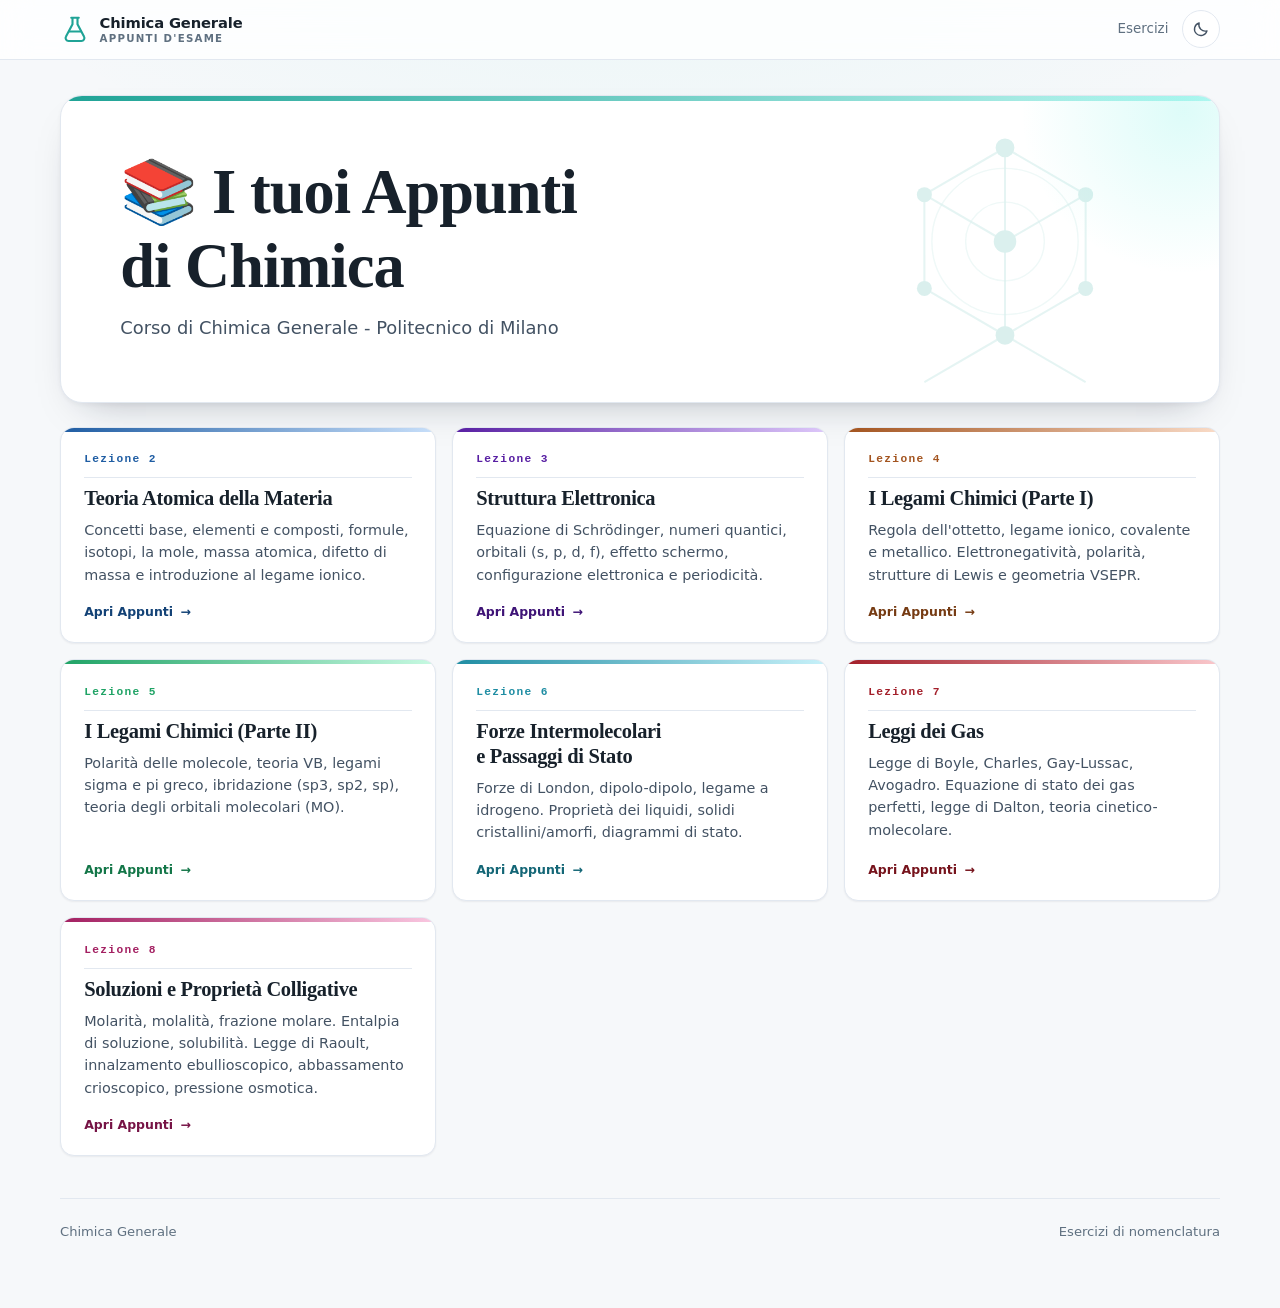
<file: index.html>
<!DOCTYPE html>
<html lang="it" data-hue="teal">
<head>
  <meta charset="UTF-8">
  <meta name="viewport" content="width=device-width, initial-scale=1.0">
  <title>Chimica Generale - Indice degli Appunti</title>
  <meta name="theme-color" content="#f6f8fa">
  <link rel="icon" href="assets/favicon.svg" type="image/svg+xml">
  <script>
    (function () {
      var savedTheme = null;
      try {
        savedTheme = localStorage.getItem("chimica-tema");
      } catch (error) {
        savedTheme = null;
      }
      var theme = savedTheme || (window.matchMedia("(prefers-color-scheme: dark)").matches ? "dark" : "light");
      document.documentElement.setAttribute("data-theme", theme);
    })();
  </script>
  <link rel="stylesheet" href="assets/css/style.css">
</head>
<body class="home">
  <a class="skip-link" href="#contenuto">Salta al contenuto</a>

  <div class="progress" aria-hidden="true">
    <span class="progress__bar" data-progress></span>
  </div>

  <header class="topbar">
    <div class="topbar__inner">
      <a class="brand" href="index.html">
        <svg class="brand__mark" viewBox="0 0 24 24" fill="none" stroke="currentColor" stroke-width="1.7" stroke-linecap="round" stroke-linejoin="round" aria-hidden="true">
          <path d="M9 3h6M10 3v5.2L4.8 18a2.4 2.4 0 0 0 2.1 3.6h10.2a2.4 2.4 0 0 0 2.1-3.6L14 8.2V3"/>
          <path d="M7.2 14h9.6"/>
        </svg>
        <span class="brand__text">
          <strong>Chimica Generale</strong>
          <span>Appunti d'esame</span>
        </span>
      </a>

      <nav class="breadcrumb" aria-label="Scorciatoie">
        <a href="nomenclatura.html">Esercizi</a>
      </nav>

      <button class="theme-toggle" type="button" data-theme-toggle aria-label="Passa al tema scuro" hidden>
        <svg class="icon icon--moon" viewBox="0 0 24 24" fill="none" stroke="currentColor" stroke-width="1.8" stroke-linecap="round" stroke-linejoin="round" aria-hidden="true">
          <path d="M20 14.5A8.5 8.5 0 0 1 9.5 4a8.5 8.5 0 1 0 10.5 10.5Z"/>
        </svg>
        <svg class="icon icon--sun" viewBox="0 0 24 24" fill="none" stroke="currentColor" stroke-width="1.8" stroke-linecap="round" stroke-linejoin="round" aria-hidden="true">
          <circle cx="12" cy="12" r="4"/>
          <path d="M12 2v2M12 20v2M4.9 4.9l1.4 1.4M17.7 17.7l1.4 1.4M2 12h2M20 12h2M4.9 19.1l1.4-1.4M17.7 6.3l1.4-1.4"/>
        </svg>
      </button>
    </div>
  </header>

  <main id="contenuto" class="page page--home">
    <header class="hero home-hero">
      <svg class="hero__art" viewBox="0 0 320 320" fill="none" aria-hidden="true" focusable="false">
        <g stroke="currentColor" stroke-width="2.2" opacity=".7">
          <path d="M160 52 246 102v100l-86 50-86-50V102z"/>
          <path d="M160 52v100m0 0-86-50m86 50 86-50m-86 50v100m0 0-86 50m86-50 86 50"/>
        </g>
        <g fill="currentColor">
          <circle cx="160" cy="52" r="10"/>
          <circle cx="246" cy="102" r="8"/>
          <circle cx="246" cy="202" r="8"/>
          <circle cx="160" cy="252" r="10"/>
          <circle cx="74" cy="202" r="8"/>
          <circle cx="74" cy="102" r="8"/>
          <circle cx="160" cy="152" r="12"/>
        </g>
        <g stroke="currentColor" stroke-width="1.5" opacity=".45">
          <circle cx="160" cy="152" r="42"/>
          <circle cx="160" cy="152" r="78"/>
        </g>
      </svg>

      <h1>📚 I tuoi Appunti di Chimica</h1>
      <p class="hero__lede">Corso di Chimica Generale - Politecnico di Milano</p>
    </header>

    <div class="lesson-grid">
      <a class="lesson-card" href="folder/ppt2.html" data-hue="blue">
        <span class="lesson-card__num">Lezione 2</span>
        <h2 class="lesson-card__title">Teoria Atomica della Materia</h2>
        <p class="lesson-card__desc">Concetti base, elementi e composti, formule, isotopi, la mole, massa atomica, difetto di massa e introduzione al legame ionico.</p>
        <div class="lesson-card__foot">
          <span class="lesson-card__cta">Apri Appunti <span class="lesson-card__arrow" aria-hidden="true">→</span></span>
        </div>
      </a>

      <a class="lesson-card" href="folder/ppt3.html" data-hue="violet">
        <span class="lesson-card__num">Lezione 3</span>
        <h2 class="lesson-card__title">Struttura Elettronica</h2>
        <p class="lesson-card__desc">Equazione di Schrödinger, numeri quantici, orbitali (s, p, d, f), effetto schermo, configurazione elettronica e periodicità.</p>
        <div class="lesson-card__foot">
          <span class="lesson-card__cta">Apri Appunti <span class="lesson-card__arrow" aria-hidden="true">→</span></span>
        </div>
      </a>

      <a class="lesson-card" href="folder/ppt4.html" data-hue="orange">
        <span class="lesson-card__num">Lezione 4</span>
        <h2 class="lesson-card__title">I Legami Chimici (Parte I)</h2>
        <p class="lesson-card__desc">Regola dell'ottetto, legame ionico, covalente e metallico. Elettronegatività, polarità, strutture di Lewis e geometria VSEPR.</p>
        <div class="lesson-card__foot">
          <span class="lesson-card__cta">Apri Appunti <span class="lesson-card__arrow" aria-hidden="true">→</span></span>
        </div>
      </a>

      <a class="lesson-card" href="folder/ppt5.html" data-hue="green">
        <span class="lesson-card__num">Lezione 5</span>
        <h2 class="lesson-card__title">I Legami Chimici (Parte II)</h2>
        <p class="lesson-card__desc">Polarità delle molecole, teoria VB, legami sigma e pi greco, ibridazione (sp3, sp2, sp), teoria degli orbitali molecolari (MO).</p>
        <div class="lesson-card__foot">
          <span class="lesson-card__cta">Apri Appunti <span class="lesson-card__arrow" aria-hidden="true">→</span></span>
        </div>
      </a>

      <a class="lesson-card" href="folder/ppt6.html" data-hue="cyan">
        <span class="lesson-card__num">Lezione 6</span>
        <h2 class="lesson-card__title">Forze Intermolecolari e Passaggi di Stato</h2>
        <p class="lesson-card__desc">Forze di London, dipolo-dipolo, legame a idrogeno. Proprietà dei liquidi, solidi cristallini/amorfi, diagrammi di stato.</p>
        <div class="lesson-card__foot">
          <span class="lesson-card__cta">Apri Appunti <span class="lesson-card__arrow" aria-hidden="true">→</span></span>
        </div>
      </a>

      <a class="lesson-card" href="folder/ppt7.html" data-hue="red">
        <span class="lesson-card__num">Lezione 7</span>
        <h2 class="lesson-card__title">Leggi dei Gas</h2>
        <p class="lesson-card__desc">Legge di Boyle, Charles, Gay-Lussac, Avogadro. Equazione di stato dei gas perfetti, legge di Dalton, teoria cinetico-molecolare.</p>
        <div class="lesson-card__foot">
          <span class="lesson-card__cta">Apri Appunti <span class="lesson-card__arrow" aria-hidden="true">→</span></span>
        </div>
      </a>

      <a class="lesson-card" href="folder/ppt8.html" data-hue="pink">
        <span class="lesson-card__num">Lezione 8</span>
        <h2 class="lesson-card__title">Soluzioni e Proprietà Colligative</h2>
        <p class="lesson-card__desc">Molarità, molalità, frazione molare. Entalpia di soluzione, solubilità. Legge di Raoult, innalzamento ebullioscopico, abbassamento crioscopico, pressione osmotica.</p>
        <div class="lesson-card__foot">
          <span class="lesson-card__cta">Apri Appunti <span class="lesson-card__arrow" aria-hidden="true">→</span></span>
        </div>
      </a>
    </div>

    <footer class="site-footer">
      <p>Chimica Generale</p>
      <p><a href="nomenclatura.html">Esercizi di nomenclatura</a></p>
    </footer>
  </main>

  <button class="to-top" type="button" data-to-top aria-label="Torna all'inizio della pagina">
    <svg viewBox="0 0 24 24" fill="none" stroke="currentColor" stroke-width="2" stroke-linecap="round" stroke-linejoin="round" aria-hidden="true">
      <path d="M12 19V5M5 12l7-7 7 7"/>
    </svg>
  </button>

  <script src="assets/js/ui.js"></script>
</body>
</html>
</file>
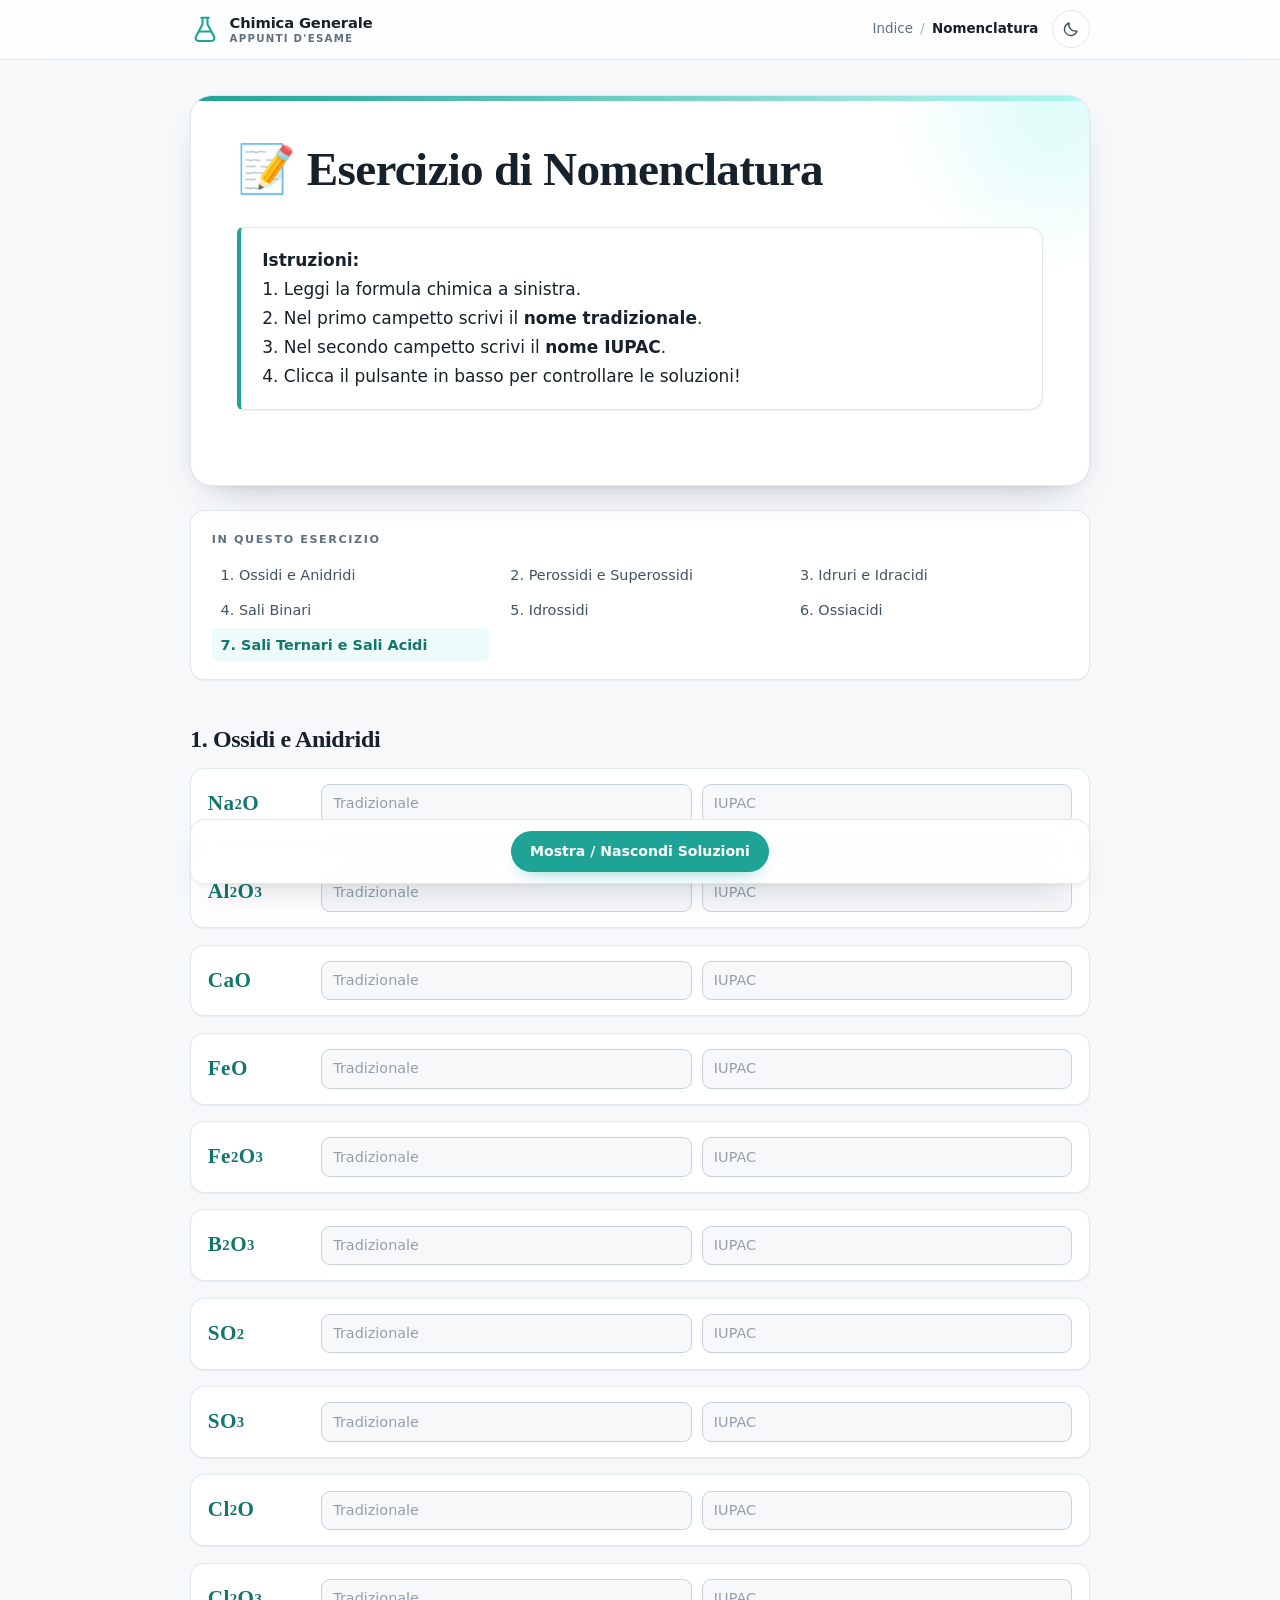
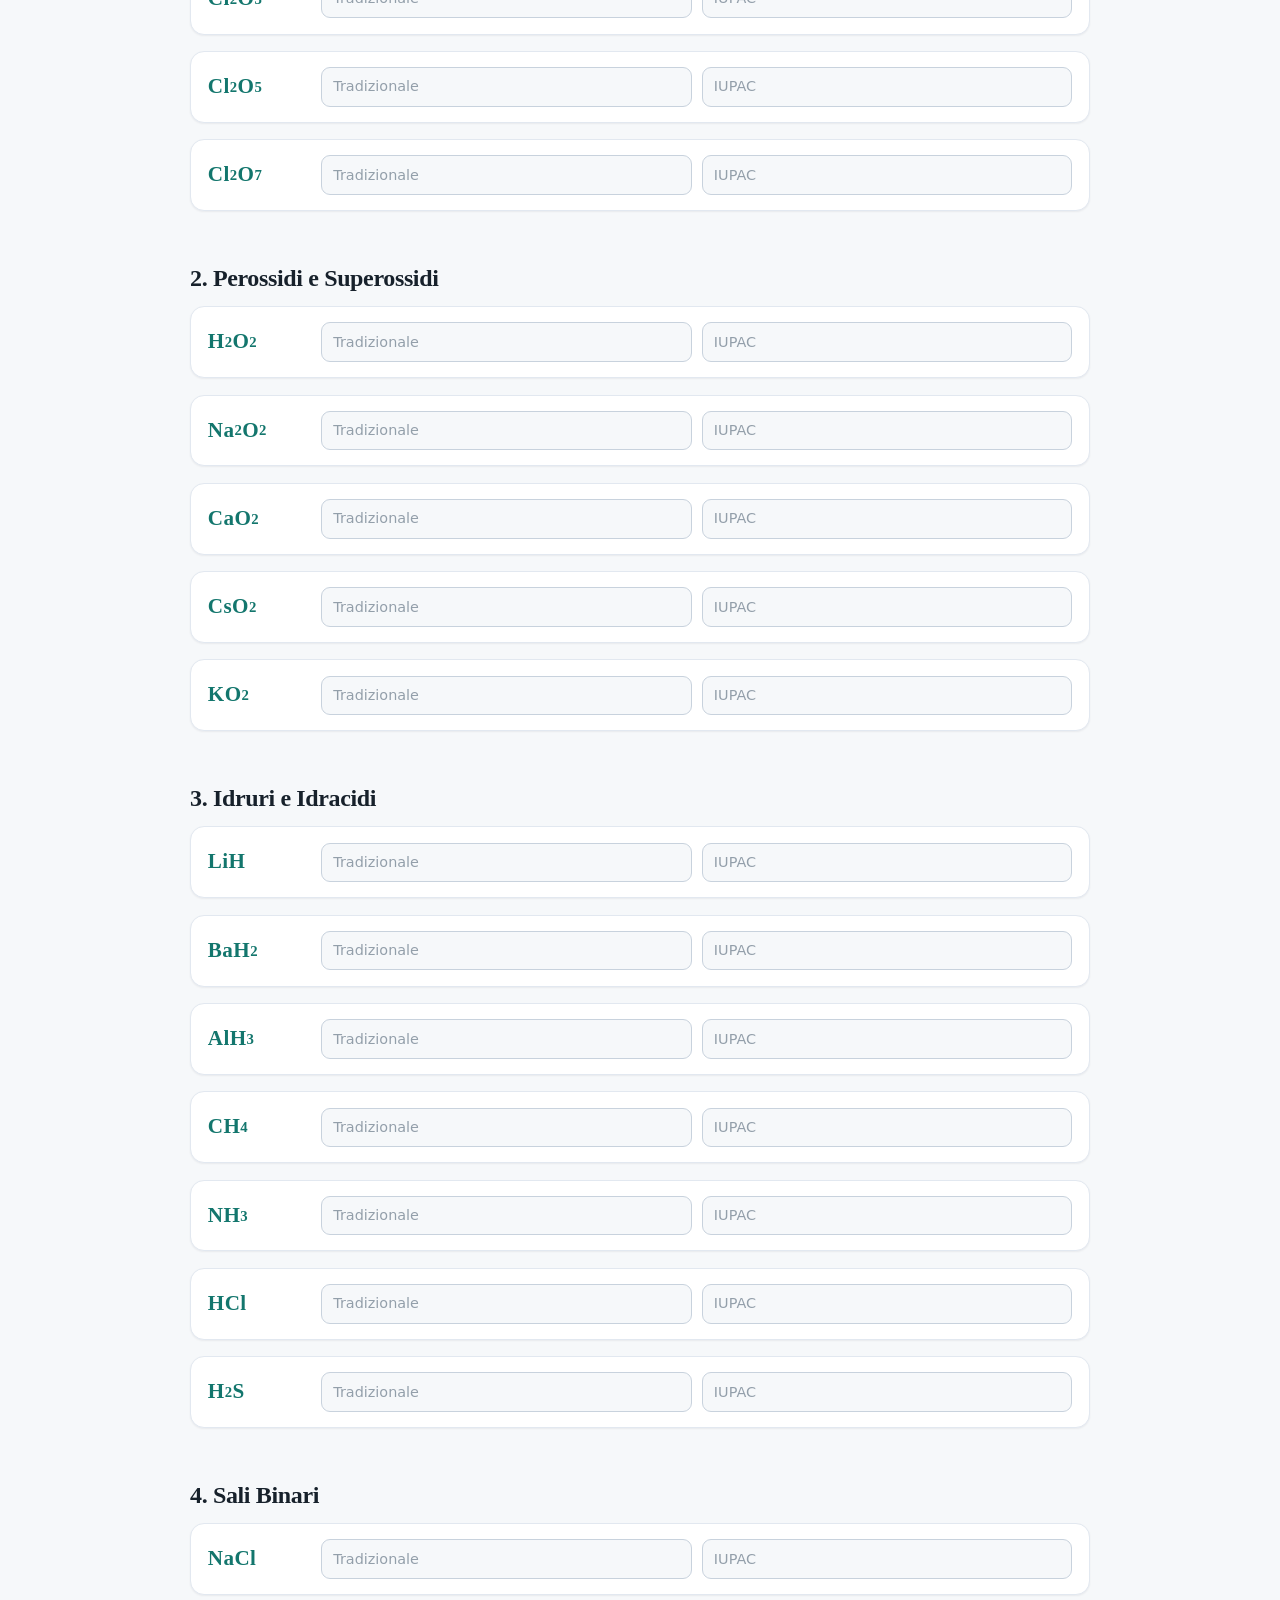
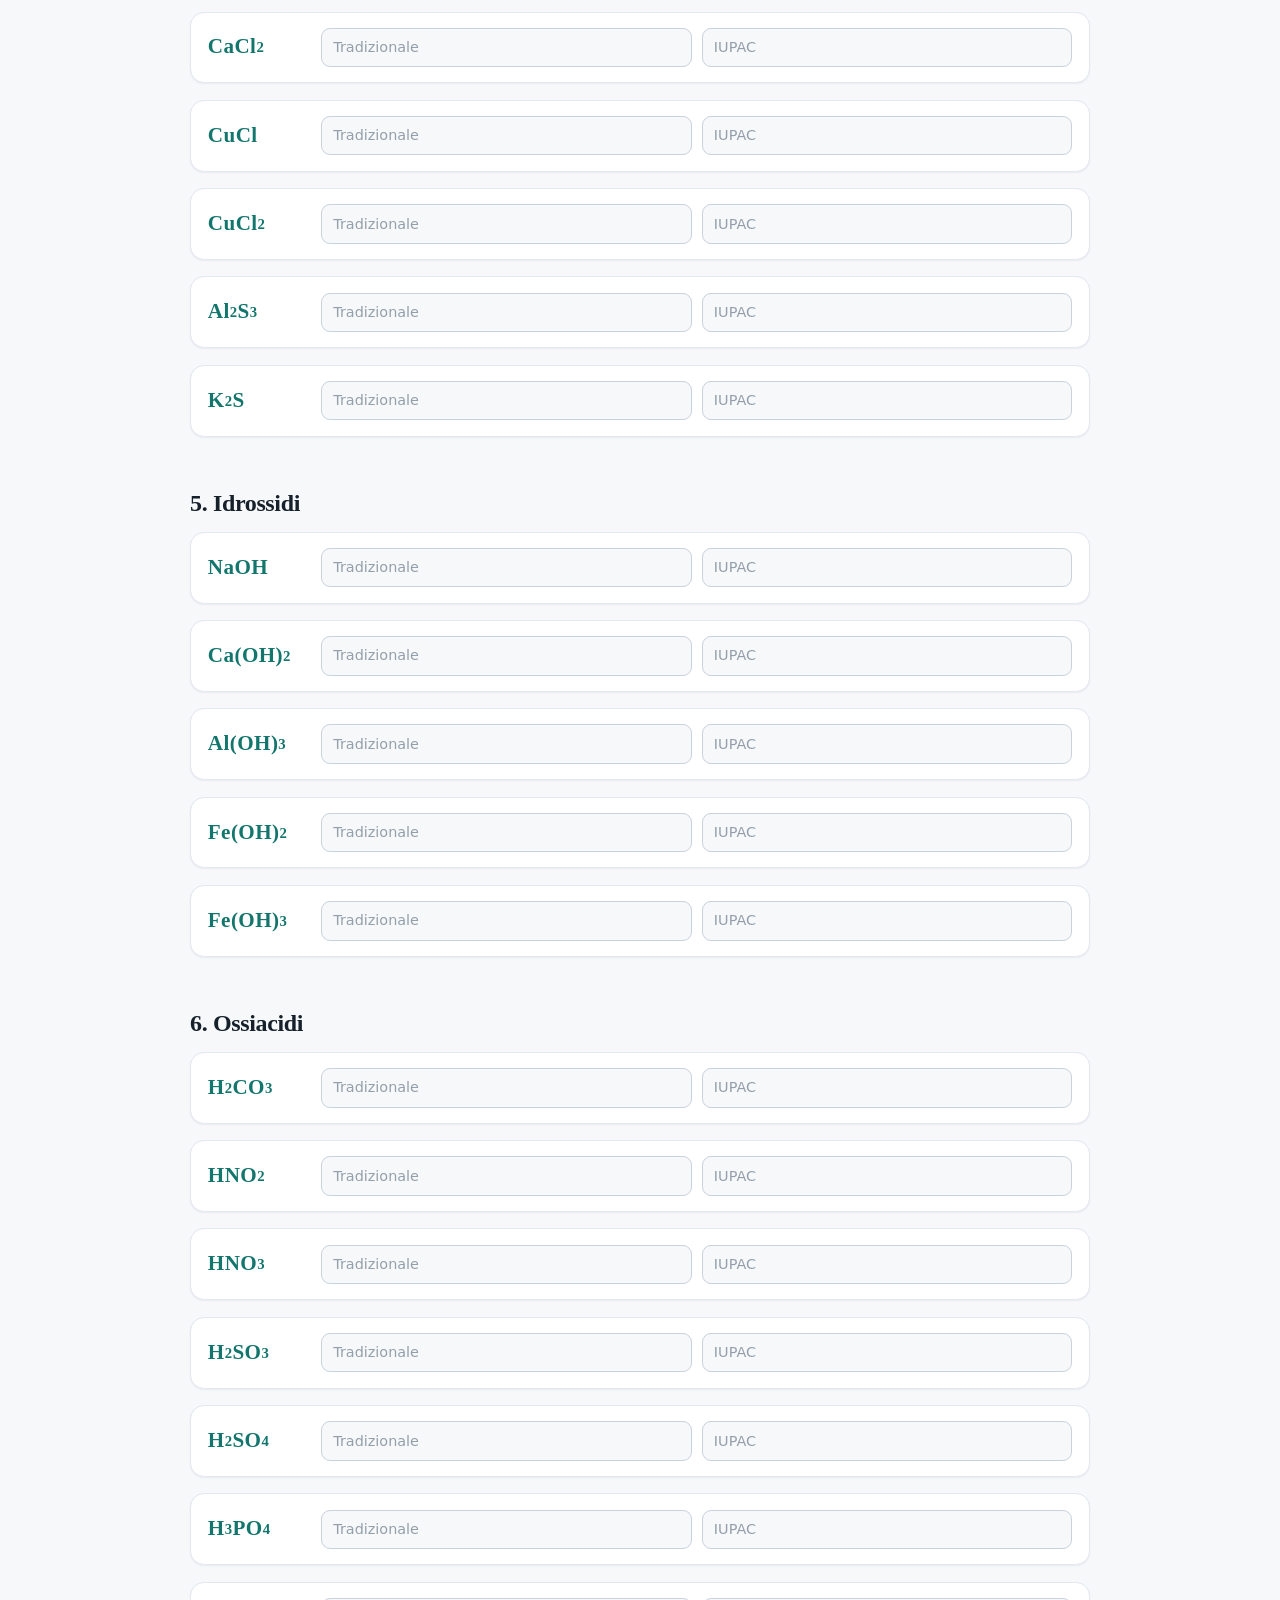
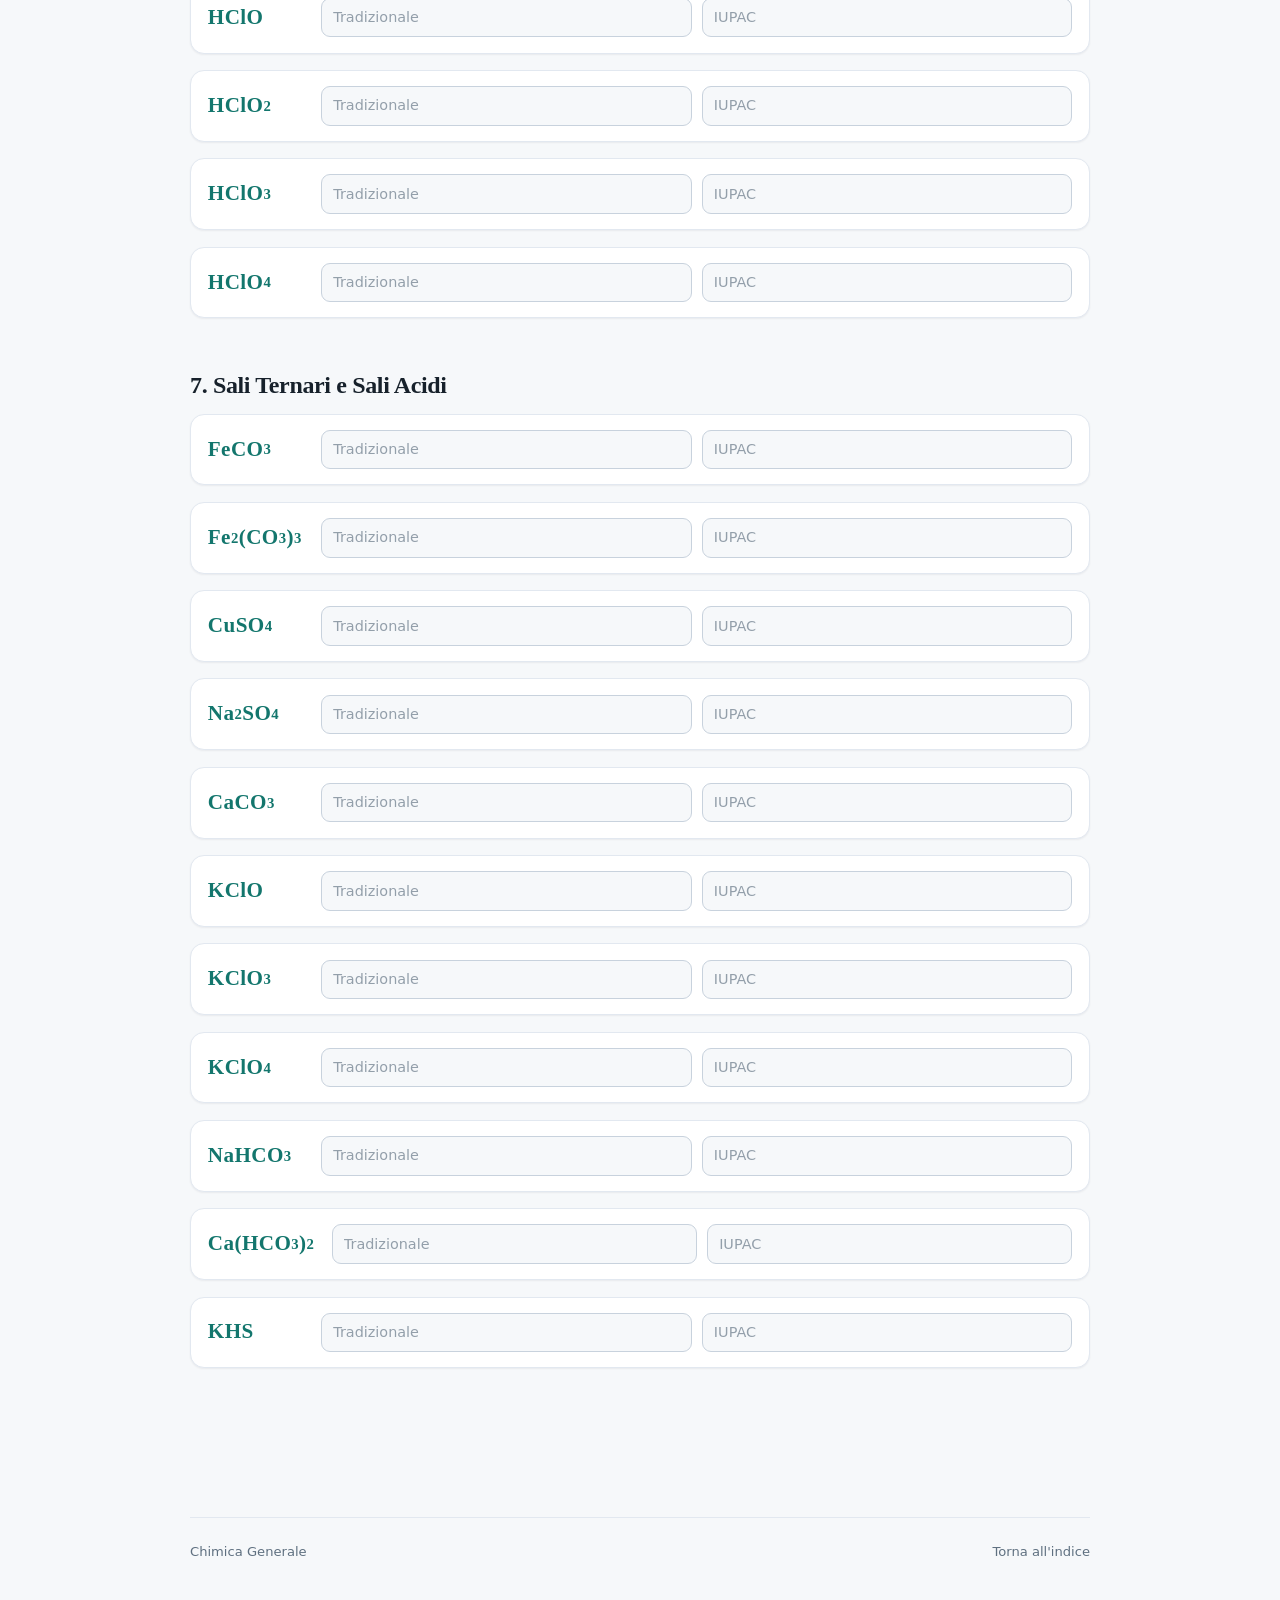
<file: nomenclatura.html>
<!DOCTYPE html>
<html lang="it" data-hue="teal">
<head>
  <meta charset="UTF-8">
  <meta name="viewport" content="width=device-width, initial-scale=1.0">
  <title>Esercizio di Nomenclatura Chimica</title>
  <meta name="theme-color" content="#f6f8fa">
  <link rel="icon" href="assets/favicon.svg" type="image/svg+xml">
  <script>
    (function () {
      var savedTheme = null;
      try {
        savedTheme = localStorage.getItem("chimica-tema");
      } catch (error) {
        savedTheme = null;
      }
      var theme = savedTheme || (window.matchMedia("(prefers-color-scheme: dark)").matches ? "dark" : "light");
      document.documentElement.setAttribute("data-theme", theme);
    })();
  </script>
  <link rel="stylesheet" href="assets/css/style.css">
</head>
<body class="exercise-page">
  <a class="skip-link" href="#contenuto">Salta al contenuto</a>

  <div class="progress" aria-hidden="true">
    <span class="progress__bar" data-progress></span>
  </div>

  <header class="topbar">
    <div class="topbar__inner">
      <a class="brand" href="index.html">
        <svg class="brand__mark" viewBox="0 0 24 24" fill="none" stroke="currentColor" stroke-width="1.7" stroke-linecap="round" stroke-linejoin="round" aria-hidden="true">
          <path d="M9 3h6M10 3v5.2L4.8 18a2.4 2.4 0 0 0 2.1 3.6h10.2a2.4 2.4 0 0 0 2.1-3.6L14 8.2V3"/>
          <path d="M7.2 14h9.6"/>
        </svg>
        <span class="brand__text">
          <strong>Chimica Generale</strong>
          <span>Appunti d'esame</span>
        </span>
      </a>

      <nav class="breadcrumb" aria-label="Percorso di navigazione">
        <a href="index.html">Indice</a>
        <span class="breadcrumb__sep" aria-hidden="true">/</span>
        <span aria-current="page">Nomenclatura</span>
      </nav>

      <button class="theme-toggle" type="button" data-theme-toggle aria-label="Passa al tema scuro" hidden>
        <svg class="icon icon--moon" viewBox="0 0 24 24" fill="none" stroke="currentColor" stroke-width="1.8" stroke-linecap="round" stroke-linejoin="round" aria-hidden="true">
          <path d="M20 14.5A8.5 8.5 0 0 1 9.5 4a8.5 8.5 0 1 0 10.5 10.5Z"/>
        </svg>
        <svg class="icon icon--sun" viewBox="0 0 24 24" fill="none" stroke="currentColor" stroke-width="1.8" stroke-linecap="round" stroke-linejoin="round" aria-hidden="true">
          <circle cx="12" cy="12" r="4"/>
          <path d="M12 2v2M12 20v2M4.9 4.9l1.4 1.4M17.7 17.7l1.4 1.4M2 12h2M20 12h2M4.9 19.1l1.4-1.4M17.7 6.3l1.4-1.4"/>
        </svg>
      </button>
    </div>
  </header>

  <main id="contenuto" class="page">
    <div class="exercise" id="exercise-container">
      <header class="hero">
        <h1>📝 Esercizio di Nomenclatura</h1>
        <aside class="callout">
          <strong>Istruzioni:</strong><br>
        1. Leggi la formula chimica a sinistra.<br>
        2. Nel primo campetto scrivi il <strong>nome tradizionale</strong>.<br>
        3. Nel secondo campetto scrivi il <strong>nome IUPAC</strong>.<br>
        4. Clicca il pulsante in basso per controllare le soluzioni!
        </aside>
      </header>

      <nav class="toc" data-toc aria-label="Indice dell'esercizio">
        <p class="toc__title">In questo esercizio</p>
        <ol class="toc__list">
          <li><a href="#ex-sez-1">1. Ossidi e Anidridi</a></li>
          <li><a href="#ex-sez-2">2. Perossidi e Superossidi</a></li>
          <li><a href="#ex-sez-3">3. Idruri e Idracidi</a></li>
          <li><a href="#ex-sez-4">4. Sali Binari</a></li>
          <li><a href="#ex-sez-5">5. Idrossidi</a></li>
          <li><a href="#ex-sez-6">6. Ossiacidi</a></li>
          <li><a href="#ex-sez-7">7. Sali Ternari e Sali Acidi</a></li>
        </ol>
      </nav>

      <section class="ex-section" id="ex-sez-1">
        <h2>1. Ossidi e Anidridi</h2>
        <ul class="ex-list">
          <li class="ex-item">
            <div class="ex-item__formula">Na<sub>2</sub>O</div>
            <div class="ex-item__fields">
              <input class="field__input" type="text" placeholder="Tradizionale" aria-label="Nome tradizionale per Na2O">
              <input class="field__input" type="text" placeholder="IUPAC" aria-label="Nome IUPAC per Na2O">
            </div>
            <div class="ex-item__answer">Ossido di sodio / Monossido di disodio</div>
          </li>
          <li class="ex-item">
            <div class="ex-item__formula">Al<sub>2</sub>O<sub>3</sub></div>
            <div class="ex-item__fields">
              <input class="field__input" type="text" placeholder="Tradizionale" aria-label="Nome tradizionale per Al2O3">
              <input class="field__input" type="text" placeholder="IUPAC" aria-label="Nome IUPAC per Al2O3">
            </div>
            <div class="ex-item__answer">Ossido di alluminio / Triossido di dialluminio</div>
          </li>
          <li class="ex-item">
            <div class="ex-item__formula">CaO</div>
            <div class="ex-item__fields">
              <input class="field__input" type="text" placeholder="Tradizionale" aria-label="Nome tradizionale per CaO">
              <input class="field__input" type="text" placeholder="IUPAC" aria-label="Nome IUPAC per CaO">
            </div>
            <div class="ex-item__answer">Ossido di calcio / Monossido di calcio</div>
          </li>
          <li class="ex-item">
            <div class="ex-item__formula">FeO</div>
            <div class="ex-item__fields">
              <input class="field__input" type="text" placeholder="Tradizionale" aria-label="Nome tradizionale per FeO">
              <input class="field__input" type="text" placeholder="IUPAC" aria-label="Nome IUPAC per FeO">
            </div>
            <div class="ex-item__answer">Ossido ferroso / Ossido di ferro(II) o Monossido di ferro</div>
          </li>
          <li class="ex-item">
            <div class="ex-item__formula">Fe<sub>2</sub>O<sub>3</sub></div>
            <div class="ex-item__fields">
              <input class="field__input" type="text" placeholder="Tradizionale" aria-label="Nome tradizionale per Fe2O3">
              <input class="field__input" type="text" placeholder="IUPAC" aria-label="Nome IUPAC per Fe2O3">
            </div>
            <div class="ex-item__answer">Ossido ferrico / Ossido di ferro(III) o Triossido di diferro</div>
          </li>
          <li class="ex-item">
            <div class="ex-item__formula">B<sub>2</sub>O<sub>3</sub></div>
            <div class="ex-item__fields">
              <input class="field__input" type="text" placeholder="Tradizionale" aria-label="Nome tradizionale per B2O3">
              <input class="field__input" type="text" placeholder="IUPAC" aria-label="Nome IUPAC per B2O3">
            </div>
            <div class="ex-item__answer">Anidride borica / Triossido di diboro</div>
          </li>
          <li class="ex-item">
            <div class="ex-item__formula">SO<sub>2</sub></div>
            <div class="ex-item__fields">
              <input class="field__input" type="text" placeholder="Tradizionale" aria-label="Nome tradizionale per SO2">
              <input class="field__input" type="text" placeholder="IUPAC" aria-label="Nome IUPAC per SO2">
            </div>
            <div class="ex-item__answer">Anidride solforosa / Diossido di zolfo</div>
          </li>
          <li class="ex-item">
            <div class="ex-item__formula">SO<sub>3</sub></div>
            <div class="ex-item__fields">
              <input class="field__input" type="text" placeholder="Tradizionale" aria-label="Nome tradizionale per SO3">
              <input class="field__input" type="text" placeholder="IUPAC" aria-label="Nome IUPAC per SO3">
            </div>
            <div class="ex-item__answer">Anidride solforica / Triossido di zolfo</div>
          </li>
          <li class="ex-item">
            <div class="ex-item__formula">Cl<sub>2</sub>O</div>
            <div class="ex-item__fields">
              <input class="field__input" type="text" placeholder="Tradizionale" aria-label="Nome tradizionale per Cl2O">
              <input class="field__input" type="text" placeholder="IUPAC" aria-label="Nome IUPAC per Cl2O">
            </div>
            <div class="ex-item__answer">Anidride ipoclorosa / Monossido di dicloro</div>
          </li>
          <li class="ex-item">
            <div class="ex-item__formula">Cl<sub>2</sub>O<sub>3</sub></div>
            <div class="ex-item__fields">
              <input class="field__input" type="text" placeholder="Tradizionale" aria-label="Nome tradizionale per Cl2O3">
              <input class="field__input" type="text" placeholder="IUPAC" aria-label="Nome IUPAC per Cl2O3">
            </div>
            <div class="ex-item__answer">Anidride clorosa / Triossido di dicloro</div>
          </li>
          <li class="ex-item">
            <div class="ex-item__formula">Cl<sub>2</sub>O<sub>5</sub></div>
            <div class="ex-item__fields">
              <input class="field__input" type="text" placeholder="Tradizionale" aria-label="Nome tradizionale per Cl2O5">
              <input class="field__input" type="text" placeholder="IUPAC" aria-label="Nome IUPAC per Cl2O5">
            </div>
            <div class="ex-item__answer">Anidride clorica / Pentaossido di dicloro</div>
          </li>
          <li class="ex-item">
            <div class="ex-item__formula">Cl<sub>2</sub>O<sub>7</sub></div>
            <div class="ex-item__fields">
              <input class="field__input" type="text" placeholder="Tradizionale" aria-label="Nome tradizionale per Cl2O7">
              <input class="field__input" type="text" placeholder="IUPAC" aria-label="Nome IUPAC per Cl2O7">
            </div>
            <div class="ex-item__answer">Anidride perclorica / Eptaossido di dicloro</div>
          </li>
        </ul>
      </section>
      <section class="ex-section" id="ex-sez-2">
        <h2>2. Perossidi e Superossidi</h2>
        <ul class="ex-list">
          <li class="ex-item">
            <div class="ex-item__formula">H<sub>2</sub>O<sub>2</sub></div>
            <div class="ex-item__fields">
              <input class="field__input" type="text" placeholder="Tradizionale" aria-label="Nome tradizionale per H2O2">
              <input class="field__input" type="text" placeholder="IUPAC" aria-label="Nome IUPAC per H2O2">
            </div>
            <div class="ex-item__answer">Perossido di idrogeno (Acqua ossigenata) / Perossido di idrogeno</div>
          </li>
          <li class="ex-item">
            <div class="ex-item__formula">Na<sub>2</sub>O<sub>2</sub></div>
            <div class="ex-item__fields">
              <input class="field__input" type="text" placeholder="Tradizionale" aria-label="Nome tradizionale per Na2O2">
              <input class="field__input" type="text" placeholder="IUPAC" aria-label="Nome IUPAC per Na2O2">
            </div>
            <div class="ex-item__answer">Perossido di sodio / Perossido di disodio</div>
          </li>
          <li class="ex-item">
            <div class="ex-item__formula">CaO<sub>2</sub></div>
            <div class="ex-item__fields">
              <input class="field__input" type="text" placeholder="Tradizionale" aria-label="Nome tradizionale per CaO2">
              <input class="field__input" type="text" placeholder="IUPAC" aria-label="Nome IUPAC per CaO2">
            </div>
            <div class="ex-item__answer">Perossido di calcio / Perossido di calcio</div>
          </li>
          <li class="ex-item">
            <div class="ex-item__formula">CsO<sub>2</sub></div>
            <div class="ex-item__fields">
              <input class="field__input" type="text" placeholder="Tradizionale" aria-label="Nome tradizionale per CsO2">
              <input class="field__input" type="text" placeholder="IUPAC" aria-label="Nome IUPAC per CsO2">
            </div>
            <div class="ex-item__answer">Superossido di cesio / Superossido di cesio</div>
          </li>
          <li class="ex-item">
            <div class="ex-item__formula">KO<sub>2</sub></div>
            <div class="ex-item__fields">
              <input class="field__input" type="text" placeholder="Tradizionale" aria-label="Nome tradizionale per KO2">
              <input class="field__input" type="text" placeholder="IUPAC" aria-label="Nome IUPAC per KO2">
            </div>
            <div class="ex-item__answer">Superossido di potassio / Superossido di potassio</div>
          </li>
        </ul>
      </section>
      <section class="ex-section" id="ex-sez-3">
        <h2>3. Idruri e Idracidi</h2>
        <ul class="ex-list">
          <li class="ex-item">
            <div class="ex-item__formula">LiH</div>
            <div class="ex-item__fields">
              <input class="field__input" type="text" placeholder="Tradizionale" aria-label="Nome tradizionale per LiH">
              <input class="field__input" type="text" placeholder="IUPAC" aria-label="Nome IUPAC per LiH">
            </div>
            <div class="ex-item__answer">Idruro di litio / Idruro di litio</div>
          </li>
          <li class="ex-item">
            <div class="ex-item__formula">BaH<sub>2</sub></div>
            <div class="ex-item__fields">
              <input class="field__input" type="text" placeholder="Tradizionale" aria-label="Nome tradizionale per BaH2">
              <input class="field__input" type="text" placeholder="IUPAC" aria-label="Nome IUPAC per BaH2">
            </div>
            <div class="ex-item__answer">Idruro di bario / Diidruro di bario</div>
          </li>
          <li class="ex-item">
            <div class="ex-item__formula">AlH<sub>3</sub></div>
            <div class="ex-item__fields">
              <input class="field__input" type="text" placeholder="Tradizionale" aria-label="Nome tradizionale per AlH3">
              <input class="field__input" type="text" placeholder="IUPAC" aria-label="Nome IUPAC per AlH3">
            </div>
            <div class="ex-item__answer">Idruro di alluminio / Triidruro di alluminio</div>
          </li>
          <li class="ex-item">
            <div class="ex-item__formula">CH<sub>4</sub></div>
            <div class="ex-item__fields">
              <input class="field__input" type="text" placeholder="Tradizionale" aria-label="Nome tradizionale per CH4">
              <input class="field__input" type="text" placeholder="IUPAC" aria-label="Nome IUPAC per CH4">
            </div>
            <div class="ex-item__answer">Metano / Tetraidruro di carbonio</div>
          </li>
          <li class="ex-item">
            <div class="ex-item__formula">NH<sub>3</sub></div>
            <div class="ex-item__fields">
              <input class="field__input" type="text" placeholder="Tradizionale" aria-label="Nome tradizionale per NH3">
              <input class="field__input" type="text" placeholder="IUPAC" aria-label="Nome IUPAC per NH3">
            </div>
            <div class="ex-item__answer">Ammoniaca / Triidruro di azoto</div>
          </li>
          <li class="ex-item">
            <div class="ex-item__formula">HCl</div>
            <div class="ex-item__fields">
              <input class="field__input" type="text" placeholder="Tradizionale" aria-label="Nome tradizionale per HCl">
              <input class="field__input" type="text" placeholder="IUPAC" aria-label="Nome IUPAC per HCl">
            </div>
            <div class="ex-item__answer">Acido cloridrico / Cloruro di idrogeno</div>
          </li>
          <li class="ex-item">
            <div class="ex-item__formula">H<sub>2</sub>S</div>
            <div class="ex-item__fields">
              <input class="field__input" type="text" placeholder="Tradizionale" aria-label="Nome tradizionale per H2S">
              <input class="field__input" type="text" placeholder="IUPAC" aria-label="Nome IUPAC per H2S">
            </div>
            <div class="ex-item__answer">Acido solfidrico / Solfuro di diidrogeno</div>
          </li>
        </ul>
      </section>
      <section class="ex-section" id="ex-sez-4">
        <h2>4. Sali Binari</h2>
        <ul class="ex-list">
          <li class="ex-item">
            <div class="ex-item__formula">NaCl</div>
            <div class="ex-item__fields">
              <input class="field__input" type="text" placeholder="Tradizionale" aria-label="Nome tradizionale per NaCl">
              <input class="field__input" type="text" placeholder="IUPAC" aria-label="Nome IUPAC per NaCl">
            </div>
            <div class="ex-item__answer">Cloruro di sodio / Monocloruro di sodio</div>
          </li>
          <li class="ex-item">
            <div class="ex-item__formula">CaCl<sub>2</sub></div>
            <div class="ex-item__fields">
              <input class="field__input" type="text" placeholder="Tradizionale" aria-label="Nome tradizionale per CaCl2">
              <input class="field__input" type="text" placeholder="IUPAC" aria-label="Nome IUPAC per CaCl2">
            </div>
            <div class="ex-item__answer">Cloruro di calcio / Dicloruro di calcio</div>
          </li>
          <li class="ex-item">
            <div class="ex-item__formula">CuCl</div>
            <div class="ex-item__fields">
              <input class="field__input" type="text" placeholder="Tradizionale" aria-label="Nome tradizionale per CuCl">
              <input class="field__input" type="text" placeholder="IUPAC" aria-label="Nome IUPAC per CuCl">
            </div>
            <div class="ex-item__answer">Cloruro rameoso / Monocloruro di rame</div>
          </li>
          <li class="ex-item">
            <div class="ex-item__formula">CuCl<sub>2</sub></div>
            <div class="ex-item__fields">
              <input class="field__input" type="text" placeholder="Tradizionale" aria-label="Nome tradizionale per CuCl2">
              <input class="field__input" type="text" placeholder="IUPAC" aria-label="Nome IUPAC per CuCl2">
            </div>
            <div class="ex-item__answer">Cloruro rameico / Dicloruro di rame</div>
          </li>
          <li class="ex-item">
            <div class="ex-item__formula">Al<sub>2</sub>S<sub>3</sub></div>
            <div class="ex-item__fields">
              <input class="field__input" type="text" placeholder="Tradizionale" aria-label="Nome tradizionale per Al2S3">
              <input class="field__input" type="text" placeholder="IUPAC" aria-label="Nome IUPAC per Al2S3">
            </div>
            <div class="ex-item__answer">Solfuro di alluminio / Trisolfuro di dialluminio</div>
          </li>
          <li class="ex-item">
            <div class="ex-item__formula">K<sub>2</sub>S</div>
            <div class="ex-item__fields">
              <input class="field__input" type="text" placeholder="Tradizionale" aria-label="Nome tradizionale per K2S">
              <input class="field__input" type="text" placeholder="IUPAC" aria-label="Nome IUPAC per K2S">
            </div>
            <div class="ex-item__answer">Solfuro di potassio / Monosolfuro di dipotassio</div>
          </li>
        </ul>
      </section>
      <section class="ex-section" id="ex-sez-5">
        <h2>5. Idrossidi</h2>
        <ul class="ex-list">
          <li class="ex-item">
            <div class="ex-item__formula">NaOH</div>
            <div class="ex-item__fields">
              <input class="field__input" type="text" placeholder="Tradizionale" aria-label="Nome tradizionale per NaOH">
              <input class="field__input" type="text" placeholder="IUPAC" aria-label="Nome IUPAC per NaOH">
            </div>
            <div class="ex-item__answer">Idrossido di sodio / Monoidrossido di sodio</div>
          </li>
          <li class="ex-item">
            <div class="ex-item__formula">Ca(OH)<sub>2</sub></div>
            <div class="ex-item__fields">
              <input class="field__input" type="text" placeholder="Tradizionale" aria-label="Nome tradizionale per Ca(OH)2">
              <input class="field__input" type="text" placeholder="IUPAC" aria-label="Nome IUPAC per Ca(OH)2">
            </div>
            <div class="ex-item__answer">Idrossido di calcio / Diidrossido di calcio</div>
          </li>
          <li class="ex-item">
            <div class="ex-item__formula">Al(OH)<sub>3</sub></div>
            <div class="ex-item__fields">
              <input class="field__input" type="text" placeholder="Tradizionale" aria-label="Nome tradizionale per Al(OH)3">
              <input class="field__input" type="text" placeholder="IUPAC" aria-label="Nome IUPAC per Al(OH)3">
            </div>
            <div class="ex-item__answer">Idrossido di alluminio / Triidrossido di alluminio</div>
          </li>
          <li class="ex-item">
            <div class="ex-item__formula">Fe(OH)<sub>2</sub></div>
            <div class="ex-item__fields">
              <input class="field__input" type="text" placeholder="Tradizionale" aria-label="Nome tradizionale per Fe(OH)2">
              <input class="field__input" type="text" placeholder="IUPAC" aria-label="Nome IUPAC per Fe(OH)2">
            </div>
            <div class="ex-item__answer">Idrossido ferroso / Diidrossido di ferro</div>
          </li>
          <li class="ex-item">
            <div class="ex-item__formula">Fe(OH)<sub>3</sub></div>
            <div class="ex-item__fields">
              <input class="field__input" type="text" placeholder="Tradizionale" aria-label="Nome tradizionale per Fe(OH)3">
              <input class="field__input" type="text" placeholder="IUPAC" aria-label="Nome IUPAC per Fe(OH)3">
            </div>
            <div class="ex-item__answer">Idrossido ferrico / Triidrossido di ferro</div>
          </li>
        </ul>
      </section>
      <section class="ex-section" id="ex-sez-6">
        <h2>6. Ossiacidi</h2>
        <ul class="ex-list">
          <li class="ex-item">
            <div class="ex-item__formula">H<sub>2</sub>CO<sub>3</sub></div>
            <div class="ex-item__fields">
              <input class="field__input" type="text" placeholder="Tradizionale" aria-label="Nome tradizionale per H2CO3">
              <input class="field__input" type="text" placeholder="IUPAC" aria-label="Nome IUPAC per H2CO3">
            </div>
            <div class="ex-item__answer">Acido carbonico / Acido triossocarbonico</div>
          </li>
          <li class="ex-item">
            <div class="ex-item__formula">HNO<sub>2</sub></div>
            <div class="ex-item__fields">
              <input class="field__input" type="text" placeholder="Tradizionale" aria-label="Nome tradizionale per HNO2">
              <input class="field__input" type="text" placeholder="IUPAC" aria-label="Nome IUPAC per HNO2">
            </div>
            <div class="ex-item__answer">Acido nitroso / Acido diossonitrico(III)</div>
          </li>
          <li class="ex-item">
            <div class="ex-item__formula">HNO<sub>3</sub></div>
            <div class="ex-item__fields">
              <input class="field__input" type="text" placeholder="Tradizionale" aria-label="Nome tradizionale per HNO3">
              <input class="field__input" type="text" placeholder="IUPAC" aria-label="Nome IUPAC per HNO3">
            </div>
            <div class="ex-item__answer">Acido nitrico / Acido triossonitrico(V)</div>
          </li>
          <li class="ex-item">
            <div class="ex-item__formula">H<sub>2</sub>SO<sub>3</sub></div>
            <div class="ex-item__fields">
              <input class="field__input" type="text" placeholder="Tradizionale" aria-label="Nome tradizionale per H2SO3">
              <input class="field__input" type="text" placeholder="IUPAC" aria-label="Nome IUPAC per H2SO3">
            </div>
            <div class="ex-item__answer">Acido solforoso / Acido triossosolforico(IV)</div>
          </li>
          <li class="ex-item">
            <div class="ex-item__formula">H<sub>2</sub>SO<sub>4</sub></div>
            <div class="ex-item__fields">
              <input class="field__input" type="text" placeholder="Tradizionale" aria-label="Nome tradizionale per H2SO4">
              <input class="field__input" type="text" placeholder="IUPAC" aria-label="Nome IUPAC per H2SO4">
            </div>
            <div class="ex-item__answer">Acido solforico / Acido tetraossosolforico(VI)</div>
          </li>
          <li class="ex-item">
            <div class="ex-item__formula">H<sub>3</sub>PO<sub>4</sub></div>
            <div class="ex-item__fields">
              <input class="field__input" type="text" placeholder="Tradizionale" aria-label="Nome tradizionale per H3PO4">
              <input class="field__input" type="text" placeholder="IUPAC" aria-label="Nome IUPAC per H3PO4">
            </div>
            <div class="ex-item__answer">Acido (orto)fosforico / Acido tetraossofosforico(V)</div>
          </li>
          <li class="ex-item">
            <div class="ex-item__formula">HClO</div>
            <div class="ex-item__fields">
              <input class="field__input" type="text" placeholder="Tradizionale" aria-label="Nome tradizionale per HClO">
              <input class="field__input" type="text" placeholder="IUPAC" aria-label="Nome IUPAC per HClO">
            </div>
            <div class="ex-item__answer">Acido ipocloroso / Acido monossoclorico(I)</div>
          </li>
          <li class="ex-item">
            <div class="ex-item__formula">HClO<sub>2</sub></div>
            <div class="ex-item__fields">
              <input class="field__input" type="text" placeholder="Tradizionale" aria-label="Nome tradizionale per HClO2">
              <input class="field__input" type="text" placeholder="IUPAC" aria-label="Nome IUPAC per HClO2">
            </div>
            <div class="ex-item__answer">Acido cloroso / Acido diossoclorico(III)</div>
          </li>
          <li class="ex-item">
            <div class="ex-item__formula">HClO<sub>3</sub></div>
            <div class="ex-item__fields">
              <input class="field__input" type="text" placeholder="Tradizionale" aria-label="Nome tradizionale per HClO3">
              <input class="field__input" type="text" placeholder="IUPAC" aria-label="Nome IUPAC per HClO3">
            </div>
            <div class="ex-item__answer">Acido clorico / Acido triossoclorico(V)</div>
          </li>
          <li class="ex-item">
            <div class="ex-item__formula">HClO<sub>4</sub></div>
            <div class="ex-item__fields">
              <input class="field__input" type="text" placeholder="Tradizionale" aria-label="Nome tradizionale per HClO4">
              <input class="field__input" type="text" placeholder="IUPAC" aria-label="Nome IUPAC per HClO4">
            </div>
            <div class="ex-item__answer">Acido perclorico / Acido tetraossoclorico(VII)</div>
          </li>
        </ul>
      </section>
      <section class="ex-section" id="ex-sez-7">
        <h2>7. Sali Ternari e Sali Acidi</h2>
        <ul class="ex-list">
          <li class="ex-item">
            <div class="ex-item__formula">FeCO<sub>3</sub></div>
            <div class="ex-item__fields">
              <input class="field__input" type="text" placeholder="Tradizionale" aria-label="Nome tradizionale per FeCO3">
              <input class="field__input" type="text" placeholder="IUPAC" aria-label="Nome IUPAC per FeCO3">
            </div>
            <div class="ex-item__answer">Carbonato ferroso / Triossocarbonato di ferro(II)</div>
          </li>
          <li class="ex-item">
            <div class="ex-item__formula">Fe<sub>2</sub>(CO<sub>3</sub>)<sub>3</sub></div>
            <div class="ex-item__fields">
              <input class="field__input" type="text" placeholder="Tradizionale" aria-label="Nome tradizionale per Fe2(CO3)3">
              <input class="field__input" type="text" placeholder="IUPAC" aria-label="Nome IUPAC per Fe2(CO3)3">
            </div>
            <div class="ex-item__answer">Carbonato ferrico / Triossocarbonato di diferro(III)</div>
          </li>
          <li class="ex-item">
            <div class="ex-item__formula">CuSO<sub>4</sub></div>
            <div class="ex-item__fields">
              <input class="field__input" type="text" placeholder="Tradizionale" aria-label="Nome tradizionale per CuSO4">
              <input class="field__input" type="text" placeholder="IUPAC" aria-label="Nome IUPAC per CuSO4">
            </div>
            <div class="ex-item__answer">Solfato rameico / Tetraossosolfato(VI) di rame(II)</div>
          </li>
          <li class="ex-item">
            <div class="ex-item__formula">Na<sub>2</sub>SO<sub>4</sub></div>
            <div class="ex-item__fields">
              <input class="field__input" type="text" placeholder="Tradizionale" aria-label="Nome tradizionale per Na2SO4">
              <input class="field__input" type="text" placeholder="IUPAC" aria-label="Nome IUPAC per Na2SO4">
            </div>
            <div class="ex-item__answer">Solfato di sodio / Tetraossosolfato(VI) di disodio</div>
          </li>
          <li class="ex-item">
            <div class="ex-item__formula">CaCO<sub>3</sub></div>
            <div class="ex-item__fields">
              <input class="field__input" type="text" placeholder="Tradizionale" aria-label="Nome tradizionale per CaCO3">
              <input class="field__input" type="text" placeholder="IUPAC" aria-label="Nome IUPAC per CaCO3">
            </div>
            <div class="ex-item__answer">Carbonato di calcio / Triossocarbonato di calcio</div>
          </li>
          <li class="ex-item">
            <div class="ex-item__formula">KClO</div>
            <div class="ex-item__fields">
              <input class="field__input" type="text" placeholder="Tradizionale" aria-label="Nome tradizionale per KClO">
              <input class="field__input" type="text" placeholder="IUPAC" aria-label="Nome IUPAC per KClO">
            </div>
            <div class="ex-item__answer">Ipoclorito di potassio / Monossoclorato(I) di potassio</div>
          </li>
          <li class="ex-item">
            <div class="ex-item__formula">KClO<sub>3</sub></div>
            <div class="ex-item__fields">
              <input class="field__input" type="text" placeholder="Tradizionale" aria-label="Nome tradizionale per KClO3">
              <input class="field__input" type="text" placeholder="IUPAC" aria-label="Nome IUPAC per KClO3">
            </div>
            <div class="ex-item__answer">Clorato di potassio / Triossoclorato(V) di potassio</div>
          </li>
          <li class="ex-item">
            <div class="ex-item__formula">KClO<sub>4</sub></div>
            <div class="ex-item__fields">
              <input class="field__input" type="text" placeholder="Tradizionale" aria-label="Nome tradizionale per KClO4">
              <input class="field__input" type="text" placeholder="IUPAC" aria-label="Nome IUPAC per KClO4">
            </div>
            <div class="ex-item__answer">Perclorato di potassio / Tetraossoclorato(VII) di potassio</div>
          </li>
          <li class="ex-item">
            <div class="ex-item__formula">NaHCO<sub>3</sub></div>
            <div class="ex-item__fields">
              <input class="field__input" type="text" placeholder="Tradizionale" aria-label="Nome tradizionale per NaHCO3">
              <input class="field__input" type="text" placeholder="IUPAC" aria-label="Nome IUPAC per NaHCO3">
            </div>
            <div class="ex-item__answer">Bicarbonato di sodio / Idrogenotriossocarbonato di sodio</div>
          </li>
          <li class="ex-item">
            <div class="ex-item__formula">Ca(HCO<sub>3</sub>)<sub>2</sub></div>
            <div class="ex-item__fields">
              <input class="field__input" type="text" placeholder="Tradizionale" aria-label="Nome tradizionale per Ca(HCO3)2">
              <input class="field__input" type="text" placeholder="IUPAC" aria-label="Nome IUPAC per Ca(HCO3)2">
            </div>
            <div class="ex-item__answer">Bicarbonato di calcio / Diidrogenotriossocarbonato di calcio</div>
          </li>
          <li class="ex-item">
            <div class="ex-item__formula">KHS</div>
            <div class="ex-item__fields">
              <input class="field__input" type="text" placeholder="Tradizionale" aria-label="Nome tradizionale per KHS">
              <input class="field__input" type="text" placeholder="IUPAC" aria-label="Nome IUPAC per KHS">
            </div>
            <div class="ex-item__answer">Solfuro acido di potassio (o Idrogenosolfuro di potassio) / Idrogenosolfuro di potassio</div>
          </li>
        </ul>
      </section>

      <div class="ex-bar">
        <button class="btn btn--primary" type="button" id="toggle-answers" aria-pressed="false">Mostra / Nascondi Soluzioni</button>
      </div>

      <footer class="site-footer">
        <p>Chimica Generale</p>
        <p><a href="index.html">Torna all'indice</a></p>
      </footer>
    </div>
  </main>

  <button class="to-top" type="button" data-to-top aria-label="Torna all'inizio della pagina">
    <svg viewBox="0 0 24 24" fill="none" stroke="currentColor" stroke-width="2" stroke-linecap="round" stroke-linejoin="round" aria-hidden="true">
      <path d="M12 19V5M5 12l7-7 7 7"/>
    </svg>
  </button>

  <script src="assets/js/ui.js"></script>
  <script src="assets/js/nomenclatura.js"></script>
</body>
</html>
</file>
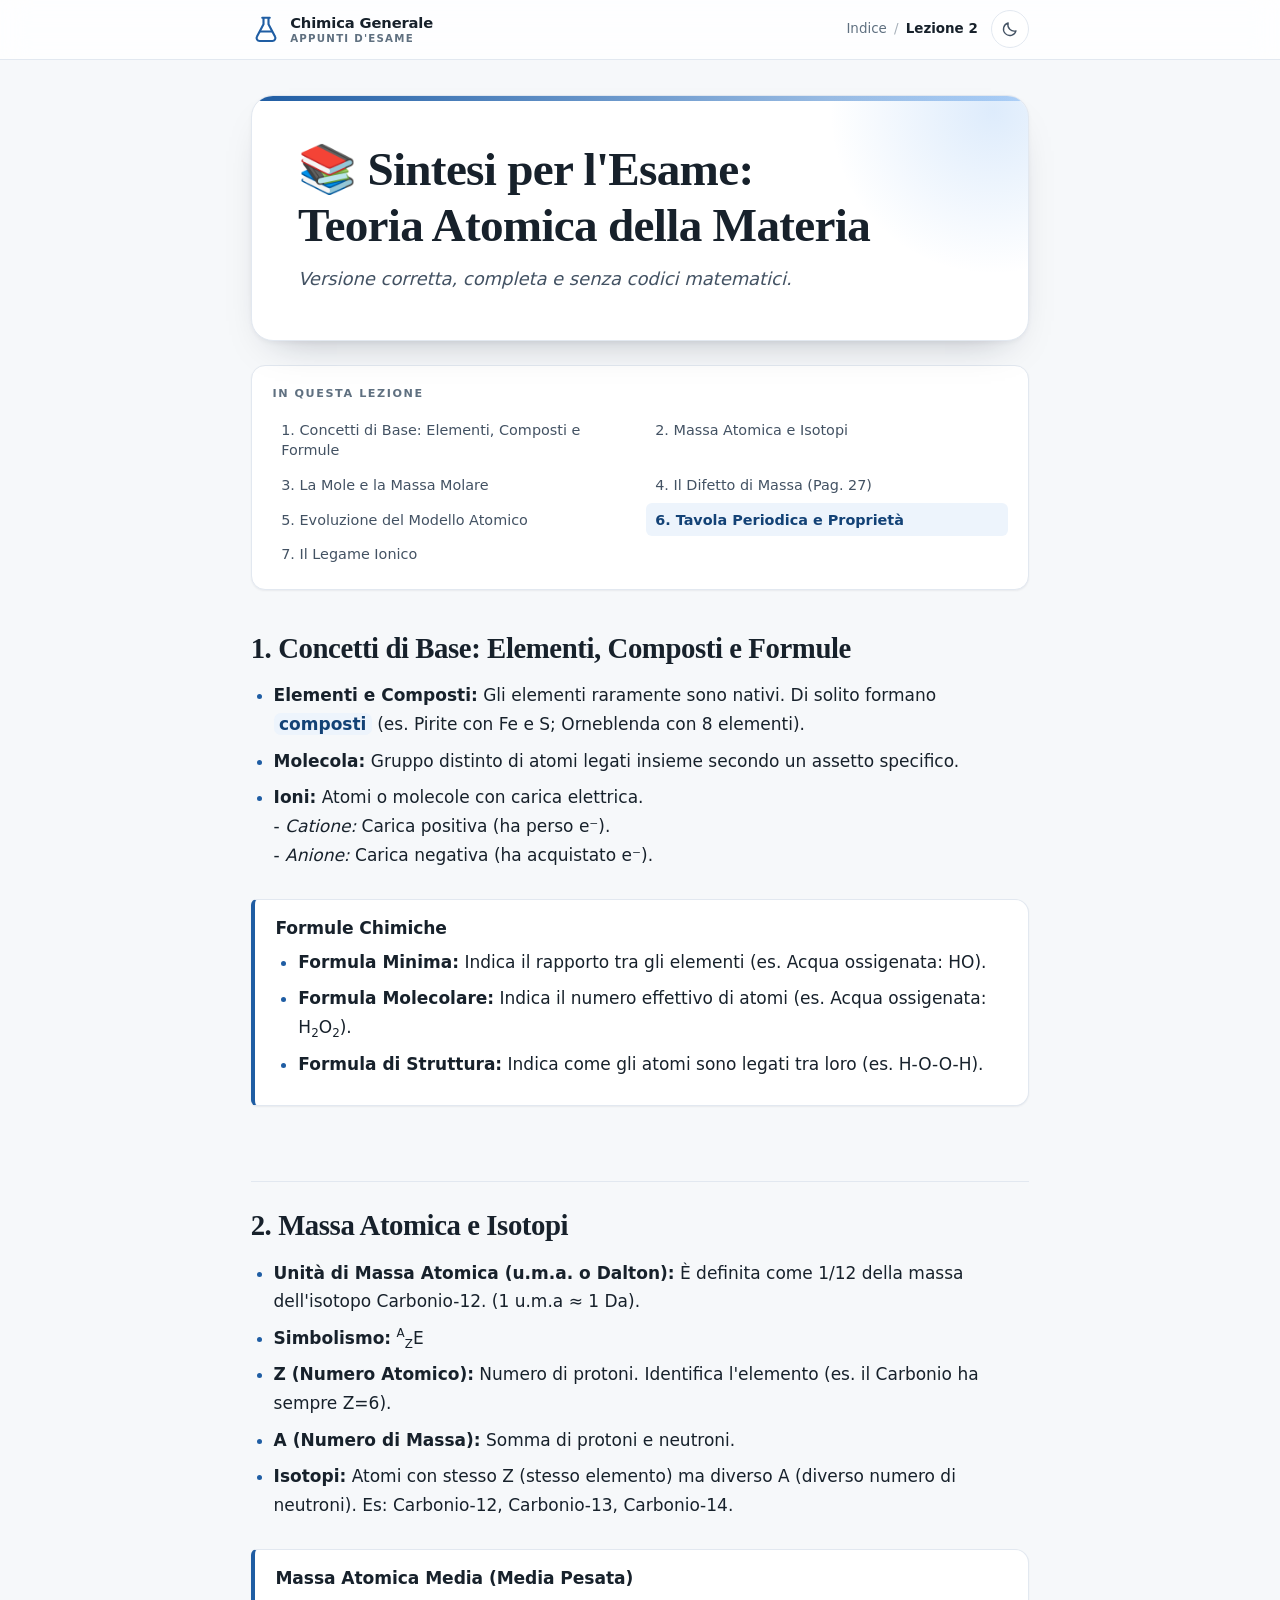
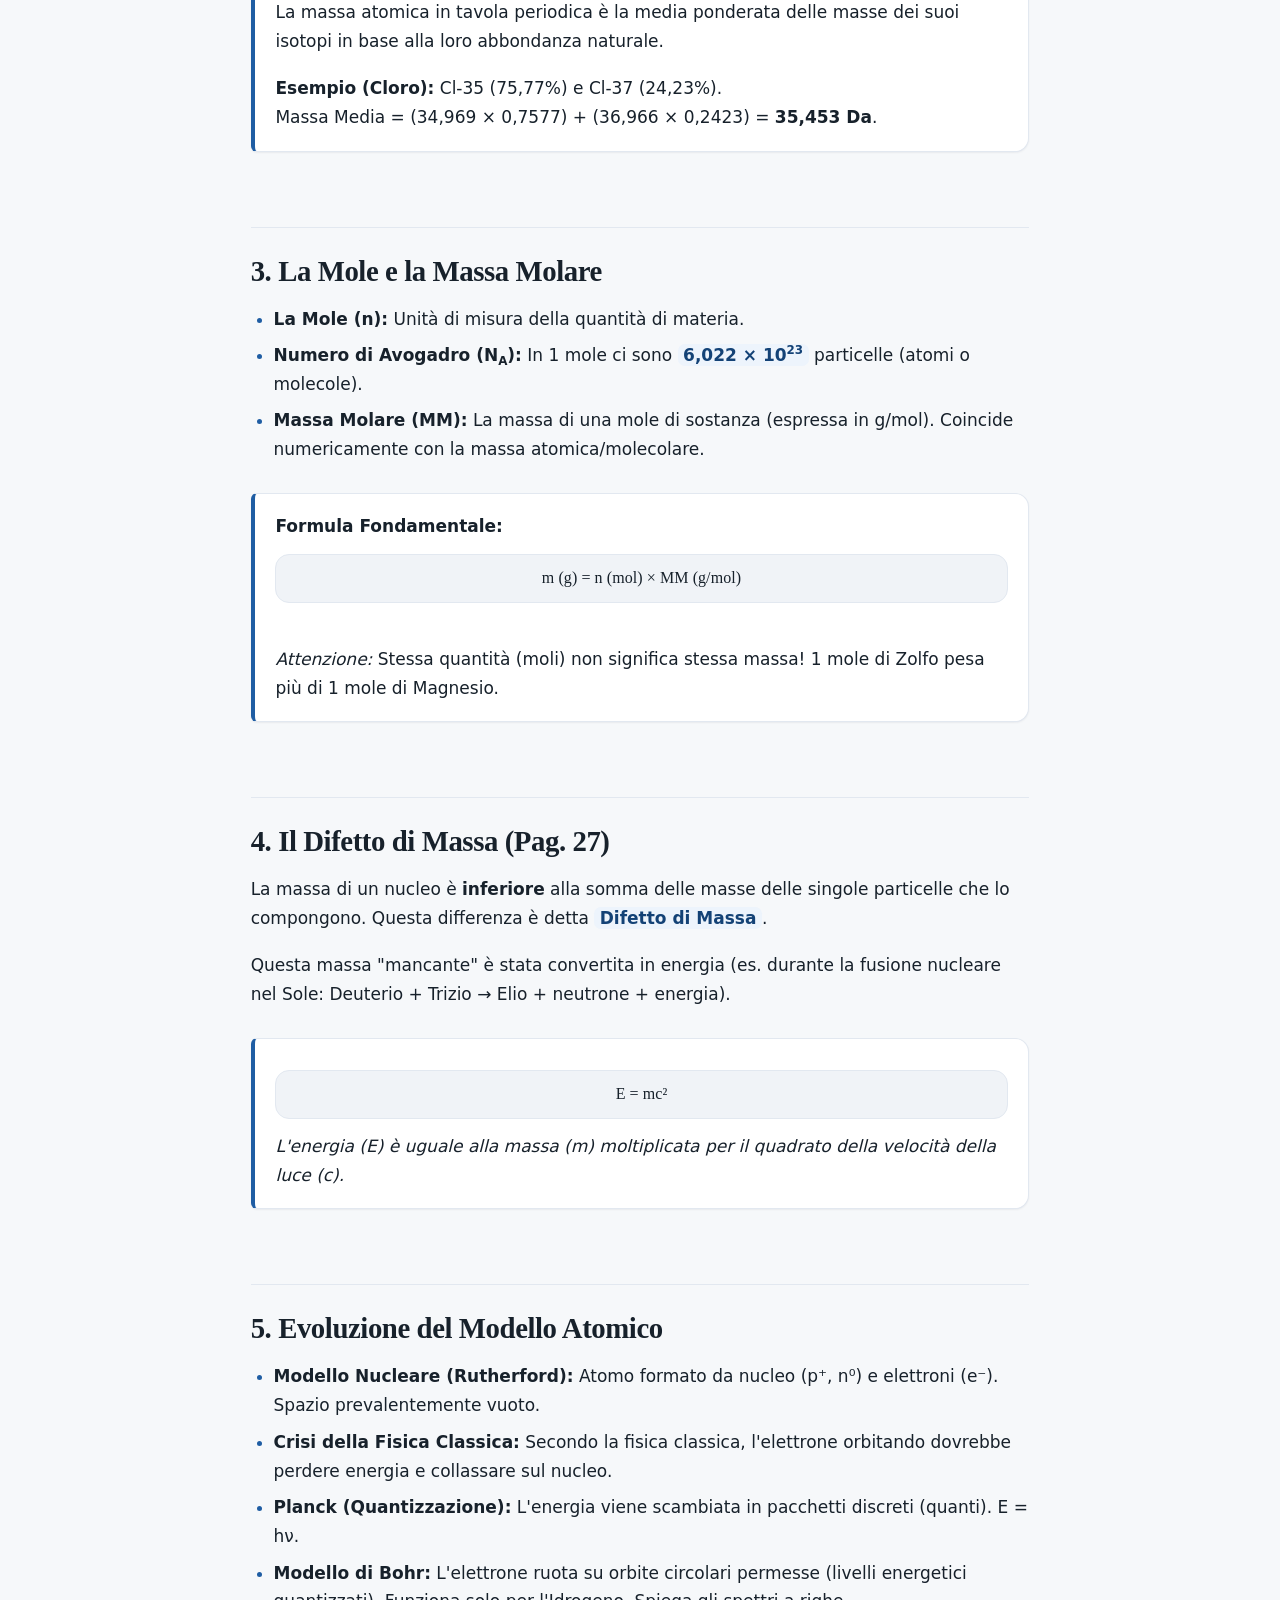
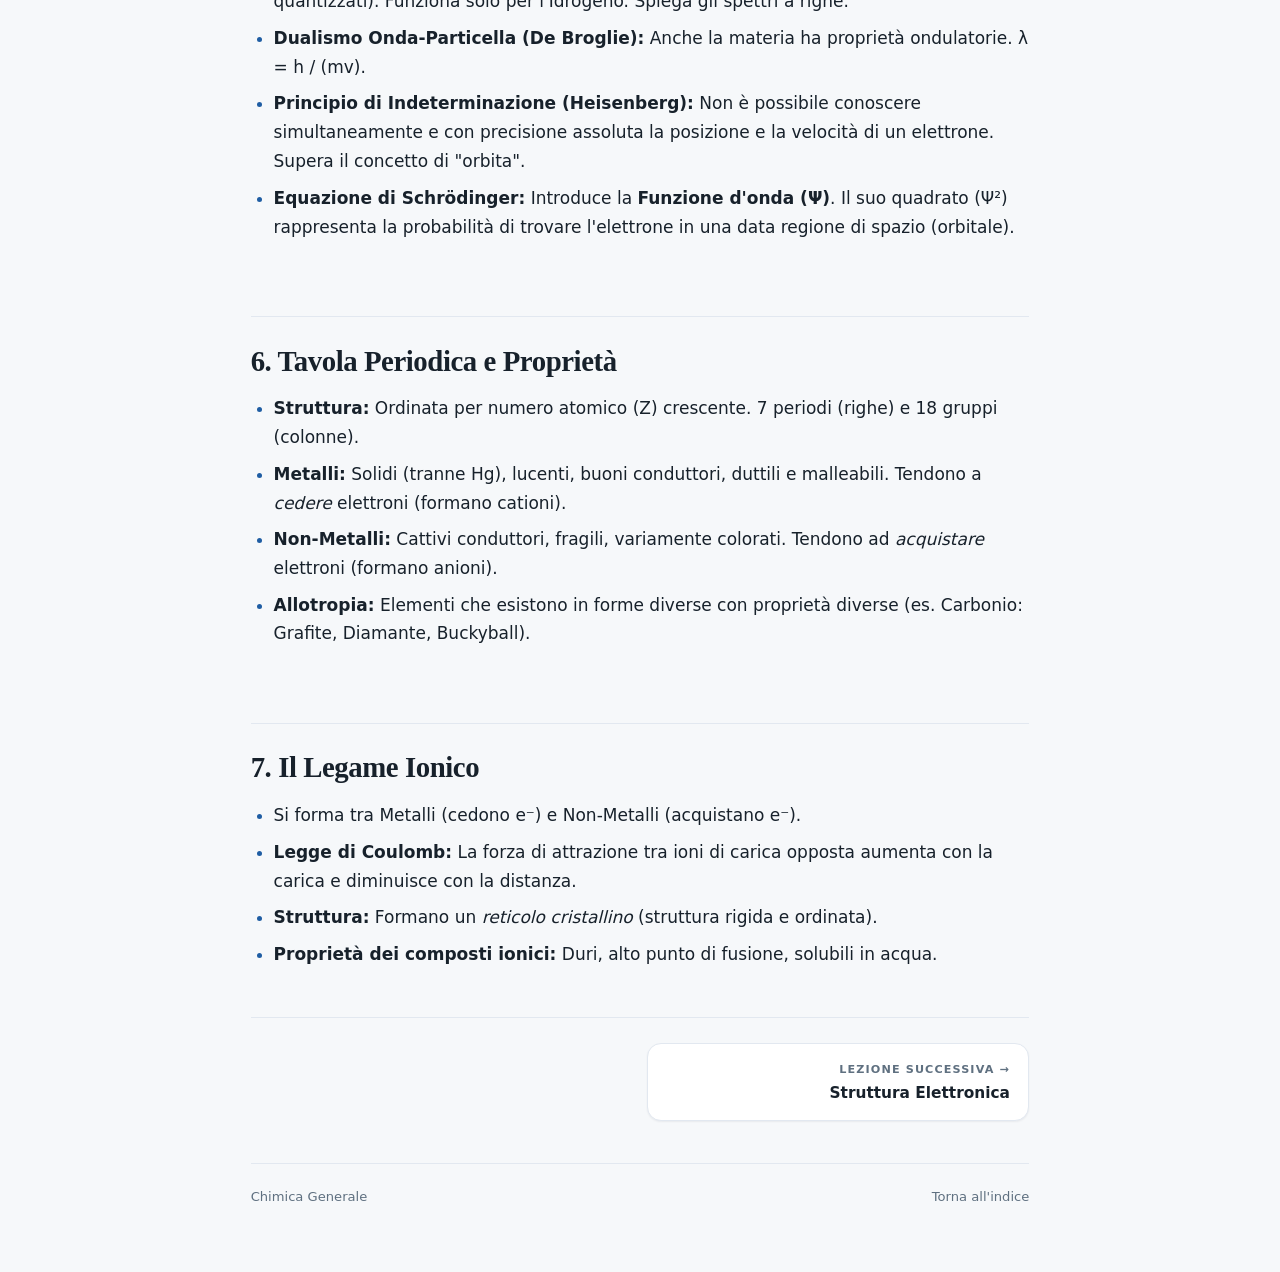
<file: folder/ppt2.html>
<!DOCTYPE html>
<html lang="it" data-hue="blue">
<head>
  <meta charset="UTF-8">
  <meta name="viewport" content="width=device-width, initial-scale=1.0">
  <title>Chimica Generale - Teoria Atomica</title>
  <meta name="theme-color" content="#f6f8fa">
  <link rel="icon" href="../assets/favicon.svg" type="image/svg+xml">
  <script>
    (function () {
      var savedTheme = null;
      try {
        savedTheme = localStorage.getItem("chimica-tema");
      } catch (error) {
        savedTheme = null;
      }
      var theme = savedTheme || (window.matchMedia("(prefers-color-scheme: dark)").matches ? "dark" : "light");
      document.documentElement.setAttribute("data-theme", theme);
    })();
  </script>
  <link rel="stylesheet" href="../assets/css/style.css">
</head>
<body class="lesson">
  <a class="skip-link" href="#contenuto">Salta al contenuto</a>

  <div class="progress" aria-hidden="true">
    <span class="progress__bar" data-progress></span>
  </div>

  <header class="topbar">
    <div class="topbar__inner">
      <a class="brand" href="../index.html">
        <svg class="brand__mark" viewBox="0 0 24 24" fill="none" stroke="currentColor" stroke-width="1.7" stroke-linecap="round" stroke-linejoin="round" aria-hidden="true">
          <path d="M9 3h6M10 3v5.2L4.8 18a2.4 2.4 0 0 0 2.1 3.6h10.2a2.4 2.4 0 0 0 2.1-3.6L14 8.2V3"/>
          <path d="M7.2 14h9.6"/>
        </svg>
        <span class="brand__text">
          <strong>Chimica Generale</strong>
          <span>Appunti d'esame</span>
        </span>
      </a>

      <nav class="breadcrumb" aria-label="Percorso di navigazione">
        <a href="../index.html">Indice</a>
        <span class="breadcrumb__sep" aria-hidden="true">/</span>
        <span aria-current="page">Lezione 2</span>
      </nav>

      <button class="theme-toggle" type="button" data-theme-toggle aria-label="Passa al tema scuro" hidden>
        <svg class="icon icon--moon" viewBox="0 0 24 24" fill="none" stroke="currentColor" stroke-width="1.8" stroke-linecap="round" stroke-linejoin="round" aria-hidden="true">
          <path d="M20 14.5A8.5 8.5 0 0 1 9.5 4a8.5 8.5 0 1 0 10.5 10.5Z"/>
        </svg>
        <svg class="icon icon--sun" viewBox="0 0 24 24" fill="none" stroke="currentColor" stroke-width="1.8" stroke-linecap="round" stroke-linejoin="round" aria-hidden="true">
          <circle cx="12" cy="12" r="4"/>
          <path d="M12 2v2M12 20v2M4.9 4.9l1.4 1.4M17.7 17.7l1.4 1.4M2 12h2M20 12h2M4.9 19.1l1.4-1.4M17.7 6.3l1.4-1.4"/>
        </svg>
      </button>
    </div>
  </header>

  <main id="contenuto" class="page">
    <article class="article">
      <header class="hero"><h1>📚 Sintesi per l'Esame: Teoria Atomica della Materia</h1><p class="hero__lede"><em>Versione corretta, completa e senza codici matematici.</em></p></header>

      <nav class="toc" data-toc aria-label="Indice della lezione">
        <p class="toc__title">In questa lezione</p>
        <ol class="toc__list">
          <li><a href="#sez-1">1. Concetti di Base: Elementi, Composti e Formule</a></li>
          <li><a href="#sez-2">2. Massa Atomica e Isotopi</a></li>
          <li><a href="#sez-3">3. La Mole e la Massa Molare</a></li>
          <li><a href="#sez-4">4. Il Difetto di Massa (Pag. 27)</a></li>
          <li><a href="#sez-5">5. Evoluzione del Modello Atomico</a></li>
          <li><a href="#sez-6">6. Tavola Periodica e Proprietà</a></li>
          <li><a href="#sez-7">7. Il Legame Ionico</a></li>
        </ol>
      </nav>

      <section id="sez-1"><h2>1. Concetti di Base: Elementi, Composti e Formule</h2>
    <ul>
        <li><strong>Elementi e Composti:</strong> Gli elementi raramente sono nativi. Di solito formano <mark>composti</mark> (es. Pirite con Fe e S; Orneblenda con 8 elementi).</li>
        <li><strong>Molecola:</strong> Gruppo distinto di atomi legati insieme secondo un assetto specifico.</li>
        <li><strong>Ioni:</strong> Atomi o molecole con carica elettrica. 
            <br>- <em>Catione:</em> Carica positiva (ha perso e⁻).
            <br>- <em>Anione:</em> Carica negativa (ha acquistato e⁻).
        </li>
    </ul>

    <div class="callout">
        <h3>Formule Chimiche</h3>
        <ul>
            <li><strong>Formula Minima:</strong> Indica il rapporto tra gli elementi (es. Acqua ossigenata: HO).</li>
            <li><strong>Formula Molecolare:</strong> Indica il numero effettivo di atomi (es. Acqua ossigenata: H<sub>2</sub>O<sub>2</sub>).</li>
            <li><strong>Formula di Struttura:</strong> Indica come gli atomi sono legati tra loro (es. H-O-O-H).</li>
        </ul>
    </div>

    </section><section id="sez-2"><h2>2. Massa Atomica e Isotopi</h2>
    <ul>
        <li><strong>Unità di Massa Atomica (u.m.a. o Dalton):</strong> È definita come 1/12 della massa dell'isotopo Carbonio-12. (1 u.m.a ≈ 1 Da).</li>
        <li><strong>Simbolismo:</strong> <sup>A</sup><sub>Z</sub>E</li>
        <li><strong>Z (Numero Atomico):</strong> Numero di protoni. Identifica l'elemento (es. il Carbonio ha sempre Z=6).</li>
        <li><strong>A (Numero di Massa):</strong> Somma di protoni e neutroni.</li>
        <li><strong>Isotopi:</strong> Atomi con stesso Z (stesso elemento) ma diverso A (diverso numero di neutroni). Es: Carbonio-12, Carbonio-13, Carbonio-14.</li>
    </ul>

    <div class="callout">
        <h3>Massa Atomica Media (Media Pesata)</h3>
        <p>La massa atomica in tavola periodica è la media ponderata delle masse dei suoi isotopi in base alla loro abbondanza naturale.</p>
        <p><strong>Esempio (Cloro):</strong> Cl-35 (75,77%) e Cl-37 (24,23%).<br>
        Massa Media = (34,969 × 0,7577) + (36,966 × 0,2423) = <strong>35,453 Da</strong>.</p>
    </div>

    </section><section id="sez-3"><h2>3. La Mole e la Massa Molare</h2>
    <ul>
        <li><strong>La Mole (n):</strong> Unità di misura della quantità di materia.</li>
        <li><strong>Numero di Avogadro (N<sub>A</sub>):</strong> In 1 mole ci sono <mark>6,022 × 10<sup>23</sup></mark> particelle (atomi o molecole).</li>
        <li><strong>Massa Molare (MM):</strong> La massa di una mole di sostanza (espressa in g/mol). Coincide numericamente con la massa atomica/molecolare.</li>
    </ul>
    <div class="callout">
        <strong>Formula Fondamentale:</strong> <br>
        <div class="formula">m (g) = n (mol) × MM (g/mol)</div><br>
        <em>Attenzione:</em> Stessa quantità (moli) non significa stessa massa! 1 mole di Zolfo pesa più di 1 mole di Magnesio.
    </div>

    </section><section id="sez-4"><h2>4. Il Difetto di Massa (Pag. 27)</h2>
    <p>La massa di un nucleo è <strong>inferiore</strong> alla somma delle masse delle singole particelle che lo compongono. Questa differenza è detta <mark>Difetto di Massa</mark>.</p>
    <p>Questa massa "mancante" è stata convertita in energia (es. durante la fusione nucleare nel Sole: Deuterio + Trizio → Elio + neutrone + energia).</p>
    <div class="callout">
        <div class="formula">E = mc²</div>
        <p><em>L'energia (E) è uguale alla massa (m) moltiplicata per il quadrato della velocità della luce (c).</em></p>
    </div>

    </section><section id="sez-5"><h2>5. Evoluzione del Modello Atomico</h2>
    <ul>
        <li><strong>Modello Nucleare (Rutherford):</strong> Atomo formato da nucleo (p⁺, n⁰) e elettroni (e⁻). Spazio prevalentemente vuoto.</li>
        <li><strong>Crisi della Fisica Classica:</strong> Secondo la fisica classica, l'elettrone orbitando dovrebbe perdere energia e collassare sul nucleo.</li>
        <li><strong>Planck (Quantizzazione):</strong> L'energia viene scambiata in pacchetti discreti (quanti). E = hν.</li>
        <li><strong>Modello di Bohr:</strong> L'elettrone ruota su orbite circolari permesse (livelli energetici quantizzati). Funziona solo per l'Idrogeno. Spiega gli spettri a righe.</li>
        <li><strong>Dualismo Onda-Particella (De Broglie):</strong> Anche la materia ha proprietà ondulatorie. λ = h / (mv).</li>
        <li><strong>Principio di Indeterminazione (Heisenberg):</strong> Non è possibile conoscere simultaneamente e con precisione assoluta la posizione e la velocità di un elettrone. Supera il concetto di "orbita".</li>
        <li><strong>Equazione di Schrödinger:</strong> Introduce la <strong>Funzione d'onda (Ψ)</strong>. Il suo quadrato (Ψ²) rappresenta la probabilità di trovare l'elettrone in una data regione di spazio (orbitale).</li>
    </ul>

    </section><section id="sez-6"><h2>6. Tavola Periodica e Proprietà</h2>
    <ul>
        <li><strong>Struttura:</strong> Ordinata per numero atomico (Z) crescente. 7 periodi (righe) e 18 gruppi (colonne).</li>
        <li><strong>Metalli:</strong> Solidi (tranne Hg), lucenti, buoni conduttori, duttili e malleabili. Tendono a <em>cedere</em> elettroni (formano cationi).</li>
        <li><strong>Non-Metalli:</strong> Cattivi conduttori, fragili, variamente colorati. Tendono ad <em>acquistare</em> elettroni (formano anioni).</li>
        <li><strong>Allotropia:</strong> Elementi che esistono in forme diverse con proprietà diverse (es. Carbonio: Grafite, Diamante, Buckyball).</li>
    </ul>

    </section><section id="sez-7"><h2>7. Il Legame Ionico</h2>
    <ul>
        <li>Si forma tra Metalli (cedono e⁻) e Non-Metalli (acquistano e⁻).</li>
        <li><strong>Legge di Coulomb:</strong> La forza di attrazione tra ioni di carica opposta aumenta con la carica e diminuisce con la distanza.</li>
        <li><strong>Struttura:</strong> Formano un <em>reticolo cristallino</em> (struttura rigida e ordinata).</li>
        <li><strong>Proprietà dei composti ionici:</strong> Duri, alto punto di fusione, solubili in acqua.</li>
    </ul>

</section>

      <nav class="pager" aria-label="Navigazione tra le lezioni">
        <span class="pager__ghost" aria-hidden="true"></span>
        <a class="pager__link pager__link--next" href="ppt3.html">
          <span class="pager__label">Lezione successiva →</span>
          <span class="pager__title">Struttura Elettronica</span>
        </a>
      </nav>

      <footer class="site-footer">
        <p>Chimica Generale</p>
        <p><a href="../index.html">Torna all'indice</a></p>
      </footer>
    </article>
  </main>

  <button class="to-top" type="button" data-to-top aria-label="Torna all'inizio della pagina">
    <svg viewBox="0 0 24 24" fill="none" stroke="currentColor" stroke-width="2" stroke-linecap="round" stroke-linejoin="round" aria-hidden="true">
      <path d="M12 19V5M5 12l7-7 7 7"/>
    </svg>
  </button>

  <script src="../assets/js/ui.js"></script>
</body>
</html>
</file>
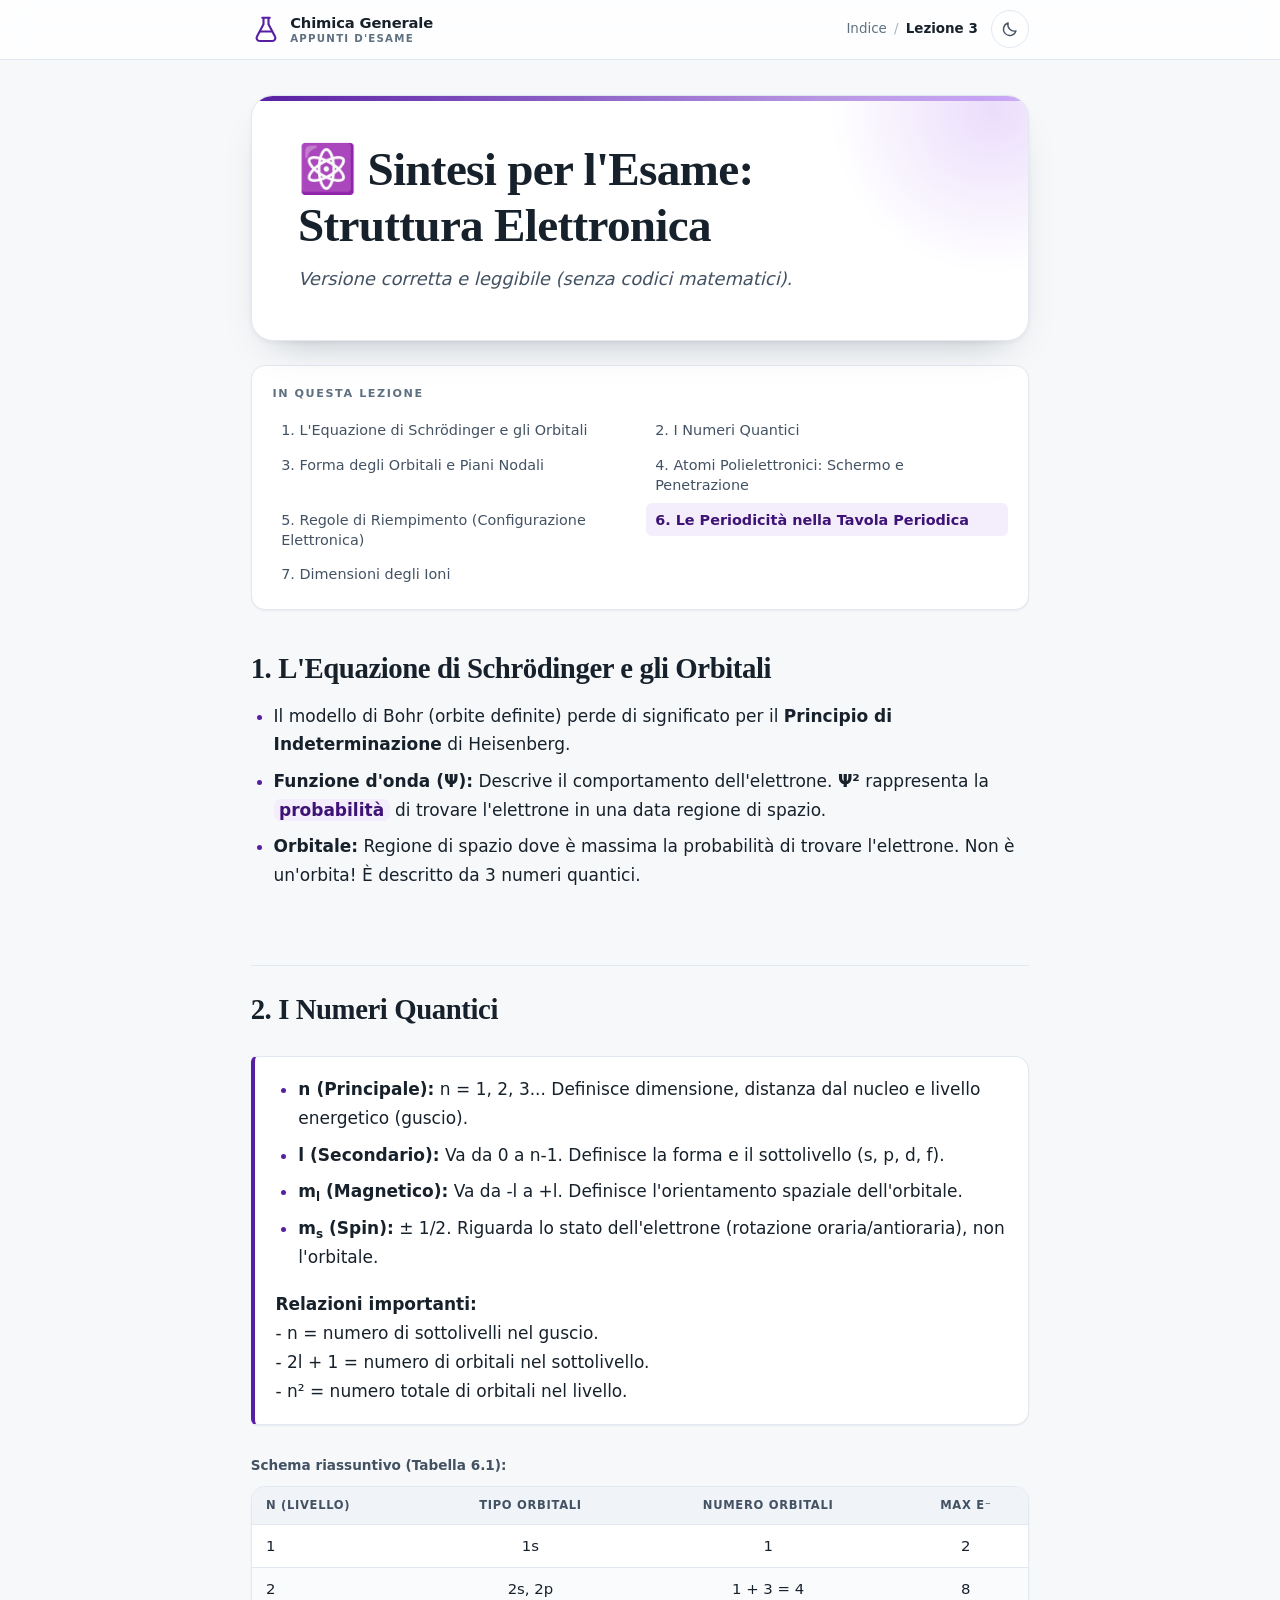
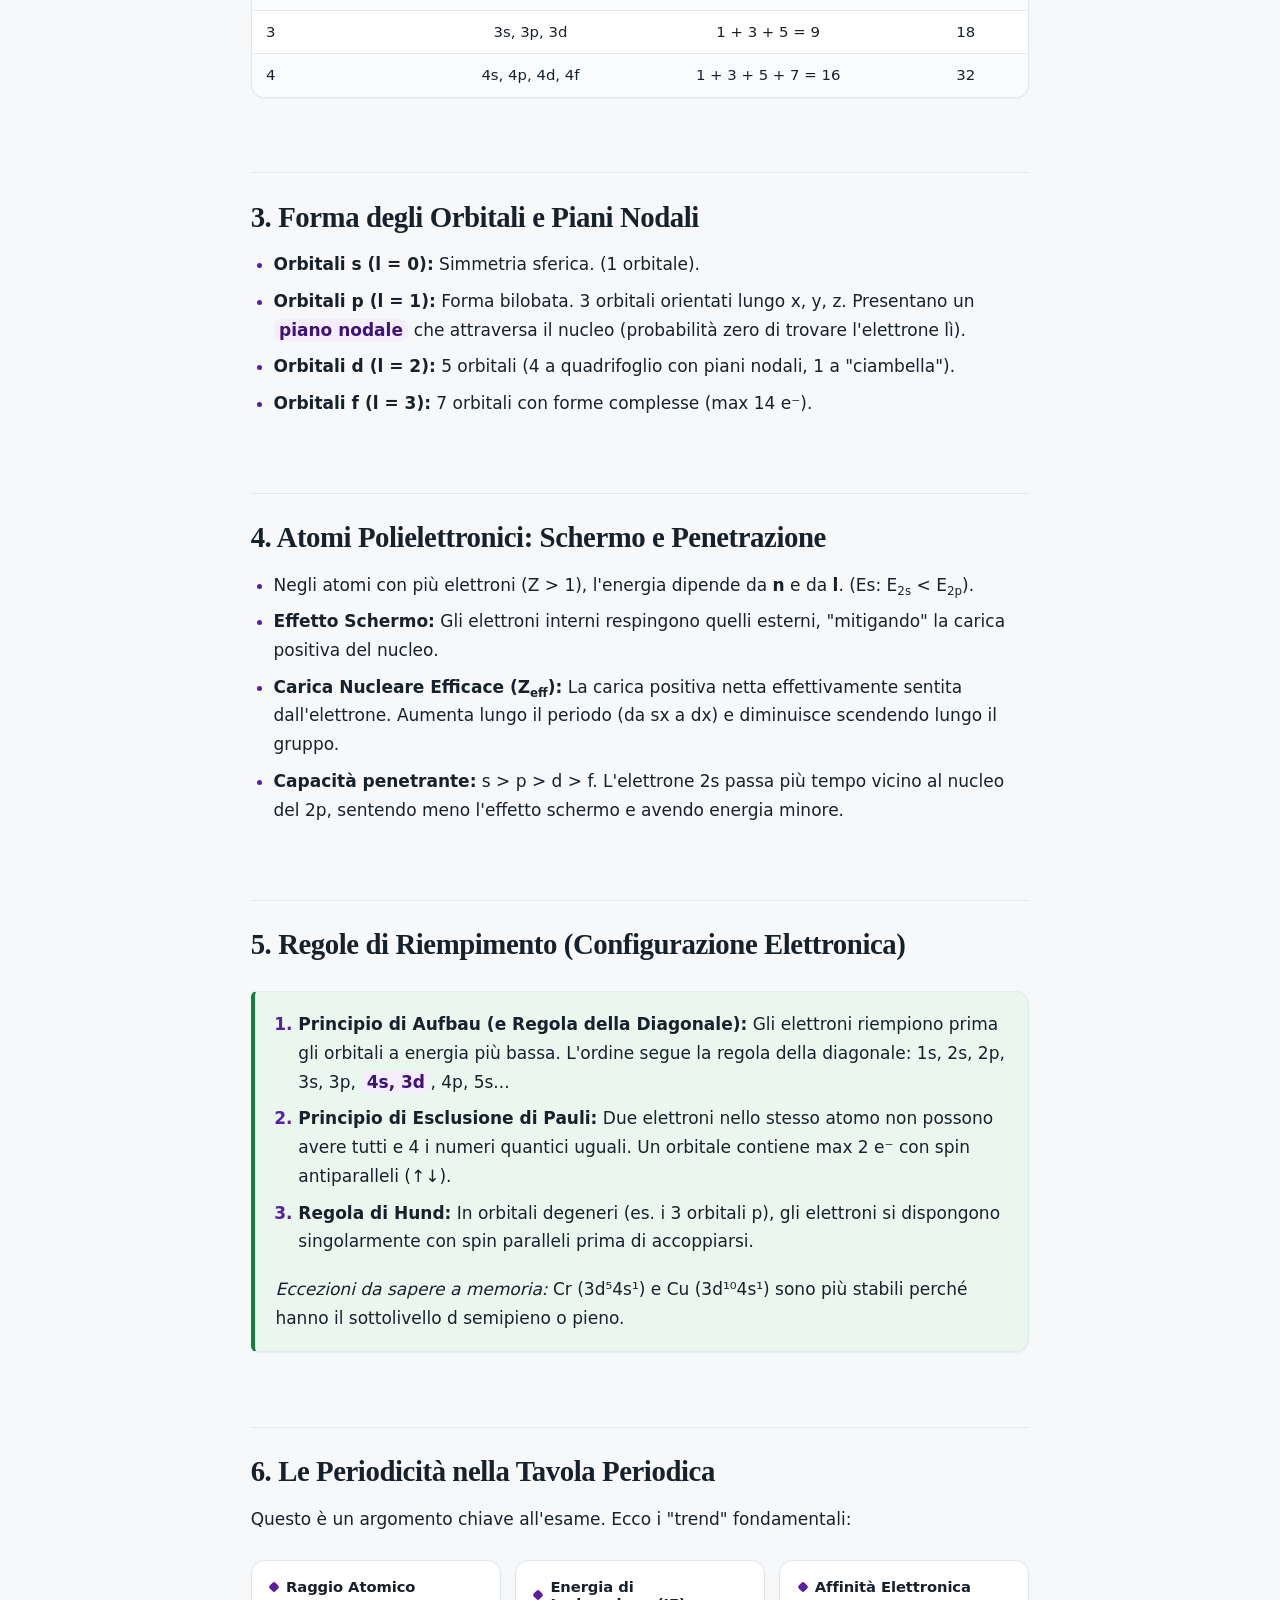
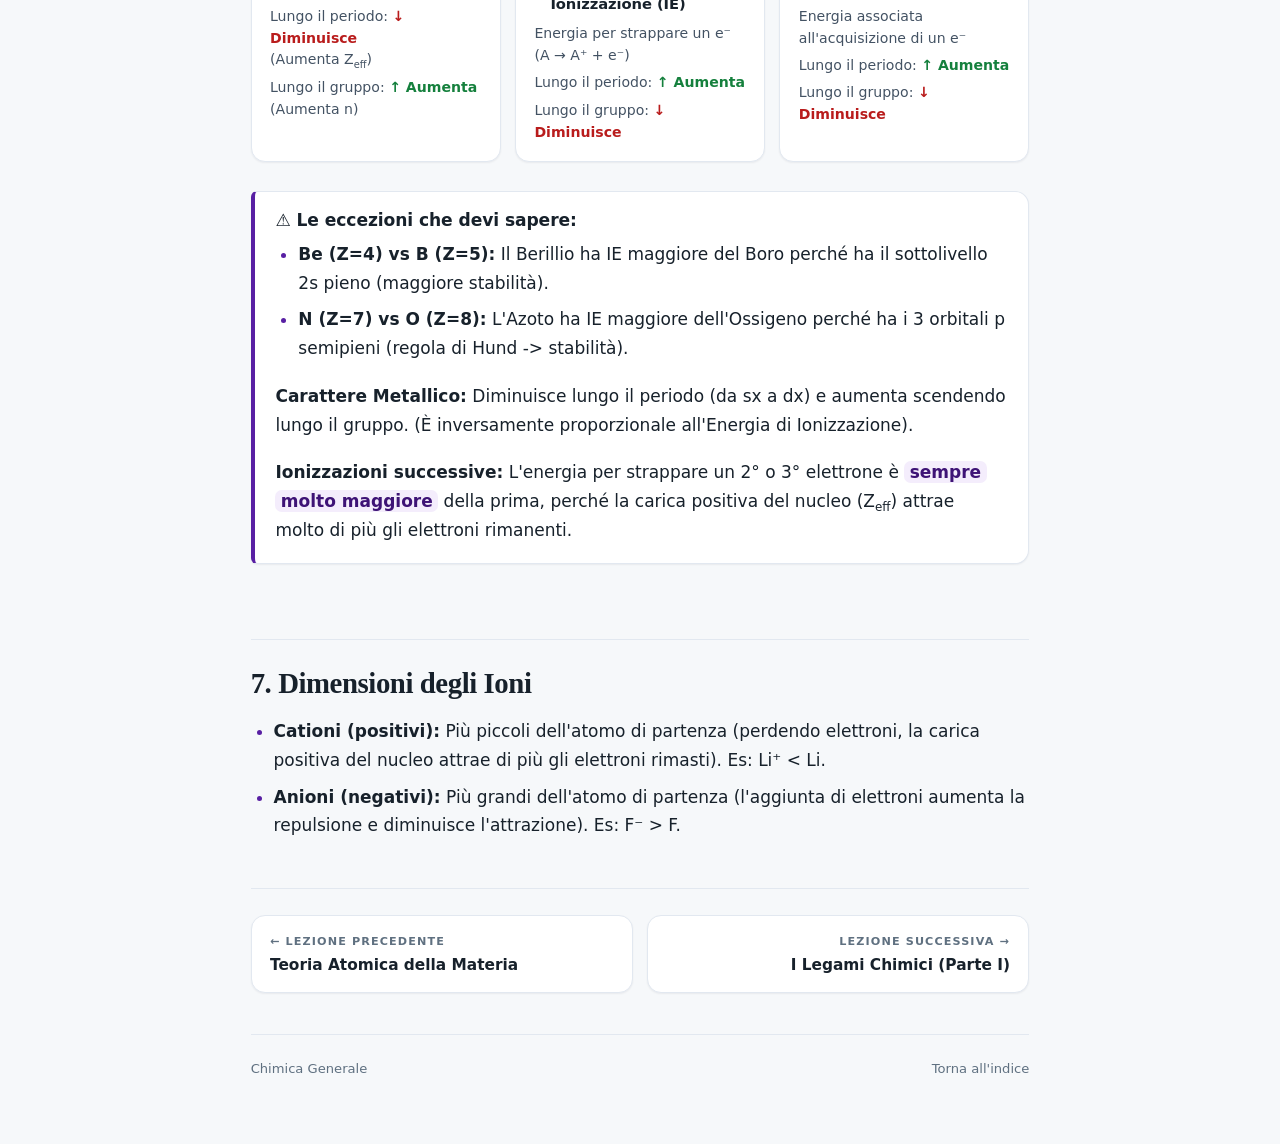
<file: folder/ppt3.html>
<!DOCTYPE html>
<html lang="it" data-hue="violet">
<head>
  <meta charset="UTF-8">
  <meta name="viewport" content="width=device-width, initial-scale=1.0">
  <title>Chimica Generale - Struttura Elettronica (Completo)</title>
  <meta name="theme-color" content="#f6f8fa">
  <link rel="icon" href="../assets/favicon.svg" type="image/svg+xml">
  <script>
    (function () {
      var savedTheme = null;
      try {
        savedTheme = localStorage.getItem("chimica-tema");
      } catch (error) {
        savedTheme = null;
      }
      var theme = savedTheme || (window.matchMedia("(prefers-color-scheme: dark)").matches ? "dark" : "light");
      document.documentElement.setAttribute("data-theme", theme);
    })();
  </script>
  <link rel="stylesheet" href="../assets/css/style.css">
</head>
<body class="lesson">
  <a class="skip-link" href="#contenuto">Salta al contenuto</a>

  <div class="progress" aria-hidden="true">
    <span class="progress__bar" data-progress></span>
  </div>

  <header class="topbar">
    <div class="topbar__inner">
      <a class="brand" href="../index.html">
        <svg class="brand__mark" viewBox="0 0 24 24" fill="none" stroke="currentColor" stroke-width="1.7" stroke-linecap="round" stroke-linejoin="round" aria-hidden="true">
          <path d="M9 3h6M10 3v5.2L4.8 18a2.4 2.4 0 0 0 2.1 3.6h10.2a2.4 2.4 0 0 0 2.1-3.6L14 8.2V3"/>
          <path d="M7.2 14h9.6"/>
        </svg>
        <span class="brand__text">
          <strong>Chimica Generale</strong>
          <span>Appunti d'esame</span>
        </span>
      </a>

      <nav class="breadcrumb" aria-label="Percorso di navigazione">
        <a href="../index.html">Indice</a>
        <span class="breadcrumb__sep" aria-hidden="true">/</span>
        <span aria-current="page">Lezione 3</span>
      </nav>

      <button class="theme-toggle" type="button" data-theme-toggle aria-label="Passa al tema scuro" hidden>
        <svg class="icon icon--moon" viewBox="0 0 24 24" fill="none" stroke="currentColor" stroke-width="1.8" stroke-linecap="round" stroke-linejoin="round" aria-hidden="true">
          <path d="M20 14.5A8.5 8.5 0 0 1 9.5 4a8.5 8.5 0 1 0 10.5 10.5Z"/>
        </svg>
        <svg class="icon icon--sun" viewBox="0 0 24 24" fill="none" stroke="currentColor" stroke-width="1.8" stroke-linecap="round" stroke-linejoin="round" aria-hidden="true">
          <circle cx="12" cy="12" r="4"/>
          <path d="M12 2v2M12 20v2M4.9 4.9l1.4 1.4M17.7 17.7l1.4 1.4M2 12h2M20 12h2M4.9 19.1l1.4-1.4M17.7 6.3l1.4-1.4"/>
        </svg>
      </button>
    </div>
  </header>

  <main id="contenuto" class="page">
    <article class="article">
      <header class="hero"><h1>⚛️ Sintesi per l'Esame: Struttura Elettronica</h1><p class="hero__lede"><em>Versione corretta e leggibile (senza codici matematici).</em></p></header>

      <nav class="toc" data-toc aria-label="Indice della lezione">
        <p class="toc__title">In questa lezione</p>
        <ol class="toc__list">
          <li><a href="#sez-1">1. L&#x27;Equazione di Schrödinger e gli Orbitali</a></li>
          <li><a href="#sez-2">2. I Numeri Quantici</a></li>
          <li><a href="#sez-3">3. Forma degli Orbitali e Piani Nodali</a></li>
          <li><a href="#sez-4">4. Atomi Polielettronici: Schermo e Penetrazione</a></li>
          <li><a href="#sez-5">5. Regole di Riempimento (Configurazione Elettronica)</a></li>
          <li><a href="#sez-6">6. Le Periodicità nella Tavola Periodica</a></li>
          <li><a href="#sez-7">7. Dimensioni degli Ioni</a></li>
        </ol>
      </nav>

      <section id="sez-1"><h2>1. L'Equazione di Schrödinger e gli Orbitali</h2>
    <ul>
        <li>Il modello di Bohr (orbite definite) perde di significato per il <strong>Principio di Indeterminazione</strong> di Heisenberg.</li>
        <li><strong>Funzione d'onda (Ψ):</strong> Descrive il comportamento dell'elettrone. <strong>Ψ²</strong> rappresenta la <mark>probabilità</mark> di trovare l'elettrone in una data regione di spazio.</li>
        <li><strong>Orbitale:</strong> Regione di spazio dove è massima la probabilità di trovare l'elettrone. Non è un'orbita! È descritto da 3 numeri quantici.</li>
    </ul>

    </section><section id="sez-2"><h2>2. I Numeri Quantici</h2>
    <div class="callout">
        <ul>
            <li><strong>n (Principale):</strong> n = 1, 2, 3... Definisce dimensione, distanza dal nucleo e livello energetico (guscio).</li>
            <li><strong>l (Secondario):</strong> Va da 0 a n-1. Definisce la forma e il sottolivello (s, p, d, f).</li>
            <li><strong>m<sub>l</sub> (Magnetico):</strong> Va da -l a +l. Definisce l'orientamento spaziale dell'orbitale.</li>
            <li><strong>m<sub>s</sub> (Spin):</strong> ± 1/2. Riguarda lo stato dell'elettrone (rotazione oraria/antioraria), non l'orbitale.</li>
        </ul>
        <p><strong>Relazioni importanti:</strong> 
            <br>- n = numero di sottolivelli nel guscio.
            <br>- 2l + 1 = numero di orbitali nel sottolivello.
            <br>- n² = numero totale di orbitali nel livello.
        </p>
    </div>

    <div class="table-box">
        <strong>Schema riassuntivo (Tabella 6.1):</strong>
        <div class="table-wrap"><table>
            <thead><tr>
                <th scope="col">n (Livello)</th>
                <th scope="col">Tipo orbitali</th>
                <th scope="col">Numero orbitali</th>
                <th scope="col">Max e⁻</th>
            </tr>
            </thead><tbody><tr>
                <td>1</td>
                <td>1s</td>
                <td>1</td>
                <td>2</td>
            </tr>
            <tr>
                <td>2</td>
                <td>2s, 2p</td>
                <td>1 + 3 = 4</td>
                <td>8</td>
            </tr>
            <tr>
                <td>3</td>
                <td>3s, 3p, 3d</td>
                <td>1 + 3 + 5 = 9</td>
                <td>18</td>
            </tr>
            <tr>
                <td>4</td>
                <td>4s, 4p, 4d, 4f</td>
                <td>1 + 3 + 5 + 7 = 16</td>
                <td>32</td>
            </tr>
        </tbody></table>
    </div></div>

    </section><section id="sez-3"><h2>3. Forma degli Orbitali e Piani Nodali</h2>
    <ul>
        <li><strong>Orbitali s (l = 0):</strong> Simmetria sferica. (1 orbitale).</li>
        <li><strong>Orbitali p (l = 1):</strong> Forma bilobata. 3 orbitali orientati lungo x, y, z. Presentano un <mark>piano nodale</mark> che attraversa il nucleo (probabilità zero di trovare l'elettrone lì).</li>
        <li><strong>Orbitali d (l = 2):</strong> 5 orbitali (4 a quadrifoglio con piani nodali, 1 a "ciambella").</li>
        <li><strong>Orbitali f (l = 3):</strong> 7 orbitali con forme complesse (max 14 e⁻).</li>
    </ul>

    </section><section id="sez-4"><h2>4. Atomi Polielettronici: Schermo e Penetrazione</h2>
    <ul>
        <li>Negli atomi con più elettroni (Z &gt; 1), l'energia dipende da <strong>n</strong> e da <strong>l</strong>. (Es: E<sub>2s</sub> &lt; E<sub>2p</sub>).</li>
        <li><strong>Effetto Schermo:</strong> Gli elettroni interni respingono quelli esterni, "mitigando" la carica positiva del nucleo.</li>
        <li><strong>Carica Nucleare Efficace (Z<sub>eff</sub>):</strong> La carica positiva netta effettivamente sentita dall'elettrone. Aumenta lungo il periodo (da sx a dx) e diminuisce scendendo lungo il gruppo.</li>
        <li><strong>Capacità penetrante:</strong> s &gt; p &gt; d &gt; f. L'elettrone 2s passa più tempo vicino al nucleo del 2p, sentendo meno l'effetto schermo e avendo energia minore.</li>
    </ul>

    </section><section id="sez-5"><h2>5. Regole di Riempimento (Configurazione Elettronica)</h2>
    <div class="callout callout--tip">
        <ol>
            <li><strong>Principio di Aufbau (e Regola della Diagonale):</strong> Gli elettroni riempiono prima gli orbitali a energia più bassa. L'ordine segue la regola della diagonale: 1s, 2s, 2p, 3s, 3p, <mark>4s, 3d</mark>, 4p, 5s...</li>
            <li><strong>Principio di Esclusione di Pauli:</strong> Due elettroni nello stesso atomo non possono avere tutti e 4 i numeri quantici uguali. Un orbitale contiene max 2 e⁻ con spin antiparalleli (↑↓).</li>
            <li><strong>Regola di Hund:</strong> In orbitali degeneri (es. i 3 orbitali p), gli elettroni si dispongono singolarmente con spin paralleli prima di accoppiarsi.</li>
        </ol>
        <p><em>Eccezioni da sapere a memoria:</em> Cr (3d⁵4s¹) e Cu (3d¹⁰4s¹) sono più stabili perché hanno il sottolivello d semipieno o pieno.</p>
    </div>

    </section><section id="sez-6"><h2>6. Le Periodicità nella Tavola Periodica</h2>
    <p>Questo è un argomento chiave all'esame. Ecco i "trend" fondamentali:</p>

    <div class="trend-grid">
        <div class="trend-card">
            <h3>Raggio Atomico</h3>
            <p>Lungo il periodo: <span class="arrow arrow--down">↓ Diminuisce</span><br>(Aumenta Z<sub>eff</sub>)</p>
            <p>Lungo il gruppo: <span class="arrow arrow--up">↑ Aumenta</span><br>(Aumenta n)</p>
        </div>
        <div class="trend-card">
            <h3>Energia di Ionizzazione (IE)</h3>
            <p>Energia per strappare un e⁻ (A → A⁺ + e⁻)</p>
            <p>Lungo il periodo: <span class="arrow arrow--up">↑ Aumenta</span></p>
            <p>Lungo il gruppo: <span class="arrow arrow--down">↓ Diminuisce</span></p>
        </div>
        <div class="trend-card">
            <h3>Affinità Elettronica</h3>
            <p>Energia associata all'acquisizione di un e⁻</p>
            <p>Lungo il periodo: <span class="arrow arrow--up">↑ Aumenta</span></p>
            <p>Lungo il gruppo: <span class="arrow arrow--down">↓ Diminuisce</span></p>
        </div>
    </div>

    <div class="callout">
        <h3>⚠️ Le eccezioni che devi sapere:</h3>
        <ul>
            <li><strong>Be (Z=4) vs B (Z=5):</strong> Il Berillio ha IE maggiore del Boro perché ha il sottolivello 2s pieno (maggiore stabilità).</li>
            <li><strong>N (Z=7) vs O (Z=8):</strong> L'Azoto ha IE maggiore dell'Ossigeno perché ha i 3 orbitali p semipieni (regola di Hund -&gt; stabilità).</li>
        </ul>
        <p><strong>Carattere Metallico:</strong> Diminuisce lungo il periodo (da sx a dx) e aumenta scendendo lungo il gruppo. (È inversamente proporzionale all'Energia di Ionizzazione).</p>
        <p><strong>Ionizzazioni successive:</strong> L'energia per strappare un 2° o 3° elettrone è <mark>sempre molto maggiore</mark> della prima, perché la carica positiva del nucleo (Z<sub>eff</sub>) attrae molto di più gli elettroni rimanenti.</p>
    </div>

    </section><section id="sez-7"><h2>7. Dimensioni degli Ioni</h2>
    <ul>
        <li><strong>Cationi (positivi):</strong> Più piccoli dell'atomo di partenza (perdendo elettroni, la carica positiva del nucleo attrae di più gli elettroni rimasti). Es: Li⁺ &lt; Li.</li>
        <li><strong>Anioni (negativi):</strong> Più grandi dell'atomo di partenza (l'aggiunta di elettroni aumenta la repulsione e diminuisce l'attrazione). Es: F⁻ &gt; F.</li>
    </ul>

</section>

      <nav class="pager" aria-label="Navigazione tra le lezioni">
        <a class="pager__link" href="ppt2.html">
          <span class="pager__label">← Lezione precedente</span>
          <span class="pager__title">Teoria Atomica della Materia</span>
        </a>
        <a class="pager__link pager__link--next" href="ppt4.html">
          <span class="pager__label">Lezione successiva →</span>
          <span class="pager__title">I Legami Chimici (Parte I)</span>
        </a>
      </nav>

      <footer class="site-footer">
        <p>Chimica Generale</p>
        <p><a href="../index.html">Torna all'indice</a></p>
      </footer>
    </article>
  </main>

  <button class="to-top" type="button" data-to-top aria-label="Torna all'inizio della pagina">
    <svg viewBox="0 0 24 24" fill="none" stroke="currentColor" stroke-width="2" stroke-linecap="round" stroke-linejoin="round" aria-hidden="true">
      <path d="M12 19V5M5 12l7-7 7 7"/>
    </svg>
  </button>

  <script src="../assets/js/ui.js"></script>
</body>
</html>
</file>
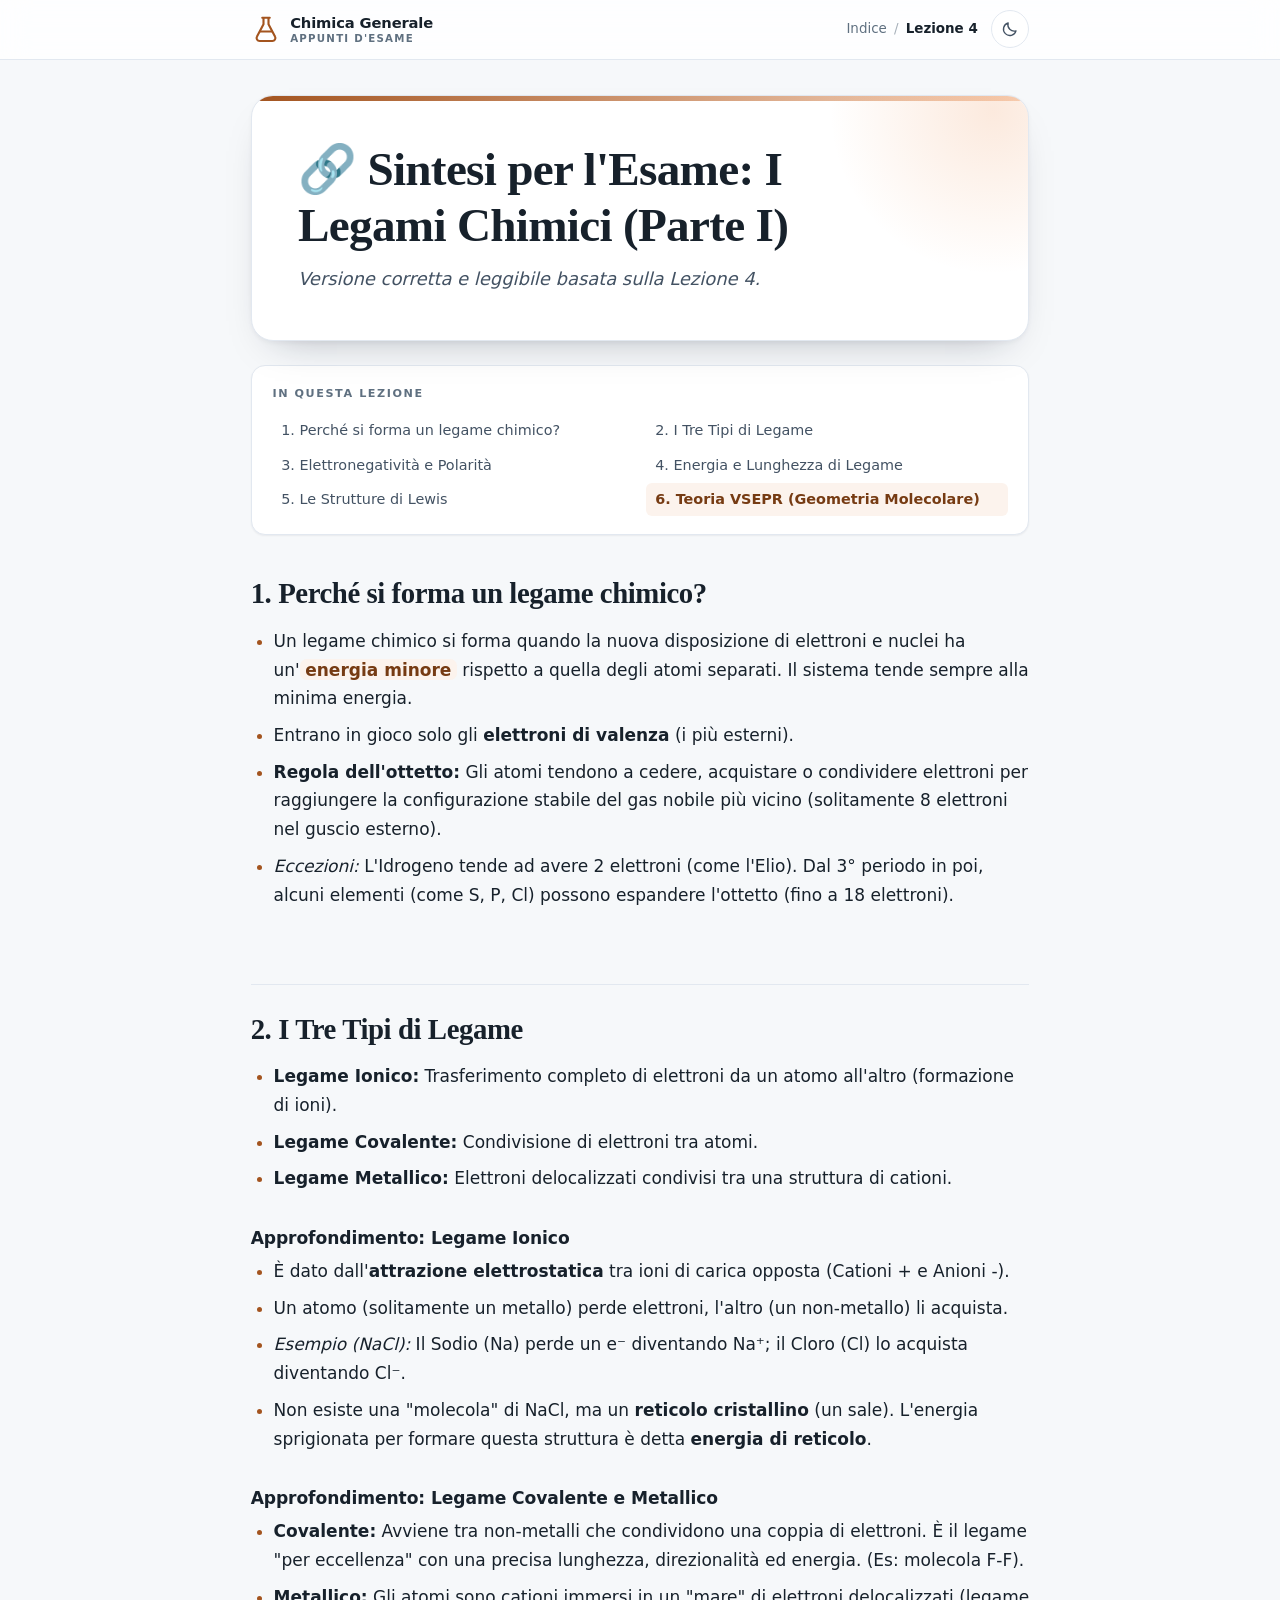
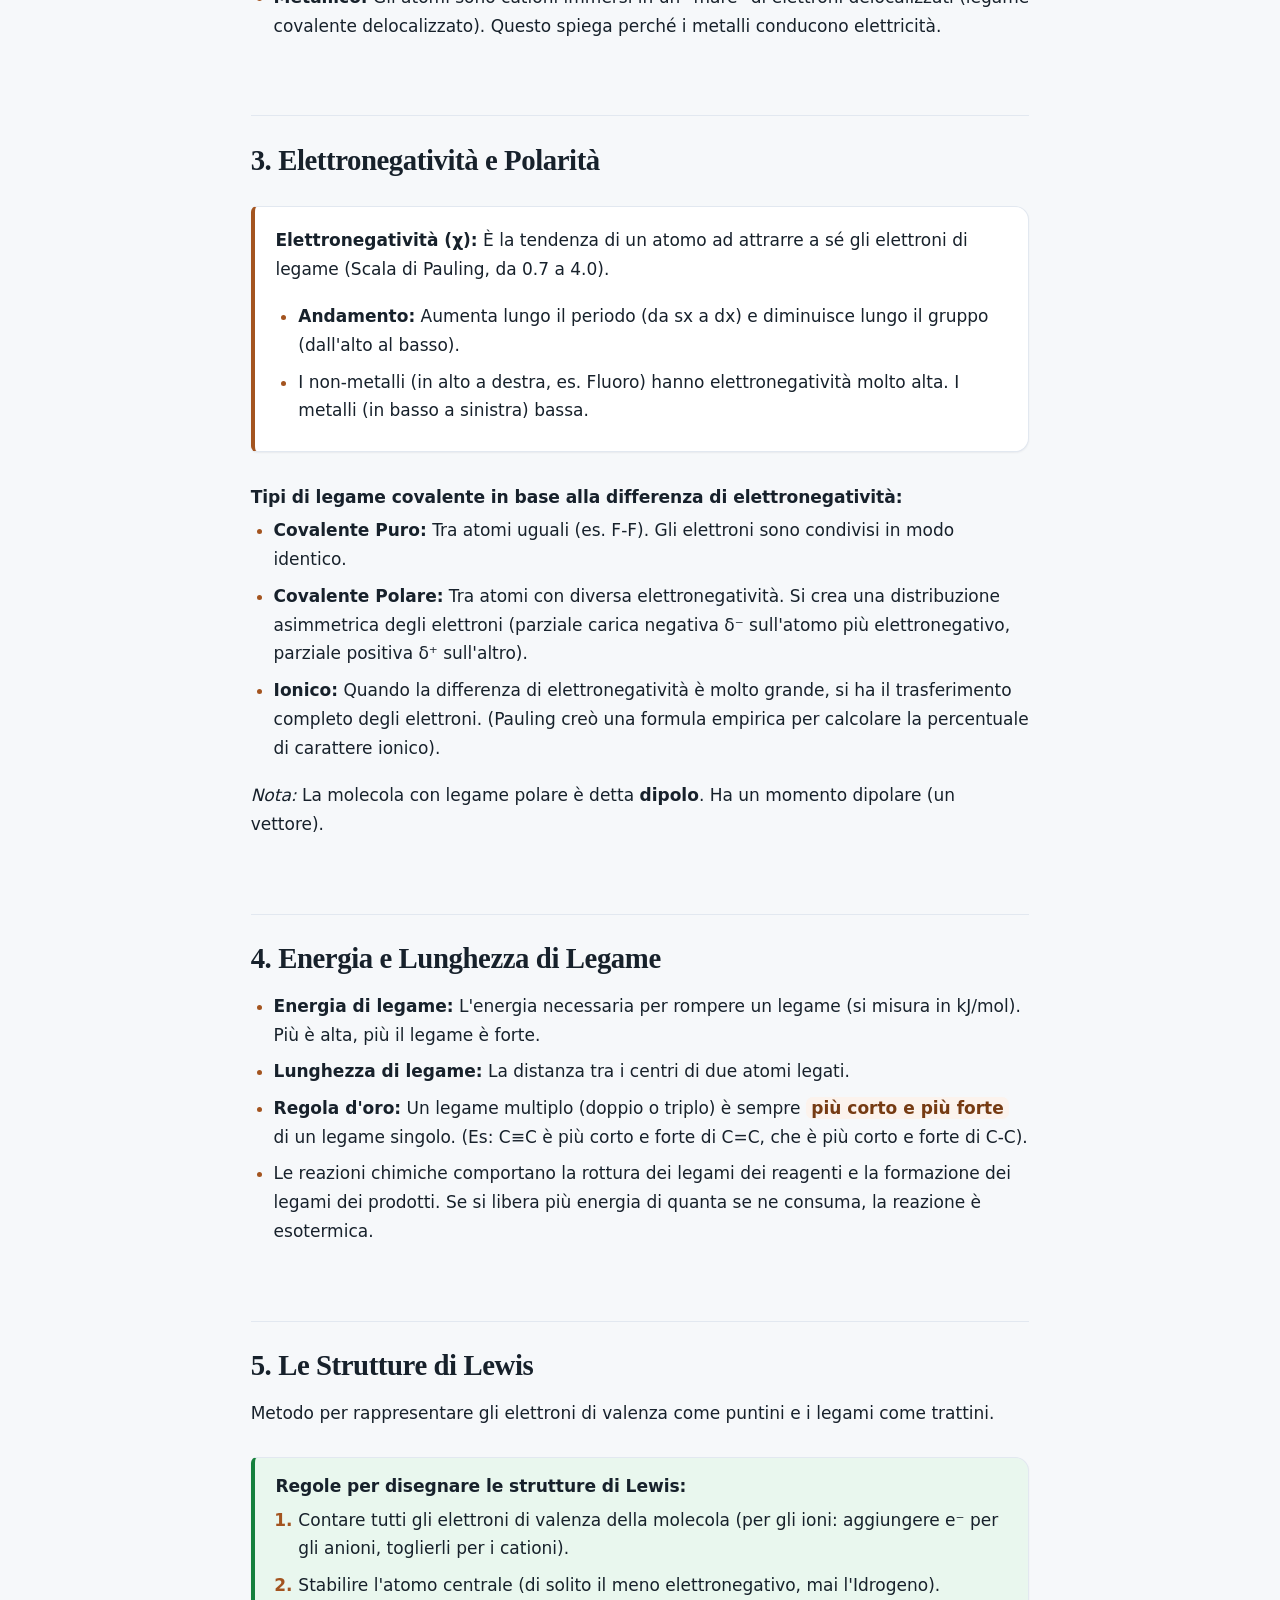
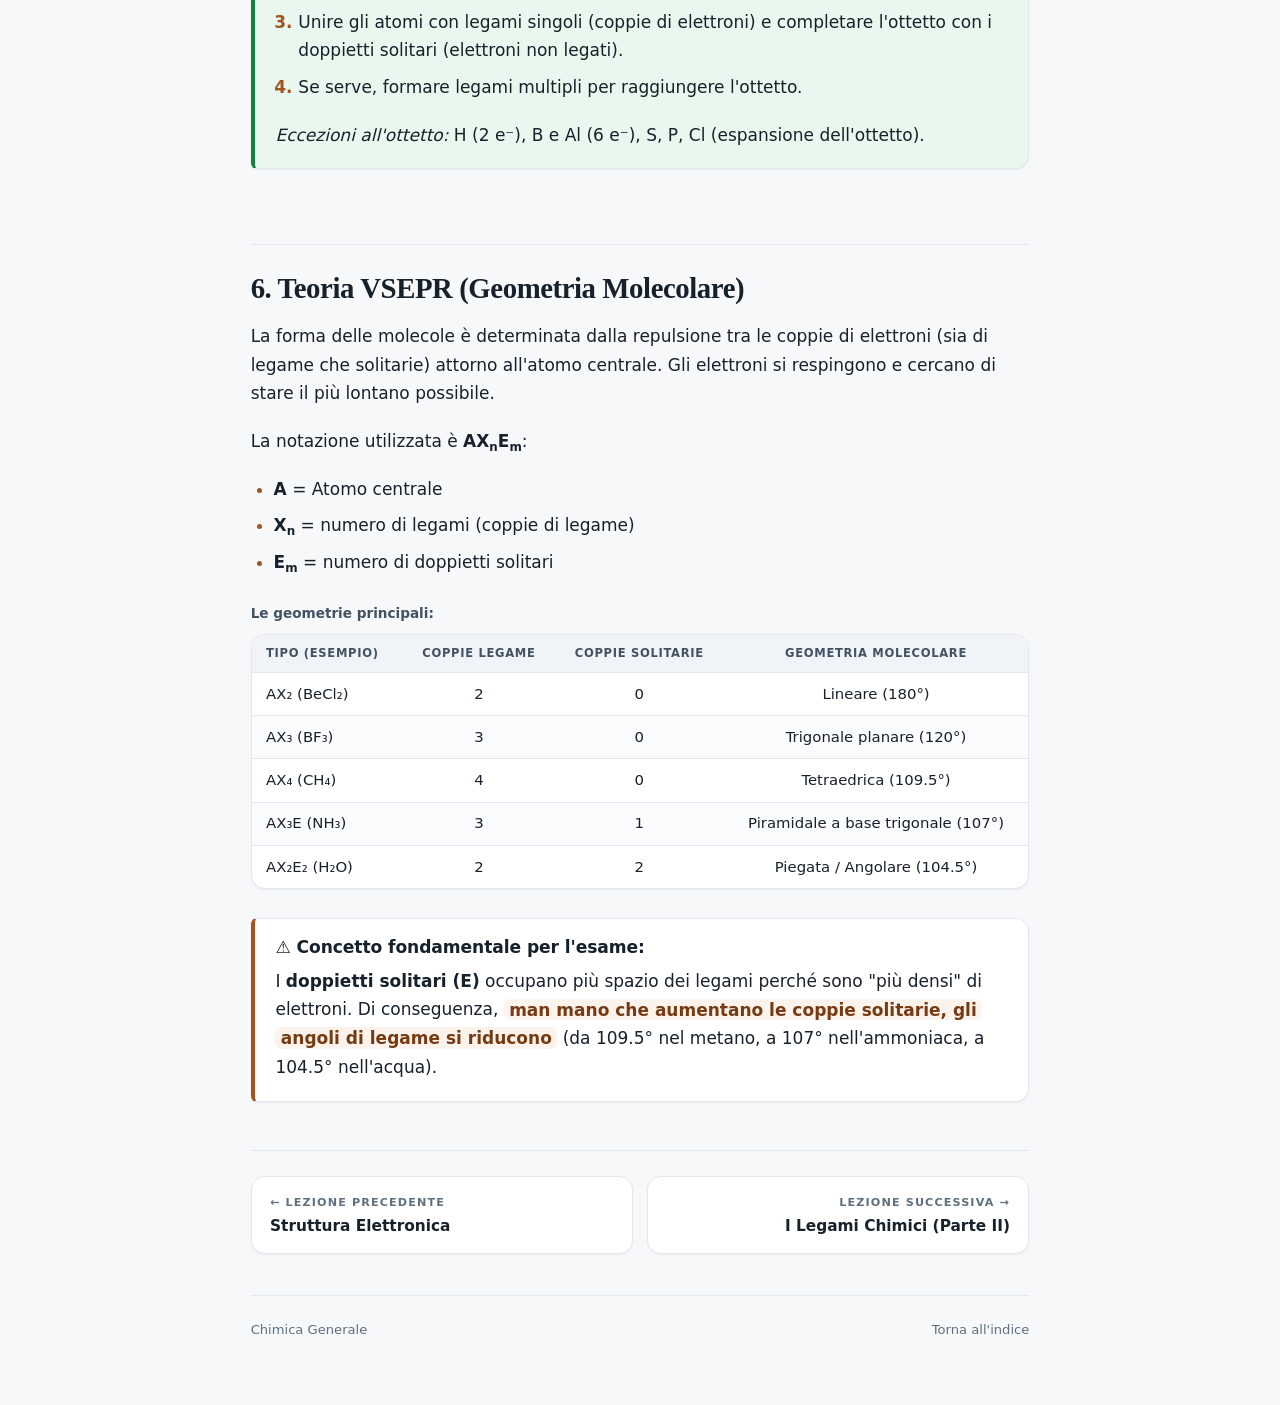
<file: folder/ppt4.html>
<!DOCTYPE html>
<html lang="it" data-hue="orange">
<head>
  <meta charset="UTF-8">
  <meta name="viewport" content="width=device-width, initial-scale=1.0">
  <title>Chimica Generale - I Legami Chimici (Parte I)</title>
  <meta name="theme-color" content="#f6f8fa">
  <link rel="icon" href="../assets/favicon.svg" type="image/svg+xml">
  <script>
    (function () {
      var savedTheme = null;
      try {
        savedTheme = localStorage.getItem("chimica-tema");
      } catch (error) {
        savedTheme = null;
      }
      var theme = savedTheme || (window.matchMedia("(prefers-color-scheme: dark)").matches ? "dark" : "light");
      document.documentElement.setAttribute("data-theme", theme);
    })();
  </script>
  <link rel="stylesheet" href="../assets/css/style.css">
</head>
<body class="lesson">
  <a class="skip-link" href="#contenuto">Salta al contenuto</a>

  <div class="progress" aria-hidden="true">
    <span class="progress__bar" data-progress></span>
  </div>

  <header class="topbar">
    <div class="topbar__inner">
      <a class="brand" href="../index.html">
        <svg class="brand__mark" viewBox="0 0 24 24" fill="none" stroke="currentColor" stroke-width="1.7" stroke-linecap="round" stroke-linejoin="round" aria-hidden="true">
          <path d="M9 3h6M10 3v5.2L4.8 18a2.4 2.4 0 0 0 2.1 3.6h10.2a2.4 2.4 0 0 0 2.1-3.6L14 8.2V3"/>
          <path d="M7.2 14h9.6"/>
        </svg>
        <span class="brand__text">
          <strong>Chimica Generale</strong>
          <span>Appunti d'esame</span>
        </span>
      </a>

      <nav class="breadcrumb" aria-label="Percorso di navigazione">
        <a href="../index.html">Indice</a>
        <span class="breadcrumb__sep" aria-hidden="true">/</span>
        <span aria-current="page">Lezione 4</span>
      </nav>

      <button class="theme-toggle" type="button" data-theme-toggle aria-label="Passa al tema scuro" hidden>
        <svg class="icon icon--moon" viewBox="0 0 24 24" fill="none" stroke="currentColor" stroke-width="1.8" stroke-linecap="round" stroke-linejoin="round" aria-hidden="true">
          <path d="M20 14.5A8.5 8.5 0 0 1 9.5 4a8.5 8.5 0 1 0 10.5 10.5Z"/>
        </svg>
        <svg class="icon icon--sun" viewBox="0 0 24 24" fill="none" stroke="currentColor" stroke-width="1.8" stroke-linecap="round" stroke-linejoin="round" aria-hidden="true">
          <circle cx="12" cy="12" r="4"/>
          <path d="M12 2v2M12 20v2M4.9 4.9l1.4 1.4M17.7 17.7l1.4 1.4M2 12h2M20 12h2M4.9 19.1l1.4-1.4M17.7 6.3l1.4-1.4"/>
        </svg>
      </button>
    </div>
  </header>

  <main id="contenuto" class="page">
    <article class="article">
      <header class="hero"><h1>🔗 Sintesi per l'Esame: I Legami Chimici (Parte I)</h1><p class="hero__lede"><em>Versione corretta e leggibile basata sulla Lezione 4.</em></p></header>

      <nav class="toc" data-toc aria-label="Indice della lezione">
        <p class="toc__title">In questa lezione</p>
        <ol class="toc__list">
          <li><a href="#sez-1">1. Perché si forma un legame chimico?</a></li>
          <li><a href="#sez-2">2. I Tre Tipi di Legame</a></li>
          <li><a href="#sez-3">3. Elettronegatività e Polarità</a></li>
          <li><a href="#sez-4">4. Energia e Lunghezza di Legame</a></li>
          <li><a href="#sez-5">5. Le Strutture di Lewis</a></li>
          <li><a href="#sez-6">6. Teoria VSEPR (Geometria Molecolare)</a></li>
        </ol>
      </nav>

      <section id="sez-1"><h2>1. Perché si forma un legame chimico?</h2>
    <ul>
        <li>Un legame chimico si forma quando la nuova disposizione di elettroni e nuclei ha un'<mark>energia minore</mark> rispetto a quella degli atomi separati. Il sistema tende sempre alla minima energia.</li>
        <li>Entrano in gioco solo gli <strong>elettroni di valenza</strong> (i più esterni).</li>
        <li><strong>Regola dell'ottetto:</strong> Gli atomi tendono a cedere, acquistare o condividere elettroni per raggiungere la configurazione stabile del gas nobile più vicino (solitamente 8 elettroni nel guscio esterno).</li>
        <li><em>Eccezioni:</em> L'Idrogeno tende ad avere 2 elettroni (come l'Elio). Dal 3° periodo in poi, alcuni elementi (come S, P, Cl) possono espandere l'ottetto (fino a 18 elettroni).</li>
    </ul>

    </section><section id="sez-2"><h2>2. I Tre Tipi di Legame</h2>
    <ul>
        <li><strong>Legame Ionico:</strong> Trasferimento completo di elettroni da un atomo all'altro (formazione di ioni).</li>
        <li><strong>Legame Covalente:</strong> Condivisione di elettroni tra atomi.</li>
        <li><strong>Legame Metallico:</strong> Elettroni delocalizzati condivisi tra una struttura di cationi.</li>
    </ul>

    <h3>Approfondimento: Legame Ionico</h3>
    <ul>
        <li>È dato dall'<strong>attrazione elettrostatica</strong> tra ioni di carica opposta (Cationi + e Anioni -).</li>
        <li>Un atomo (solitamente un metallo) perde elettroni, l'altro (un non-metallo) li acquista.</li>
        <li><em>Esempio (NaCl):</em> Il Sodio (Na) perde un e⁻ diventando Na⁺; il Cloro (Cl) lo acquista diventando Cl⁻.</li>
        <li>Non esiste una "molecola" di NaCl, ma un <strong>reticolo cristallino</strong> (un sale). L'energia sprigionata per formare questa struttura è detta <strong>energia di reticolo</strong>.</li>
    </ul>

    <h3>Approfondimento: Legame Covalente e Metallico</h3>
    <ul>
        <li><strong>Covalente:</strong> Avviene tra non-metalli che condividono una coppia di elettroni. È il legame "per eccellenza" con una precisa lunghezza, direzionalità ed energia. (Es: molecola F-F).</li>
        <li><strong>Metallico:</strong> Gli atomi sono cationi immersi in un "mare" di elettroni delocalizzati (legame covalente delocalizzato). Questo spiega perché i metalli conducono elettricità.</li>
    </ul>

    </section><section id="sez-3"><h2>3. Elettronegatività e Polarità</h2>
    <div class="callout">
        <p><strong>Elettronegatività (χ):</strong> È la tendenza di un atomo ad attrarre a sé gli elettroni di legame (Scala di Pauling, da 0.7 a 4.0).</p>
        <ul>
            <li><strong>Andamento:</strong> Aumenta lungo il periodo (da sx a dx) e diminuisce lungo il gruppo (dall'alto al basso).</li>
            <li>I non-metalli (in alto a destra, es. Fluoro) hanno elettronegatività molto alta. I metalli (in basso a sinistra) bassa.</li>
        </ul>
    </div>

    <h3>Tipi di legame covalente in base alla differenza di elettronegatività:</h3>
    <ul>
        <li><strong>Covalente Puro:</strong> Tra atomi uguali (es. F-F). Gli elettroni sono condivisi in modo identico.</li>
        <li><strong>Covalente Polare:</strong> Tra atomi con diversa elettronegatività. Si crea una distribuzione asimmetrica degli elettroni (parziale carica negativa δ⁻ sull'atomo più elettronegativo, parziale positiva δ⁺ sull'altro).</li>
        <li><strong>Ionico:</strong> Quando la differenza di elettronegatività è molto grande, si ha il trasferimento completo degli elettroni. (Pauling creò una formula empirica per calcolare la percentuale di carattere ionico).</li>
    </ul>
    <p><em>Nota:</em> La molecola con legame polare è detta <strong>dipolo</strong>. Ha un momento dipolare (un vettore).</p>

    </section><section id="sez-4"><h2>4. Energia e Lunghezza di Legame</h2>
    <ul>
        <li><strong>Energia di legame:</strong> L'energia necessaria per rompere un legame (si misura in kJ/mol). Più è alta, più il legame è forte.</li>
        <li><strong>Lunghezza di legame:</strong> La distanza tra i centri di due atomi legati.</li>
        <li><strong>Regola d'oro:</strong> Un legame multiplo (doppio o triplo) è sempre <mark>più corto e più forte</mark> di un legame singolo. (Es: C≡C è più corto e forte di C=C, che è più corto e forte di C-C).</li>
        <li>Le reazioni chimiche comportano la rottura dei legami dei reagenti e la formazione dei legami dei prodotti. Se si libera più energia di quanta se ne consuma, la reazione è esotermica.</li>
    </ul>

    </section><section id="sez-5"><h2>5. Le Strutture di Lewis</h2>
    <p>Metodo per rappresentare gli elettroni di valenza come puntini e i legami come trattini.</p>
    <div class="callout callout--tip">
        <h3>Regole per disegnare le strutture di Lewis:</h3>
        <ol>
            <li>Contare tutti gli elettroni di valenza della molecola (per gli ioni: aggiungere e⁻ per gli anioni, toglierli per i cationi).</li>
            <li>Stabilire l'atomo centrale (di solito il meno elettronegativo, mai l'Idrogeno).</li>
            <li>Unire gli atomi con legami singoli (coppie di elettroni) e completare l'ottetto con i doppietti solitari (elettroni non legati).</li>
            <li>Se serve, formare legami multipli per raggiungere l'ottetto.</li>
        </ol>
        <p><em>Eccezioni all'ottetto:</em> H (2 e⁻), B e Al (6 e⁻), S, P, Cl (espansione dell'ottetto).</p>
    </div>

    </section><section id="sez-6"><h2>6. Teoria VSEPR (Geometria Molecolare)</h2>
    <p>La forma delle molecole è determinata dalla repulsione tra le coppie di elettroni (sia di legame che solitarie) attorno all'atomo centrale. Gli elettroni si respingono e cercano di stare il più lontano possibile.</p>
    
    <p>La notazione utilizzata è <strong>AX<sub>n</sub>E<sub>m</sub></strong>:</p>
    <ul>
        <li><strong>A</strong> = Atomo centrale</li>
        <li><strong>X<sub>n</sub></strong> = numero di legami (coppie di legame)</li>
        <li><strong>E<sub>m</sub></strong> = numero di doppietti solitari</li>
    </ul>

    <div class="table-box">
        <strong>Le geometrie principali:</strong>
        <div class="table-wrap"><table>
            <thead><tr>
                <th scope="col">Tipo (Esempio)</th>
                <th scope="col">Coppie legame</th>
                <th scope="col">Coppie solitarie</th>
                <th scope="col">Geometria Molecolare</th>
            </tr>
            </thead><tbody><tr>
                <td>AX₂ (BeCl₂)</td>
                <td>2</td>
                <td>0</td>
                <td>Lineare (180°)</td>
            </tr>
            <tr>
                <td>AX₃ (BF₃)</td>
                <td>3</td>
                <td>0</td>
                <td>Trigonale planare (120°)</td>
            </tr>
            <tr>
                <td>AX₄ (CH₄)</td>
                <td>4</td>
                <td>0</td>
                <td>Tetraedrica (109.5°)</td>
            </tr>
            <tr>
                <td>AX₃E (NH₃)</td>
                <td>3</td>
                <td>1</td>
                <td>Piramidale a base trigonale (107°)</td>
            </tr>
            <tr>
                <td>AX₂E₂ (H₂O)</td>
                <td>2</td>
                <td>2</td>
                <td>Piegata / Angolare (104.5°)</td>
            </tr>
        </tbody></table>
    </div></div>

    <div class="callout">
        <h3>⚠️ Concetto fondamentale per l'esame:</h3>
        <p>I <strong>doppietti solitari (E)</strong> occupano più spazio dei legami perché sono "più densi" di elettroni. Di conseguenza, <mark>man mano che aumentano le coppie solitarie, gli angoli di legame si riducono</mark> (da 109.5° nel metano, a 107° nell'ammoniaca, a 104.5° nell'acqua).</p>
    </div>

</section>

      <nav class="pager" aria-label="Navigazione tra le lezioni">
        <a class="pager__link" href="ppt3.html">
          <span class="pager__label">← Lezione precedente</span>
          <span class="pager__title">Struttura Elettronica</span>
        </a>
        <a class="pager__link pager__link--next" href="ppt5.html">
          <span class="pager__label">Lezione successiva →</span>
          <span class="pager__title">I Legami Chimici (Parte II)</span>
        </a>
      </nav>

      <footer class="site-footer">
        <p>Chimica Generale</p>
        <p><a href="../index.html">Torna all'indice</a></p>
      </footer>
    </article>
  </main>

  <button class="to-top" type="button" data-to-top aria-label="Torna all'inizio della pagina">
    <svg viewBox="0 0 24 24" fill="none" stroke="currentColor" stroke-width="2" stroke-linecap="round" stroke-linejoin="round" aria-hidden="true">
      <path d="M12 19V5M5 12l7-7 7 7"/>
    </svg>
  </button>

  <script src="../assets/js/ui.js"></script>
</body>
</html>
</file>
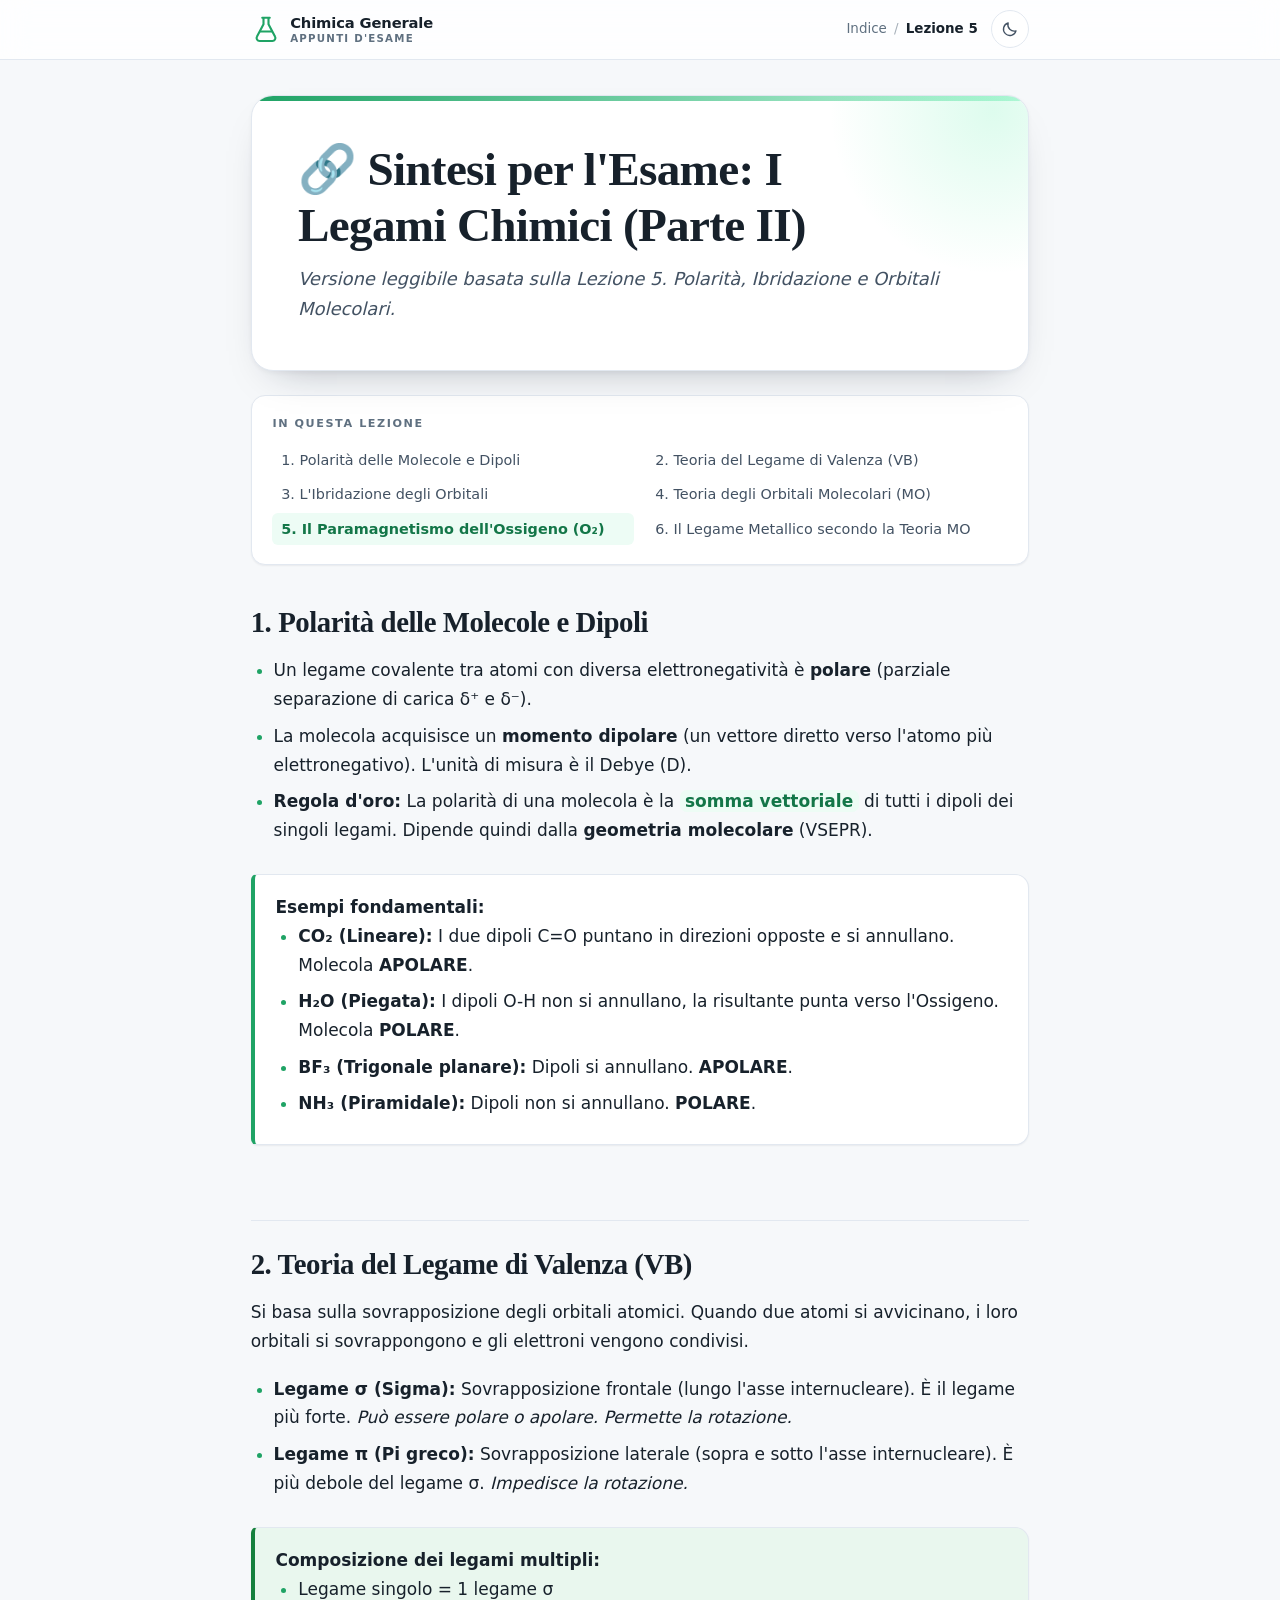
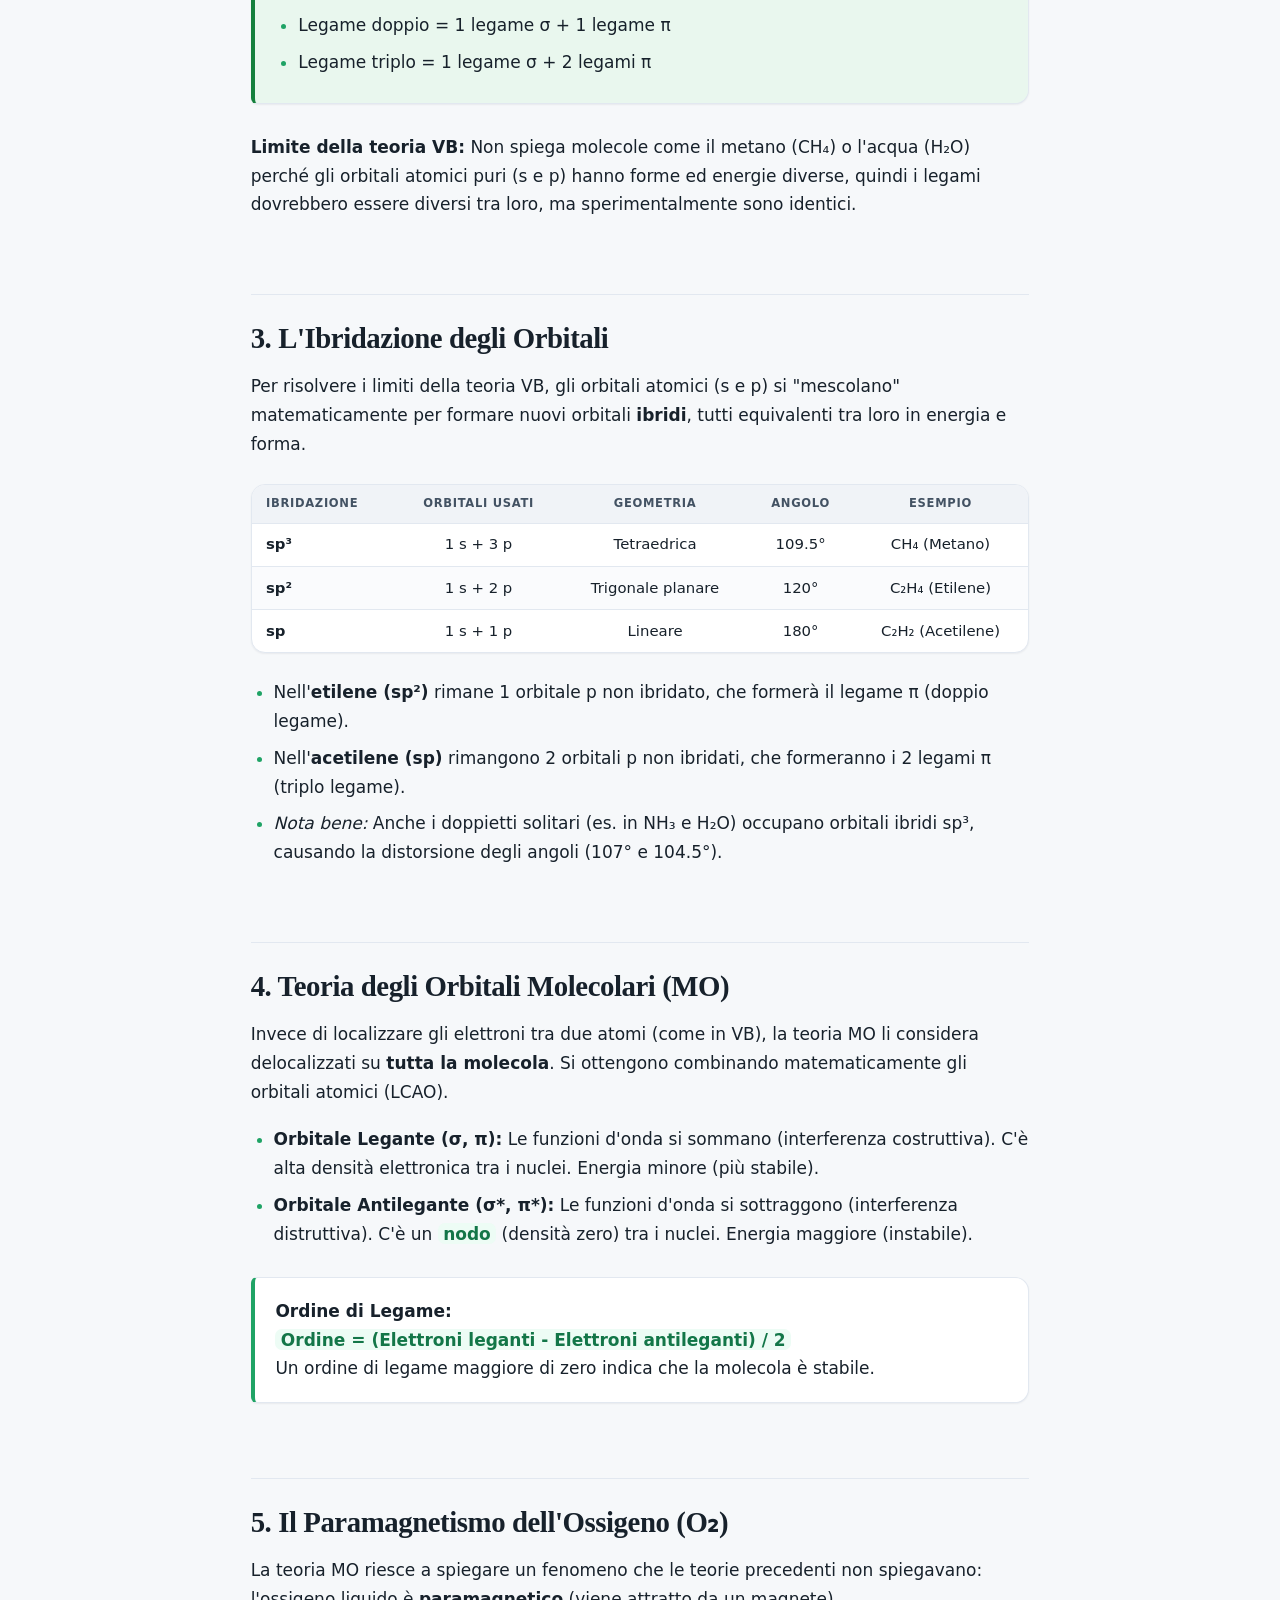
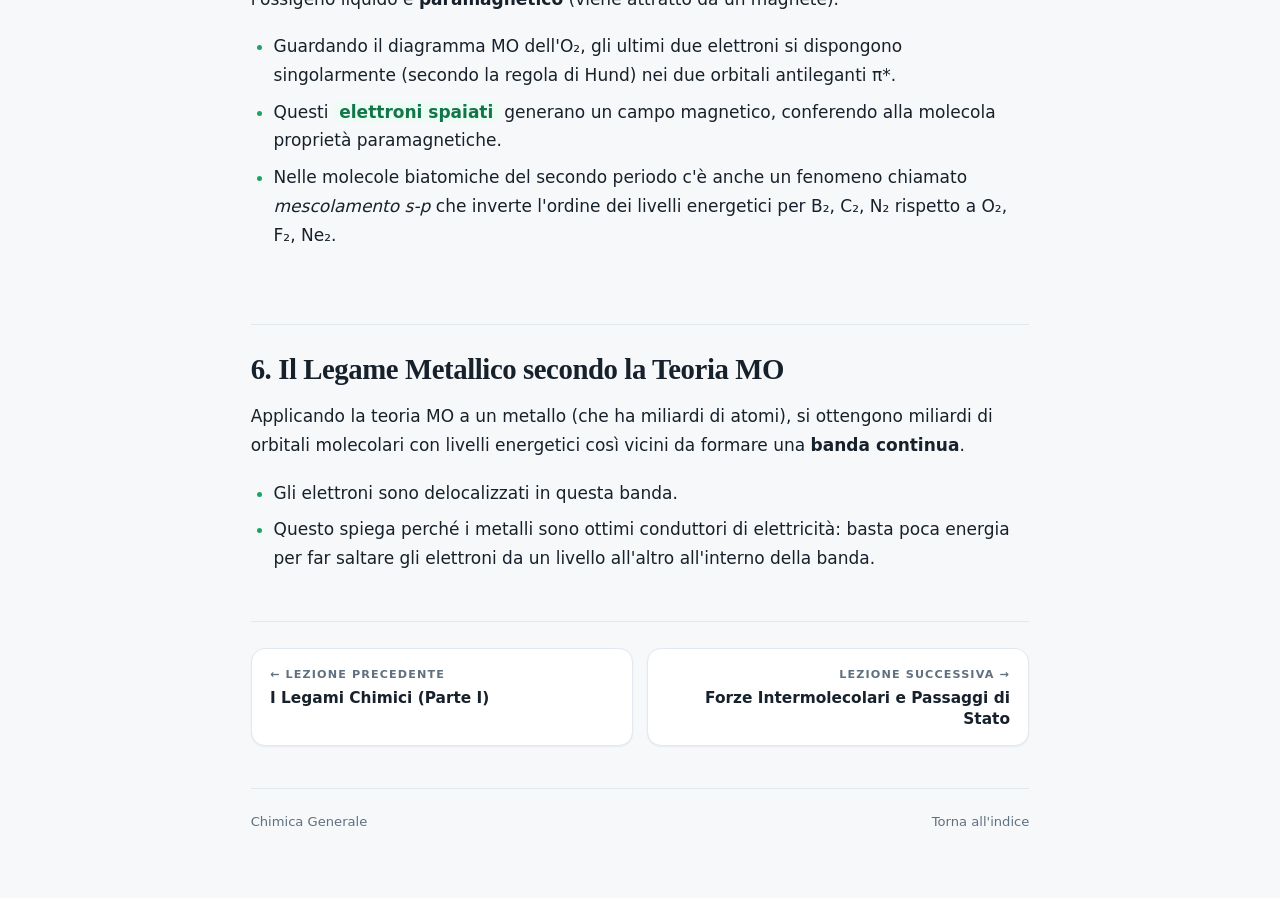
<file: folder/ppt5.html>
<!DOCTYPE html>
<html lang="it" data-hue="green">
<head>
  <meta charset="UTF-8">
  <meta name="viewport" content="width=device-width, initial-scale=1.0">
  <title>Chimica Generale - I Legami Chimici (Parte II)</title>
  <meta name="theme-color" content="#f6f8fa">
  <link rel="icon" href="../assets/favicon.svg" type="image/svg+xml">
  <script>
    (function () {
      var savedTheme = null;
      try {
        savedTheme = localStorage.getItem("chimica-tema");
      } catch (error) {
        savedTheme = null;
      }
      var theme = savedTheme || (window.matchMedia("(prefers-color-scheme: dark)").matches ? "dark" : "light");
      document.documentElement.setAttribute("data-theme", theme);
    })();
  </script>
  <link rel="stylesheet" href="../assets/css/style.css">
</head>
<body class="lesson">
  <a class="skip-link" href="#contenuto">Salta al contenuto</a>

  <div class="progress" aria-hidden="true">
    <span class="progress__bar" data-progress></span>
  </div>

  <header class="topbar">
    <div class="topbar__inner">
      <a class="brand" href="../index.html">
        <svg class="brand__mark" viewBox="0 0 24 24" fill="none" stroke="currentColor" stroke-width="1.7" stroke-linecap="round" stroke-linejoin="round" aria-hidden="true">
          <path d="M9 3h6M10 3v5.2L4.8 18a2.4 2.4 0 0 0 2.1 3.6h10.2a2.4 2.4 0 0 0 2.1-3.6L14 8.2V3"/>
          <path d="M7.2 14h9.6"/>
        </svg>
        <span class="brand__text">
          <strong>Chimica Generale</strong>
          <span>Appunti d'esame</span>
        </span>
      </a>

      <nav class="breadcrumb" aria-label="Percorso di navigazione">
        <a href="../index.html">Indice</a>
        <span class="breadcrumb__sep" aria-hidden="true">/</span>
        <span aria-current="page">Lezione 5</span>
      </nav>

      <button class="theme-toggle" type="button" data-theme-toggle aria-label="Passa al tema scuro" hidden>
        <svg class="icon icon--moon" viewBox="0 0 24 24" fill="none" stroke="currentColor" stroke-width="1.8" stroke-linecap="round" stroke-linejoin="round" aria-hidden="true">
          <path d="M20 14.5A8.5 8.5 0 0 1 9.5 4a8.5 8.5 0 1 0 10.5 10.5Z"/>
        </svg>
        <svg class="icon icon--sun" viewBox="0 0 24 24" fill="none" stroke="currentColor" stroke-width="1.8" stroke-linecap="round" stroke-linejoin="round" aria-hidden="true">
          <circle cx="12" cy="12" r="4"/>
          <path d="M12 2v2M12 20v2M4.9 4.9l1.4 1.4M17.7 17.7l1.4 1.4M2 12h2M20 12h2M4.9 19.1l1.4-1.4M17.7 6.3l1.4-1.4"/>
        </svg>
      </button>
    </div>
  </header>

  <main id="contenuto" class="page">
    <article class="article">
      <header class="hero"><h1>🔗 Sintesi per l'Esame: I Legami Chimici (Parte II)</h1><p class="hero__lede"><em>Versione leggibile basata sulla Lezione 5. Polarità, Ibridazione e Orbitali Molecolari.</em></p></header>

      <nav class="toc" data-toc aria-label="Indice della lezione">
        <p class="toc__title">In questa lezione</p>
        <ol class="toc__list">
          <li><a href="#sez-1">1. Polarità delle Molecole e Dipoli</a></li>
          <li><a href="#sez-2">2. Teoria del Legame di Valenza (VB)</a></li>
          <li><a href="#sez-3">3. L&#x27;Ibridazione degli Orbitali</a></li>
          <li><a href="#sez-4">4. Teoria degli Orbitali Molecolari (MO)</a></li>
          <li><a href="#sez-5">5. Il Paramagnetismo dell&#x27;Ossigeno (O₂)</a></li>
          <li><a href="#sez-6">6. Il Legame Metallico secondo la Teoria MO</a></li>
        </ol>
      </nav>

      <section id="sez-1"><h2>1. Polarità delle Molecole e Dipoli</h2>
    <ul>
        <li>Un legame covalente tra atomi con diversa elettronegatività è <strong>polare</strong> (parziale separazione di carica δ⁺ e δ⁻).</li>
        <li>La molecola acquisisce un <strong>momento dipolare</strong> (un vettore diretto verso l'atomo più elettronegativo). L'unità di misura è il Debye (D).</li>
        <li><strong>Regola d'oro:</strong> La polarità di una molecola è la <mark>somma vettoriale</mark> di tutti i dipoli dei singoli legami. Dipende quindi dalla <strong>geometria molecolare</strong> (VSEPR).</li>
    </ul>
    <div class="callout">
        <strong>Esempi fondamentali:</strong>
        <ul>
            <li><strong>CO₂ (Lineare):</strong> I due dipoli C=O puntano in direzioni opposte e si annullano. Molecola <strong>APOLARE</strong>.</li>
            <li><strong>H₂O (Piegata):</strong> I dipoli O-H non si annullano, la risultante punta verso l'Ossigeno. Molecola <strong>POLARE</strong>.</li>
            <li><strong>BF₃ (Trigonale planare):</strong> Dipoli si annullano. <strong>APOLARE</strong>.</li>
            <li><strong>NH₃ (Piramidale):</strong> Dipoli non si annullano. <strong>POLARE</strong>.</li>
        </ul>
    </div>

    </section><section id="sez-2"><h2>2. Teoria del Legame di Valenza (VB)</h2>
    <p>Si basa sulla sovrapposizione degli orbitali atomici. Quando due atomi si avvicinano, i loro orbitali si sovrappongono e gli elettroni vengono condivisi.</p>
    <ul>
        <li><strong>Legame σ (Sigma):</strong> Sovrapposizione frontale (lungo l'asse internucleare). È il legame più forte. <em>Può essere polare o apolare. Permette la rotazione.</em></li>
        <li><strong>Legame π (Pi greco):</strong> Sovrapposizione laterale (sopra e sotto l'asse internucleare). È più debole del legame σ. <em>Impedisce la rotazione.</em></li>
    </ul>
    <div class="callout callout--tip">
        <strong>Composizione dei legami multipli:</strong>
        <ul>
            <li>Legame singolo = 1 legame σ</li>
            <li>Legame doppio = 1 legame σ + 1 legame π</li>
            <li>Legame triplo = 1 legame σ + 2 legami π</li>
        </ul>
    </div>
    <p><strong>Limite della teoria VB:</strong> Non spiega molecole come il metano (CH₄) o l'acqua (H₂O) perché gli orbitali atomici puri (s e p) hanno forme ed energie diverse, quindi i legami dovrebbero essere diversi tra loro, ma sperimentalmente sono identici.</p>

    </section><section id="sez-3"><h2>3. L'Ibridazione degli Orbitali</h2>
    <p>Per risolvere i limiti della teoria VB, gli orbitali atomici (s e p) si "mescolano" matematicamente per formare nuovi orbitali <strong>ibridi</strong>, tutti equivalenti tra loro in energia e forma.</p>

    <div class="table-box">
        <div class="table-wrap"><table>
            <thead><tr>
                <th scope="col">Ibridazione</th>
                <th scope="col">Orbitali usati</th>
                <th scope="col">Geometria</th>
                <th scope="col">Angolo</th>
                <th scope="col">Esempio</th>
            </tr>
            </thead><tbody><tr>
                <td><strong>sp³</strong></td>
                <td>1 s + 3 p</td>
                <td>Tetraedrica</td>
                <td>109.5°</td>
                <td>CH₄ (Metano)</td>
            </tr>
            <tr>
                <td><strong>sp²</strong></td>
                <td>1 s + 2 p</td>
                <td>Trigonale planare</td>
                <td>120°</td>
                <td>C₂H₄ (Etilene)</td>
            </tr>
            <tr>
                <td><strong>sp</strong></td>
                <td>1 s + 1 p</td>
                <td>Lineare</td>
                <td>180°</td>
                <td>C₂H₂ (Acetilene)</td>
            </tr>
        </tbody></table>
    </div></div>
    <ul>
        <li>Nell'<strong>etilene (sp²)</strong> rimane 1 orbitale p non ibridato, che formerà il legame π (doppio legame).</li>
        <li>Nell'<strong>acetilene (sp)</strong> rimangono 2 orbitali p non ibridati, che formeranno i 2 legami π (triplo legame).</li>
        <li><em>Nota bene:</em> Anche i doppietti solitari (es. in NH₃ e H₂O) occupano orbitali ibridi sp³, causando la distorsione degli angoli (107° e 104.5°).</li>
    </ul>

    </section><section id="sez-4"><h2>4. Teoria degli Orbitali Molecolari (MO)</h2>
    <p>Invece di localizzare gli elettroni tra due atomi (come in VB), la teoria MO li considera delocalizzati su <strong>tutta la molecola</strong>. Si ottengono combinando matematicamente gli orbitali atomici (LCAO).</p>
    <ul>
        <li><strong>Orbitale Legante (σ, π):</strong> Le funzioni d'onda si sommano (interferenza costruttiva). C'è alta densità elettronica tra i nuclei. Energia minore (più stabile).</li>
        <li><strong>Orbitale Antilegante (σ*, π*):</strong> Le funzioni d'onda si sottraggono (interferenza distruttiva). C'è un <mark>nodo</mark> (densità zero) tra i nuclei. Energia maggiore (instabile).</li>
    </ul>
    <div class="callout">
        <strong>Ordine di Legame:</strong><br>
        <mark>Ordine = (Elettroni leganti - Elettroni antileganti) / 2</mark><br>
        Un ordine di legame maggiore di zero indica che la molecola è stabile.
    </div>

    </section><section id="sez-5"><h2>5. Il Paramagnetismo dell'Ossigeno (O₂)</h2>
    <p>La teoria MO riesce a spiegare un fenomeno che le teorie precedenti non spiegavano: l'ossigeno liquido è <strong>paramagnetico</strong> (viene attratto da un magnete).</p>
    <ul>
        <li>Guardando il diagramma MO dell'O₂, gli ultimi due elettroni si dispongono singolarmente (secondo la regola di Hund) nei due orbitali antileganti π*.</li>
        <li>Questi <mark>elettroni spaiati</mark> generano un campo magnetico, conferendo alla molecola proprietà paramagnetiche.</li>
        <li>Nelle molecole biatomiche del secondo periodo c'è anche un fenomeno chiamato <em>mescolamento s-p</em> che inverte l'ordine dei livelli energetici per B₂, C₂, N₂ rispetto a O₂, F₂, Ne₂.</li>
    </ul>

    </section><section id="sez-6"><h2>6. Il Legame Metallico secondo la Teoria MO</h2>
    <p>Applicando la teoria MO a un metallo (che ha miliardi di atomi), si ottengono miliardi di orbitali molecolari con livelli energetici così vicini da formare una <strong>banda continua</strong>.</p>
    <ul>
        <li>Gli elettroni sono delocalizzati in questa banda.</li>
        <li>Questo spiega perché i metalli sono ottimi conduttori di elettricità: basta poca energia per far saltare gli elettroni da un livello all'altro all'interno della banda.</li>
    </ul>

</section>

      <nav class="pager" aria-label="Navigazione tra le lezioni">
        <a class="pager__link" href="ppt4.html">
          <span class="pager__label">← Lezione precedente</span>
          <span class="pager__title">I Legami Chimici (Parte I)</span>
        </a>
        <a class="pager__link pager__link--next" href="ppt6.html">
          <span class="pager__label">Lezione successiva →</span>
          <span class="pager__title">Forze Intermolecolari e Passaggi di Stato</span>
        </a>
      </nav>

      <footer class="site-footer">
        <p>Chimica Generale</p>
        <p><a href="../index.html">Torna all'indice</a></p>
      </footer>
    </article>
  </main>

  <button class="to-top" type="button" data-to-top aria-label="Torna all'inizio della pagina">
    <svg viewBox="0 0 24 24" fill="none" stroke="currentColor" stroke-width="2" stroke-linecap="round" stroke-linejoin="round" aria-hidden="true">
      <path d="M12 19V5M5 12l7-7 7 7"/>
    </svg>
  </button>

  <script src="../assets/js/ui.js"></script>
</body>
</html>
</file>
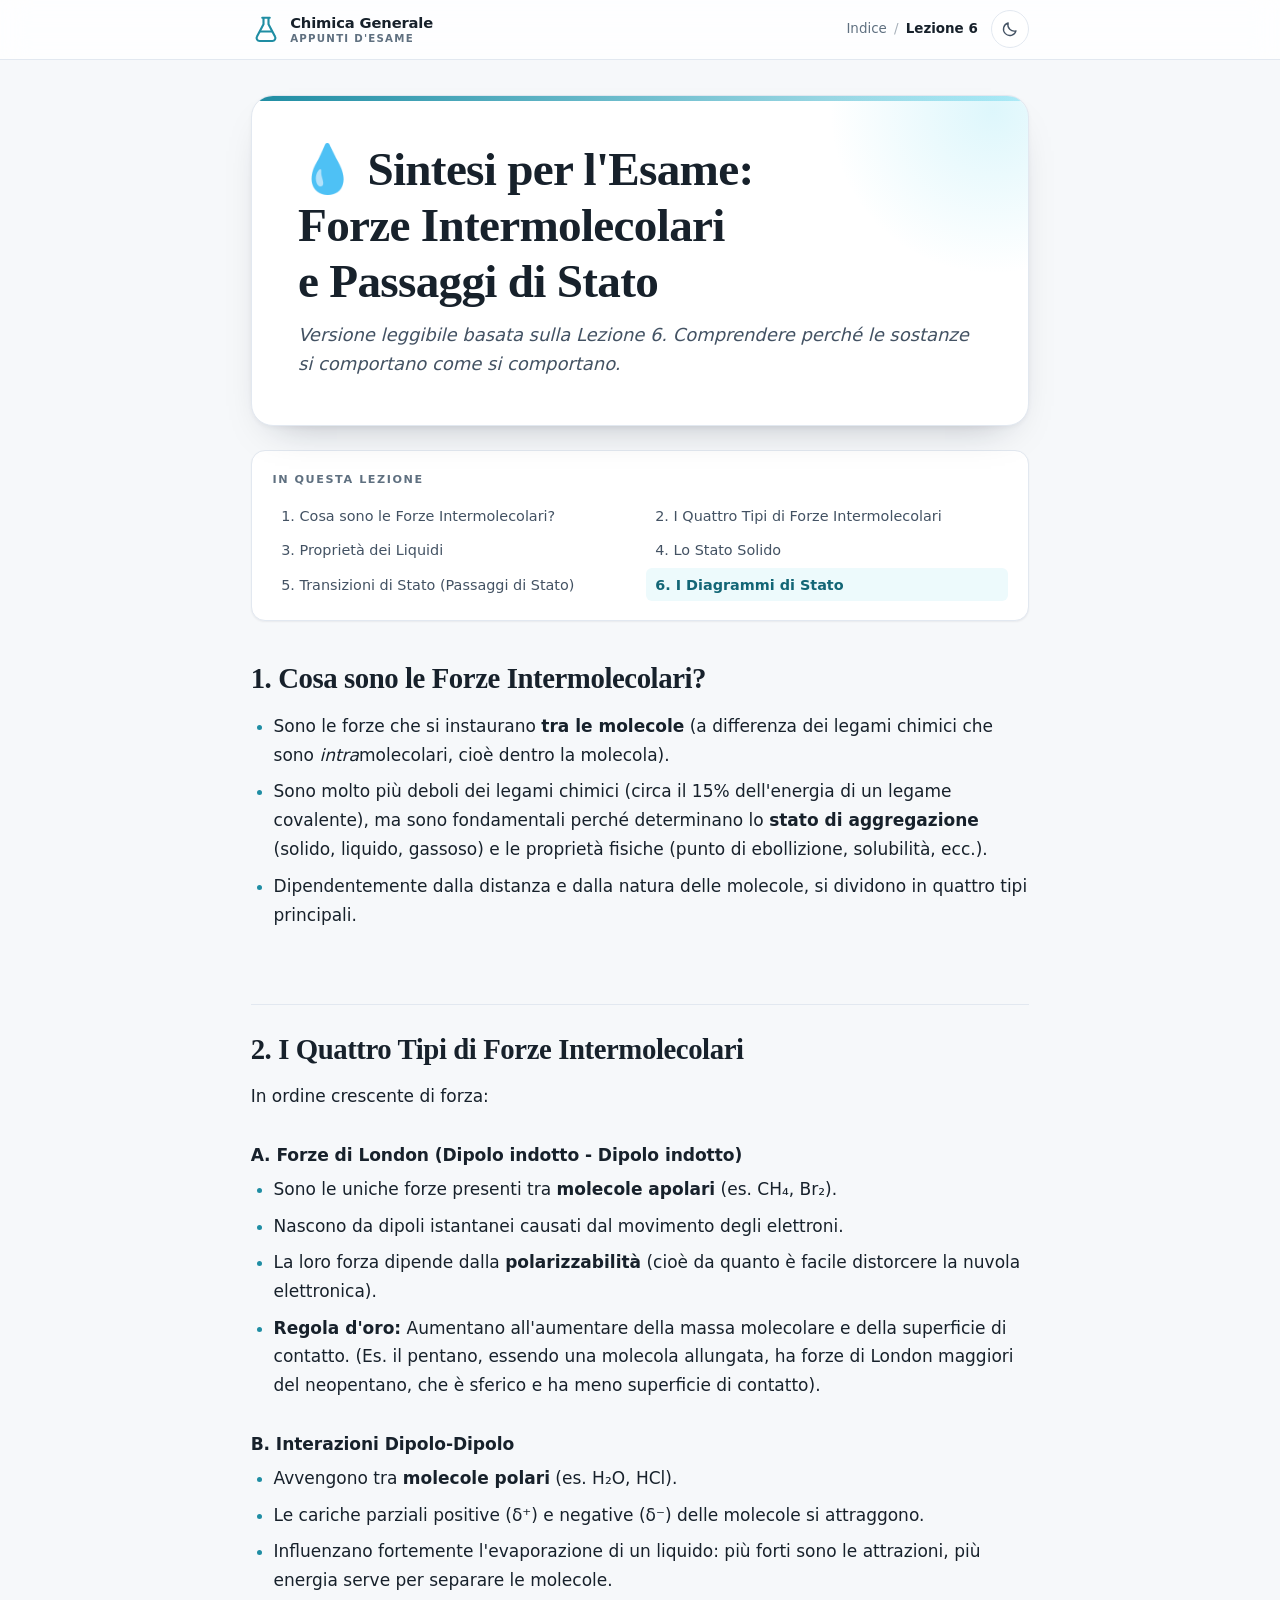
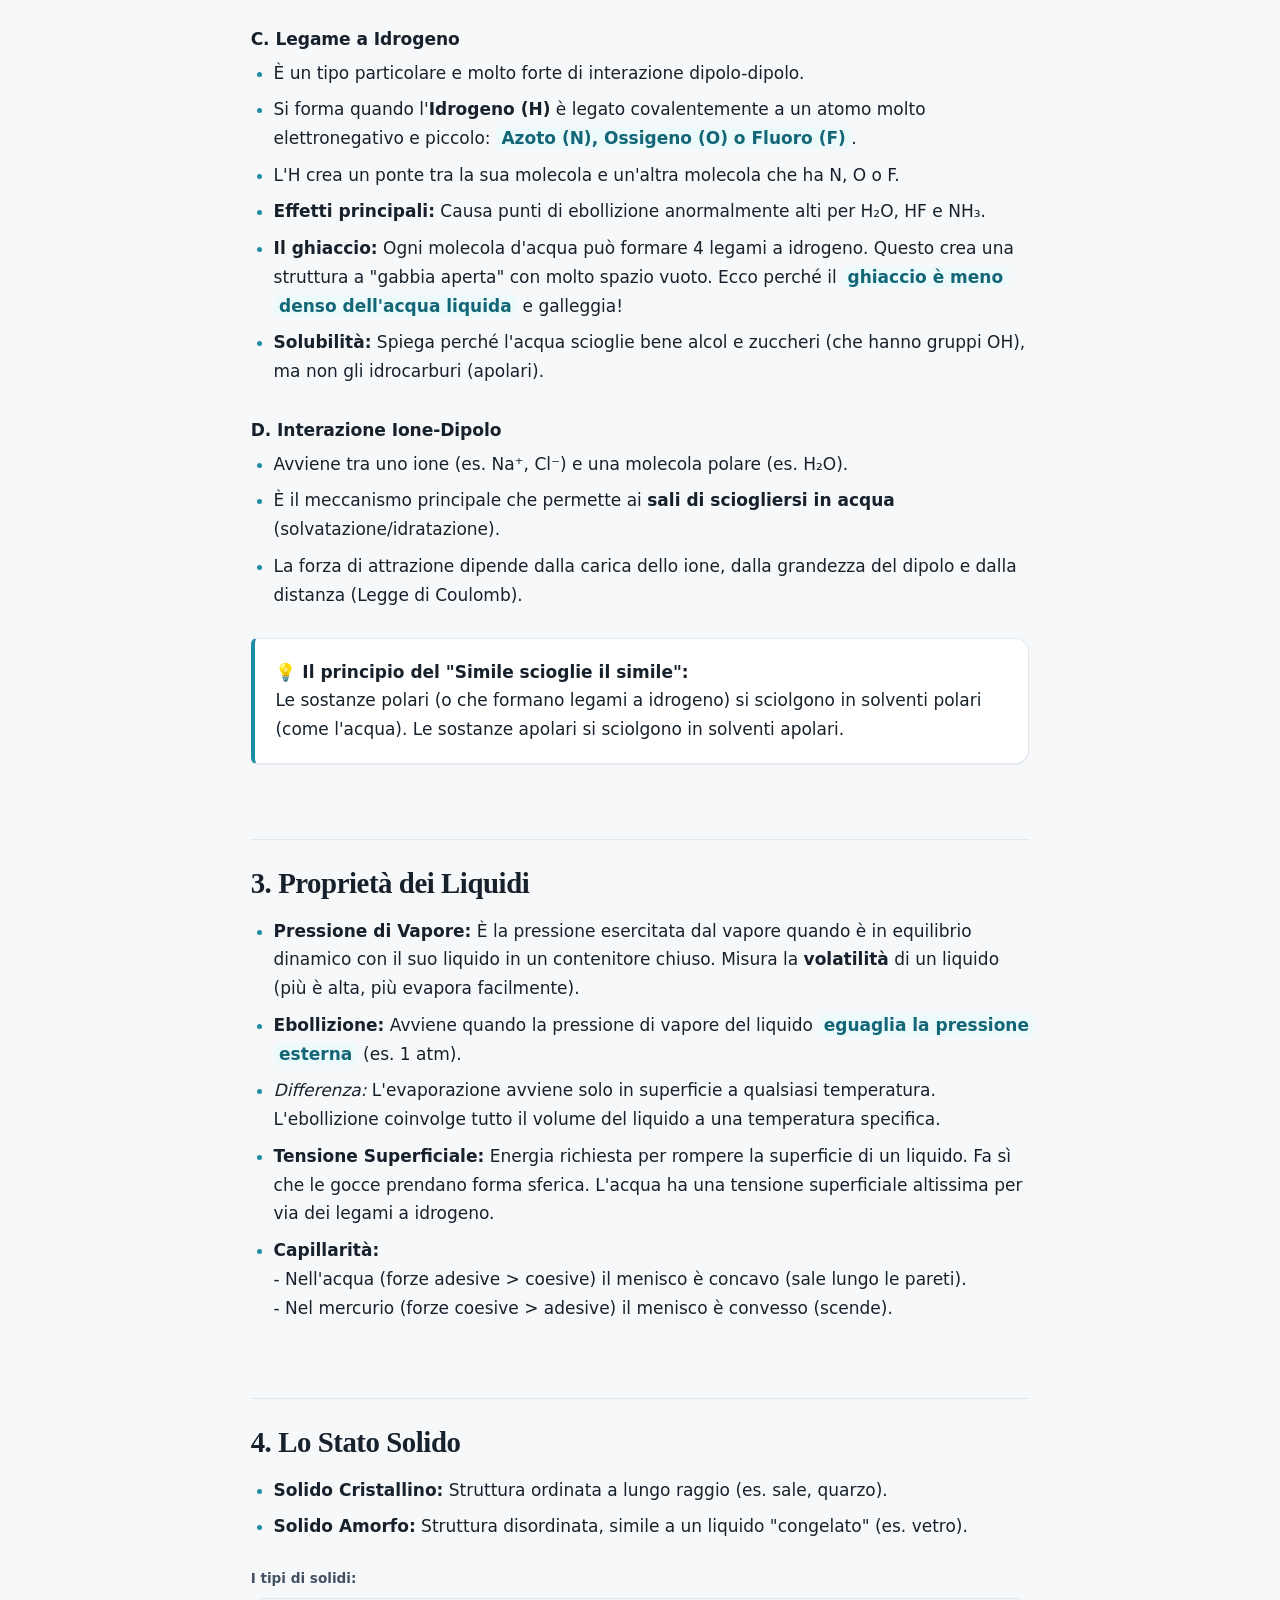
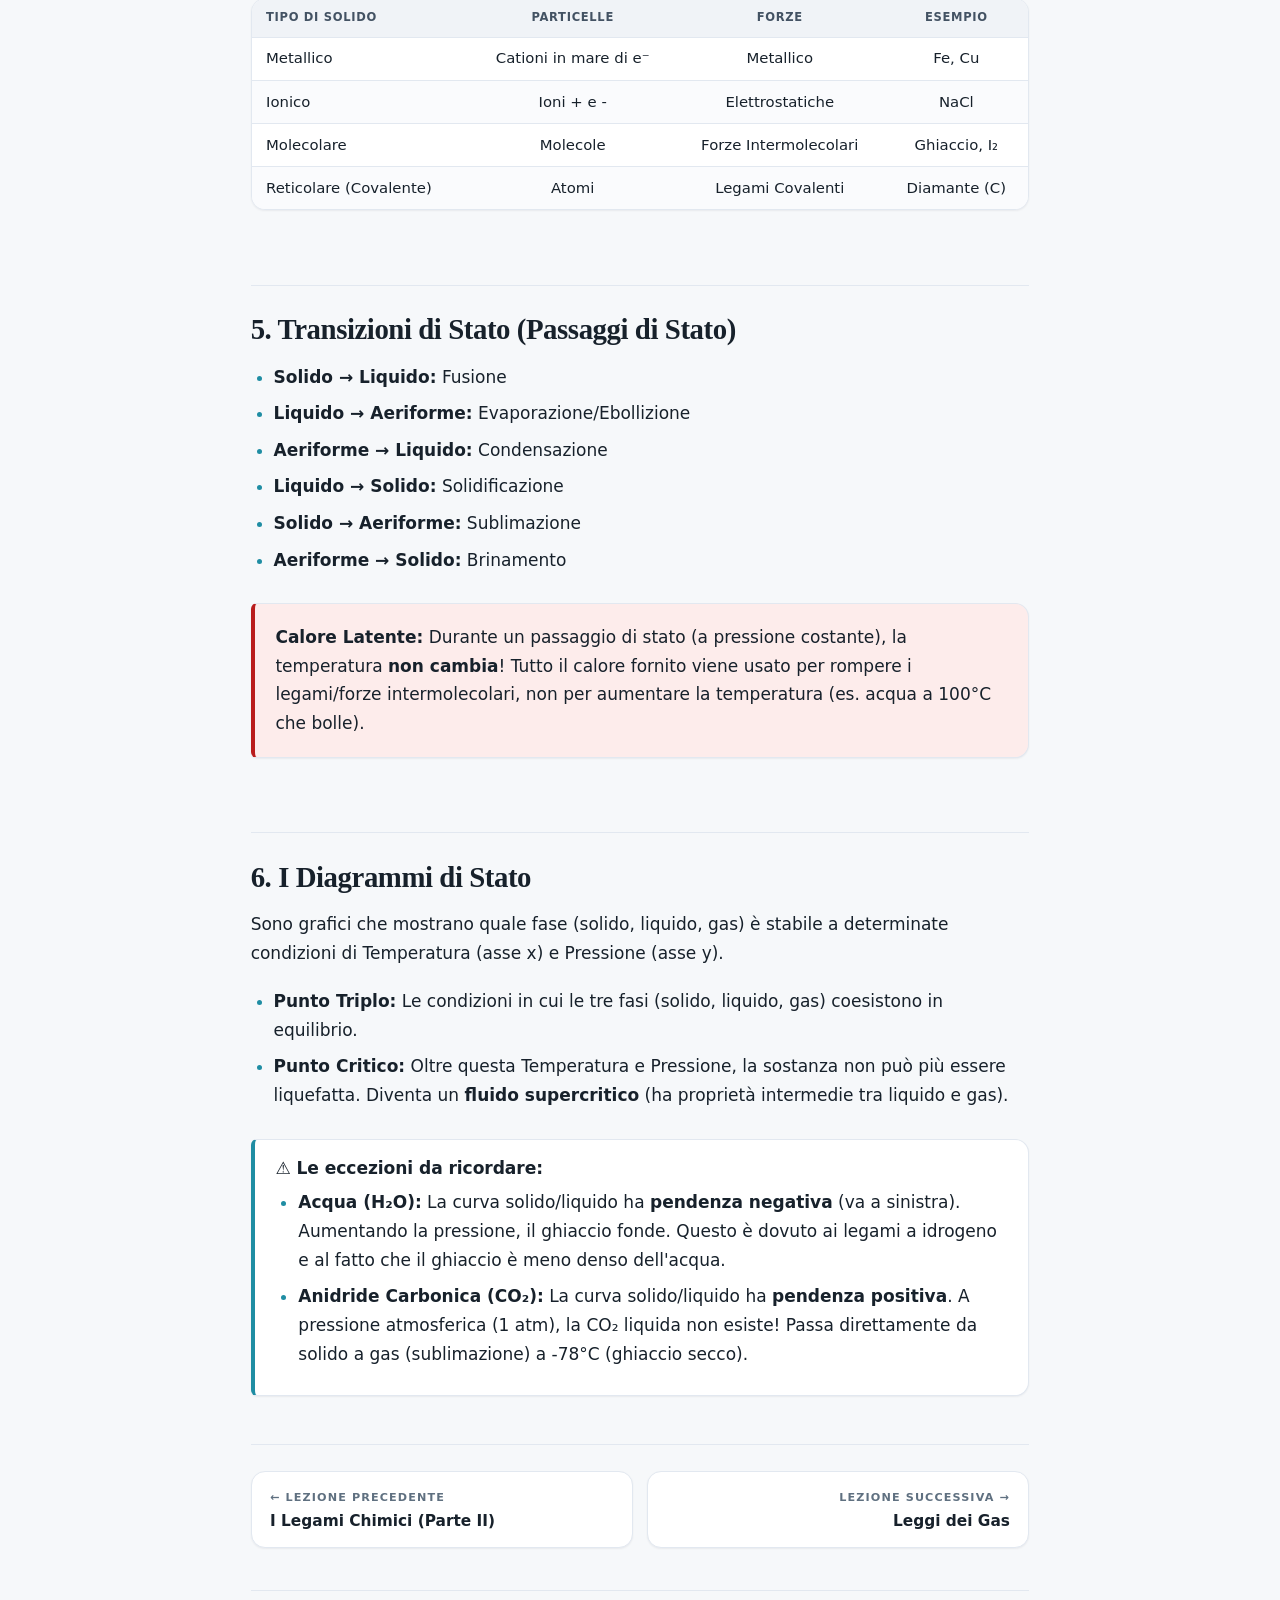
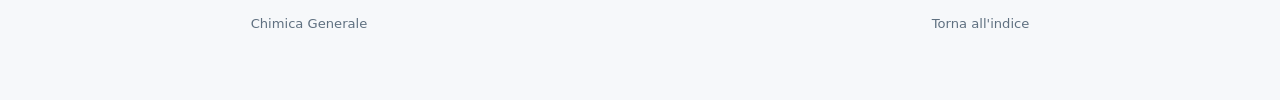
<file: folder/ppt6.html>
<!DOCTYPE html>
<html lang="it" data-hue="cyan">
<head>
  <meta charset="UTF-8">
  <meta name="viewport" content="width=device-width, initial-scale=1.0">
  <title>Chimica Generale - Forze Intermolecolari e Passaggi di Stato</title>
  <meta name="theme-color" content="#f6f8fa">
  <link rel="icon" href="../assets/favicon.svg" type="image/svg+xml">
  <script>
    (function () {
      var savedTheme = null;
      try {
        savedTheme = localStorage.getItem("chimica-tema");
      } catch (error) {
        savedTheme = null;
      }
      var theme = savedTheme || (window.matchMedia("(prefers-color-scheme: dark)").matches ? "dark" : "light");
      document.documentElement.setAttribute("data-theme", theme);
    })();
  </script>
  <link rel="stylesheet" href="../assets/css/style.css">
</head>
<body class="lesson">
  <a class="skip-link" href="#contenuto">Salta al contenuto</a>

  <div class="progress" aria-hidden="true">
    <span class="progress__bar" data-progress></span>
  </div>

  <header class="topbar">
    <div class="topbar__inner">
      <a class="brand" href="../index.html">
        <svg class="brand__mark" viewBox="0 0 24 24" fill="none" stroke="currentColor" stroke-width="1.7" stroke-linecap="round" stroke-linejoin="round" aria-hidden="true">
          <path d="M9 3h6M10 3v5.2L4.8 18a2.4 2.4 0 0 0 2.1 3.6h10.2a2.4 2.4 0 0 0 2.1-3.6L14 8.2V3"/>
          <path d="M7.2 14h9.6"/>
        </svg>
        <span class="brand__text">
          <strong>Chimica Generale</strong>
          <span>Appunti d'esame</span>
        </span>
      </a>

      <nav class="breadcrumb" aria-label="Percorso di navigazione">
        <a href="../index.html">Indice</a>
        <span class="breadcrumb__sep" aria-hidden="true">/</span>
        <span aria-current="page">Lezione 6</span>
      </nav>

      <button class="theme-toggle" type="button" data-theme-toggle aria-label="Passa al tema scuro" hidden>
        <svg class="icon icon--moon" viewBox="0 0 24 24" fill="none" stroke="currentColor" stroke-width="1.8" stroke-linecap="round" stroke-linejoin="round" aria-hidden="true">
          <path d="M20 14.5A8.5 8.5 0 0 1 9.5 4a8.5 8.5 0 1 0 10.5 10.5Z"/>
        </svg>
        <svg class="icon icon--sun" viewBox="0 0 24 24" fill="none" stroke="currentColor" stroke-width="1.8" stroke-linecap="round" stroke-linejoin="round" aria-hidden="true">
          <circle cx="12" cy="12" r="4"/>
          <path d="M12 2v2M12 20v2M4.9 4.9l1.4 1.4M17.7 17.7l1.4 1.4M2 12h2M20 12h2M4.9 19.1l1.4-1.4M17.7 6.3l1.4-1.4"/>
        </svg>
      </button>
    </div>
  </header>

  <main id="contenuto" class="page">
    <article class="article">
      <header class="hero"><h1>💧 Sintesi per l'Esame: Forze Intermolecolari e Passaggi di Stato</h1><p class="hero__lede"><em>Versione leggibile basata sulla Lezione 6. Comprendere perché le sostanze si comportano come si comportano.</em></p></header>

      <nav class="toc" data-toc aria-label="Indice della lezione">
        <p class="toc__title">In questa lezione</p>
        <ol class="toc__list">
          <li><a href="#sez-1">1. Cosa sono le Forze Intermolecolari?</a></li>
          <li><a href="#sez-2">2. I Quattro Tipi di Forze Intermolecolari</a></li>
          <li><a href="#sez-3">3. Proprietà dei Liquidi</a></li>
          <li><a href="#sez-4">4. Lo Stato Solido</a></li>
          <li><a href="#sez-5">5. Transizioni di Stato (Passaggi di Stato)</a></li>
          <li><a href="#sez-6">6. I Diagrammi di Stato</a></li>
        </ol>
      </nav>

      <section id="sez-1"><h2>1. Cosa sono le Forze Intermolecolari?</h2>
    <ul>
        <li>Sono le forze che si instaurano <strong>tra le molecole</strong> (a differenza dei legami chimici che sono <em>intra</em>molecolari, cioè dentro la molecola).</li>
        <li>Sono molto più deboli dei legami chimici (circa il 15% dell'energia di un legame covalente), ma sono fondamentali perché determinano lo <strong>stato di aggregazione</strong> (solido, liquido, gassoso) e le proprietà fisiche (punto di ebollizione, solubilità, ecc.).</li>
        <li>Dipendentemente dalla distanza e dalla natura delle molecole, si dividono in quattro tipi principali.</li>
    </ul>

    </section><section id="sez-2"><h2>2. I Quattro Tipi di Forze Intermolecolari</h2>
    <p>In ordine crescente di forza:</p>

    <h3>A. Forze di London (Dipolo indotto - Dipolo indotto)</h3>
    <ul>
        <li>Sono le uniche forze presenti tra <strong>molecole apolari</strong> (es. CH₄, Br₂).</li>
        <li>Nascono da dipoli istantanei causati dal movimento degli elettroni.</li>
        <li>La loro forza dipende dalla <strong>polarizzabilità</strong> (cioè da quanto è facile distorcere la nuvola elettronica).</li>
        <li><strong>Regola d'oro:</strong> Aumentano all'aumentare della massa molecolare e della superficie di contatto. (Es. il pentano, essendo una molecola allungata, ha forze di London maggiori del neopentano, che è sferico e ha meno superficie di contatto).</li>
    </ul>

    <h3>B. Interazioni Dipolo-Dipolo</h3>
    <ul>
        <li>Avvengono tra <strong>molecole polari</strong> (es. H₂O, HCl).</li>
        <li>Le cariche parziali positive (δ⁺) e negative (δ⁻) delle molecole si attraggono.</li>
        <li>Influenzano fortemente l'evaporazione di un liquido: più forti sono le attrazioni, più energia serve per separare le molecole.</li>
    </ul>

    <h3>C. Legame a Idrogeno</h3>
    <ul>
        <li>È un tipo particolare e molto forte di interazione dipolo-dipolo.</li>
        <li>Si forma quando l'<strong>Idrogeno (H)</strong> è legato covalentemente a un atomo molto elettronegativo e piccolo: <mark>Azoto (N), Ossigeno (O) o Fluoro (F)</mark>.</li>
        <li>L'H crea un ponte tra la sua molecola e un'altra molecola che ha N, O o F.</li>
        <li><strong>Effetti principali:</strong> Causa punti di ebollizione anormalmente alti per H₂O, HF e NH₃.</li>
        <li><strong>Il ghiaccio:</strong> Ogni molecola d'acqua può formare 4 legami a idrogeno. Questo crea una struttura a "gabbia aperta" con molto spazio vuoto. Ecco perché il <mark>ghiaccio è meno denso dell'acqua liquida</mark> e galleggia!</li>
        <li><strong>Solubilità:</strong> Spiega perché l'acqua scioglie bene alcol e zuccheri (che hanno gruppi OH), ma non gli idrocarburi (apolari).</li>
    </ul>

    <h3>D. Interazione Ione-Dipolo</h3>
    <ul>
        <li>Avviene tra uno ione (es. Na⁺, Cl⁻) e una molecola polare (es. H₂O).</li>
        <li>È il meccanismo principale che permette ai <strong>sali di sciogliersi in acqua</strong> (solvatazione/idratazione).</li>
        <li>La forza di attrazione dipende dalla carica dello ione, dalla grandezza del dipolo e dalla distanza (Legge di Coulomb).</li>
    </ul>

    <div class="callout">
        <strong>💡 Il principio del "Simile scioglie il simile":</strong><br>
        Le sostanze polari (o che formano legami a idrogeno) si sciolgono in solventi polari (come l'acqua). Le sostanze apolari si sciolgono in solventi apolari.
    </div>

    </section><section id="sez-3"><h2>3. Proprietà dei Liquidi</h2>
    <ul>
        <li><strong>Pressione di Vapore:</strong> È la pressione esercitata dal vapore quando è in equilibrio dinamico con il suo liquido in un contenitore chiuso. Misura la <strong>volatilità</strong> di un liquido (più è alta, più evapora facilmente).</li>
        <li><strong>Ebollizione:</strong> Avviene quando la pressione di vapore del liquido <mark>eguaglia la pressione esterna</mark> (es. 1 atm).</li>
        <li><em>Differenza:</em> L'evaporazione avviene solo in superficie a qualsiasi temperatura. L'ebollizione coinvolge tutto il volume del liquido a una temperatura specifica.</li>
        <li><strong>Tensione Superficiale:</strong> Energia richiesta per rompere la superficie di un liquido. Fa sì che le gocce prendano forma sferica. L'acqua ha una tensione superficiale altissima per via dei legami a idrogeno.</li>
        <li><strong>Capillarità:</strong> 
            <br>- Nell'acqua (forze adesive &gt; coesive) il menisco è concavo (sale lungo le pareti).
            <br>- Nel mercurio (forze coesive &gt; adesive) il menisco è convesso (scende).
        </li>
    </ul>

    </section><section id="sez-4"><h2>4. Lo Stato Solido</h2>
    <ul>
        <li><strong>Solido Cristallino:</strong> Struttura ordinata a lungo raggio (es. sale, quarzo).</li>
        <li><strong>Solido Amorfo:</strong> Struttura disordinata, simile a un liquido "congelato" (es. vetro).</li>
    </ul>
    <div class="table-box">
        <strong>I tipi di solidi:</strong>
        <div class="table-wrap"><table>
            <thead><tr>
                <th scope="col">Tipo di solido</th>
                <th scope="col">Particelle</th>
                <th scope="col">Forze</th>
                <th scope="col">Esempio</th>
            </tr>
            </thead><tbody><tr>
                <td>Metallico</td>
                <td>Cationi in mare di e⁻</td>
                <td>Metallico</td>
                <td>Fe, Cu</td>
            </tr>
            <tr>
                <td>Ionico</td>
                <td>Ioni + e -</td>
                <td>Elettrostatiche</td>
                <td>NaCl</td>
            </tr>
            <tr>
                <td>Molecolare</td>
                <td>Molecole</td>
                <td>Forze Intermolecolari</td>
                <td>Ghiaccio, I₂</td>
            </tr>
            <tr>
                <td>Reticolare (Covalente)</td>
                <td>Atomi</td>
                <td>Legami Covalenti</td>
                <td>Diamante (C)</td>
            </tr>
        </tbody></table>
    </div></div>

    </section><section id="sez-5"><h2>5. Transizioni di Stato (Passaggi di Stato)</h2>
    <ul>
        <li><strong>Solido → Liquido:</strong> Fusione</li>
        <li><strong>Liquido → Aeriforme:</strong> Evaporazione/Ebollizione</li>
        <li><strong>Aeriforme → Liquido:</strong> Condensazione</li>
        <li><strong>Liquido → Solido:</strong> Solidificazione</li>
        <li><strong>Solido → Aeriforme:</strong> Sublimazione</li>
        <li><strong>Aeriforme → Solido:</strong> Brinamento</li>
    </ul>
    <div class="callout callout--warn">
        <strong>Calore Latente:</strong> Durante un passaggio di stato (a pressione costante), la temperatura <strong>non cambia</strong>! Tutto il calore fornito viene usato per rompere i legami/forze intermolecolari, non per aumentare la temperatura (es. acqua a 100°C che bolle).
    </div>

    </section><section id="sez-6"><h2>6. I Diagrammi di Stato</h2>
    <p>Sono grafici che mostrano quale fase (solido, liquido, gas) è stabile a determinate condizioni di Temperatura (asse x) e Pressione (asse y).</p>
    <ul>
        <li><strong>Punto Triplo:</strong> Le condizioni in cui le tre fasi (solido, liquido, gas) coesistono in equilibrio.</li>
        <li><strong>Punto Critico:</strong> Oltre questa Temperatura e Pressione, la sostanza non può più essere liquefatta. Diventa un <strong>fluido supercritico</strong> (ha proprietà intermedie tra liquido e gas).</li>
    </ul>
    <div class="callout">
        <h3>⚠️ Le eccezioni da ricordare:</h3>
        <ul>
            <li><strong>Acqua (H₂O):</strong> La curva solido/liquido ha <strong>pendenza negativa</strong> (va a sinistra). Aumentando la pressione, il ghiaccio fonde. Questo è dovuto ai legami a idrogeno e al fatto che il ghiaccio è meno denso dell'acqua.</li>
            <li><strong>Anidride Carbonica (CO₂):</strong> La curva solido/liquido ha <strong>pendenza positiva</strong>. A pressione atmosferica (1 atm), la CO₂ liquida non esiste! Passa direttamente da solido a gas (sublimazione) a -78°C (ghiaccio secco).</li>
        </ul>
    </div>

</section>

      <nav class="pager" aria-label="Navigazione tra le lezioni">
        <a class="pager__link" href="ppt5.html">
          <span class="pager__label">← Lezione precedente</span>
          <span class="pager__title">I Legami Chimici (Parte II)</span>
        </a>
        <a class="pager__link pager__link--next" href="ppt7.html">
          <span class="pager__label">Lezione successiva →</span>
          <span class="pager__title">Leggi dei Gas</span>
        </a>
      </nav>

      <footer class="site-footer">
        <p>Chimica Generale</p>
        <p><a href="../index.html">Torna all'indice</a></p>
      </footer>
    </article>
  </main>

  <button class="to-top" type="button" data-to-top aria-label="Torna all'inizio della pagina">
    <svg viewBox="0 0 24 24" fill="none" stroke="currentColor" stroke-width="2" stroke-linecap="round" stroke-linejoin="round" aria-hidden="true">
      <path d="M12 19V5M5 12l7-7 7 7"/>
    </svg>
  </button>

  <script src="../assets/js/ui.js"></script>
</body>
</html>
</file>
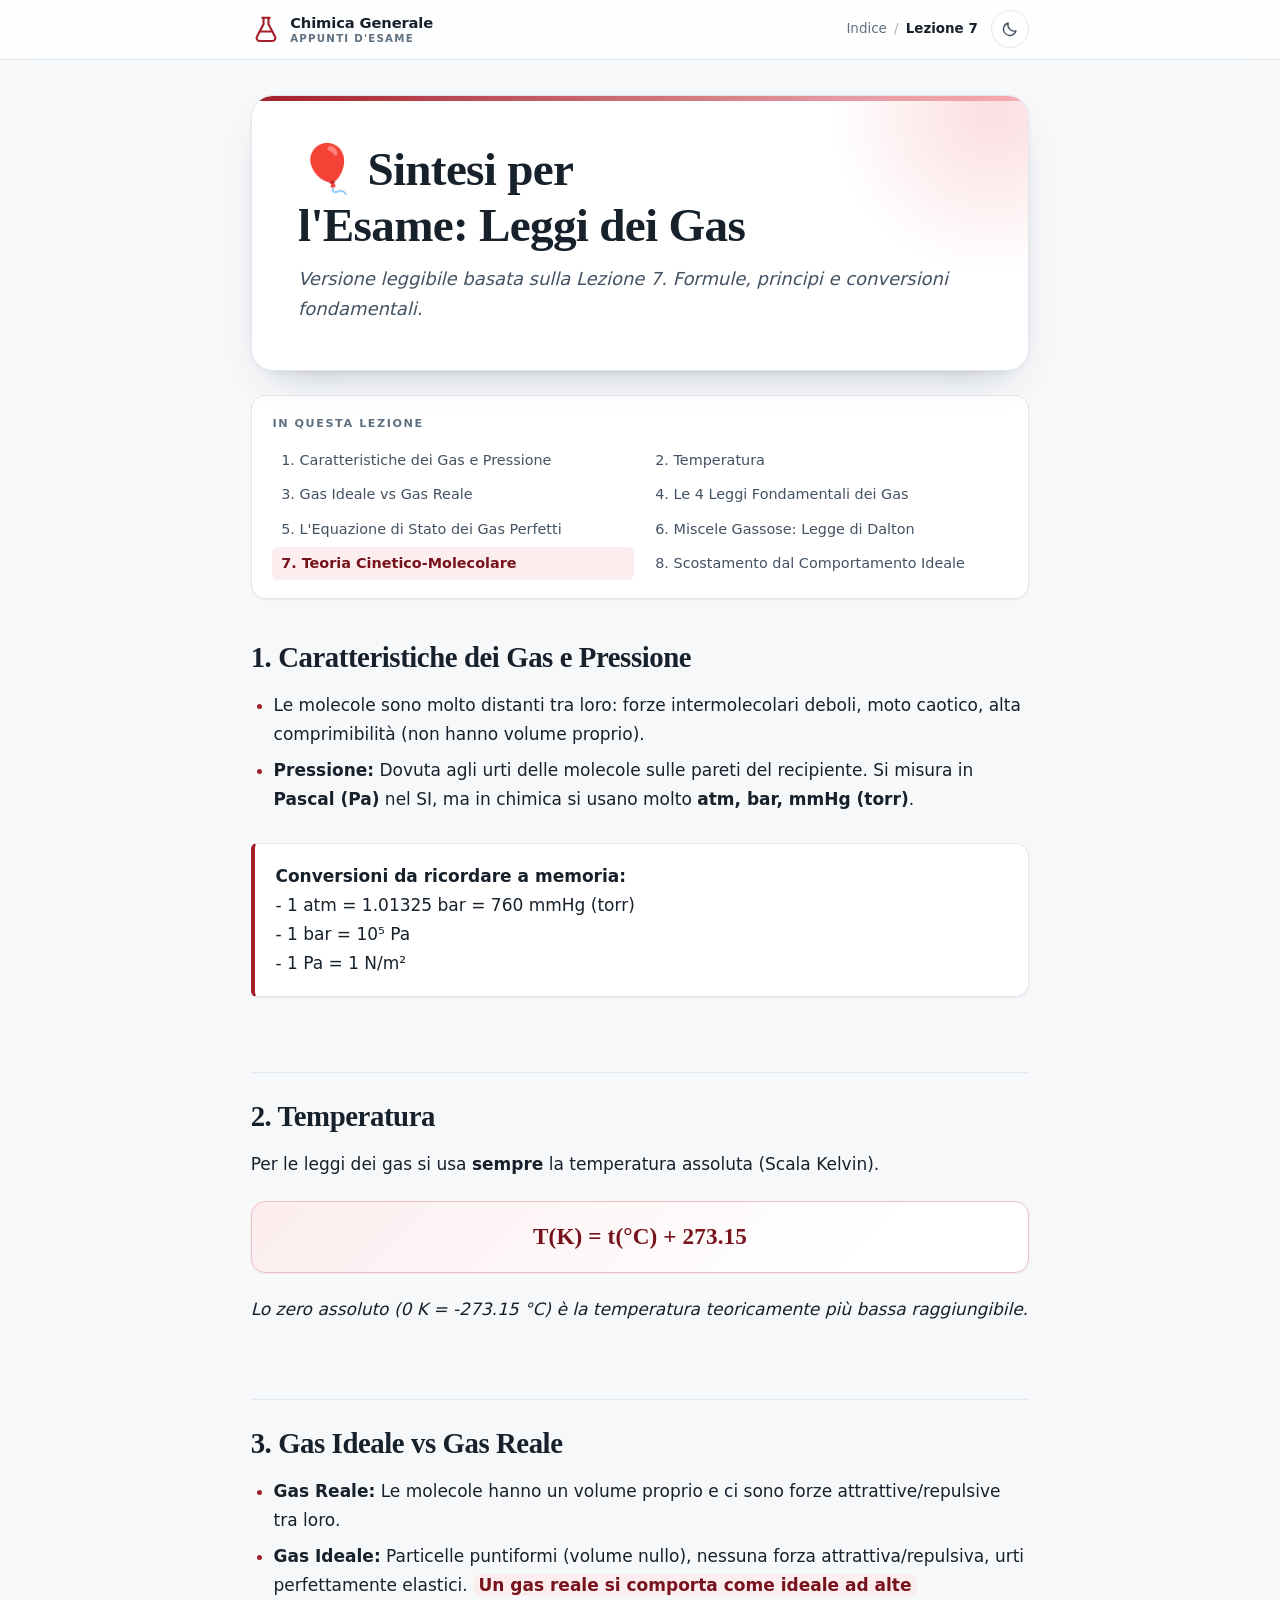
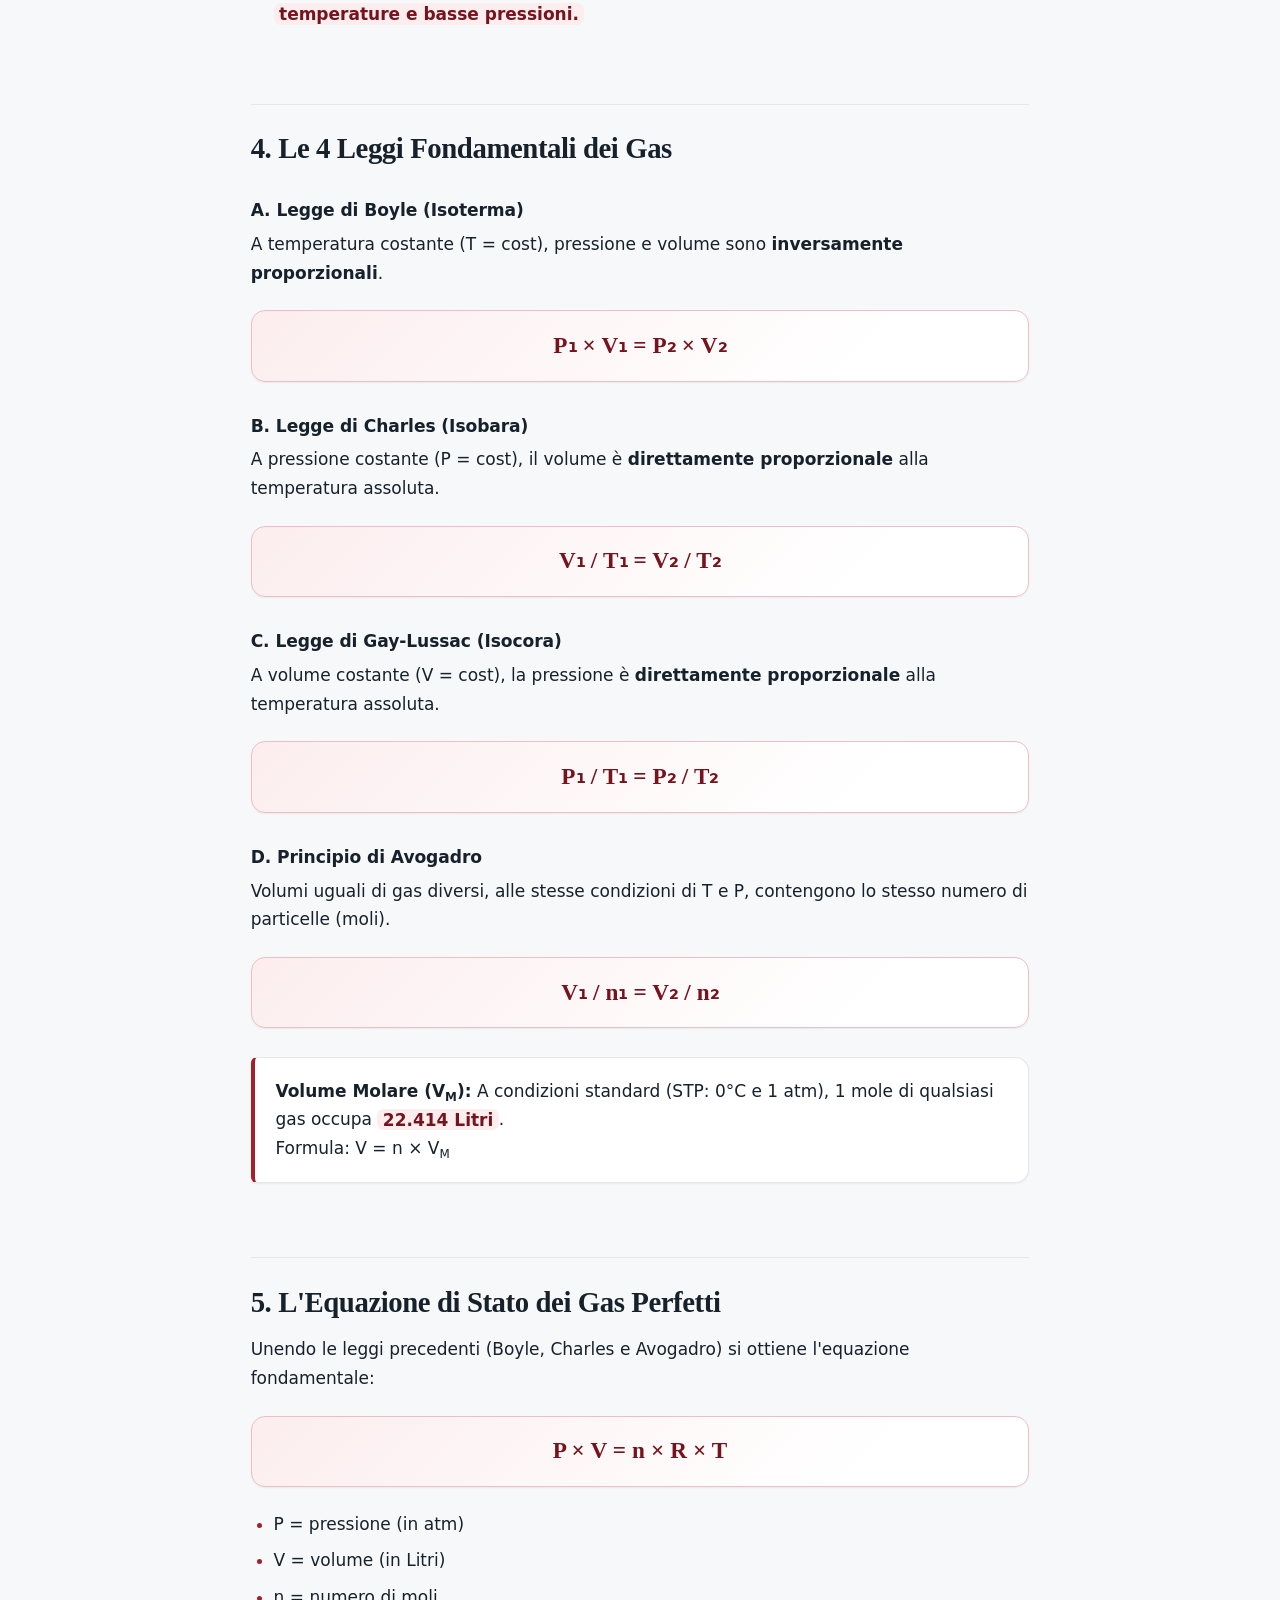
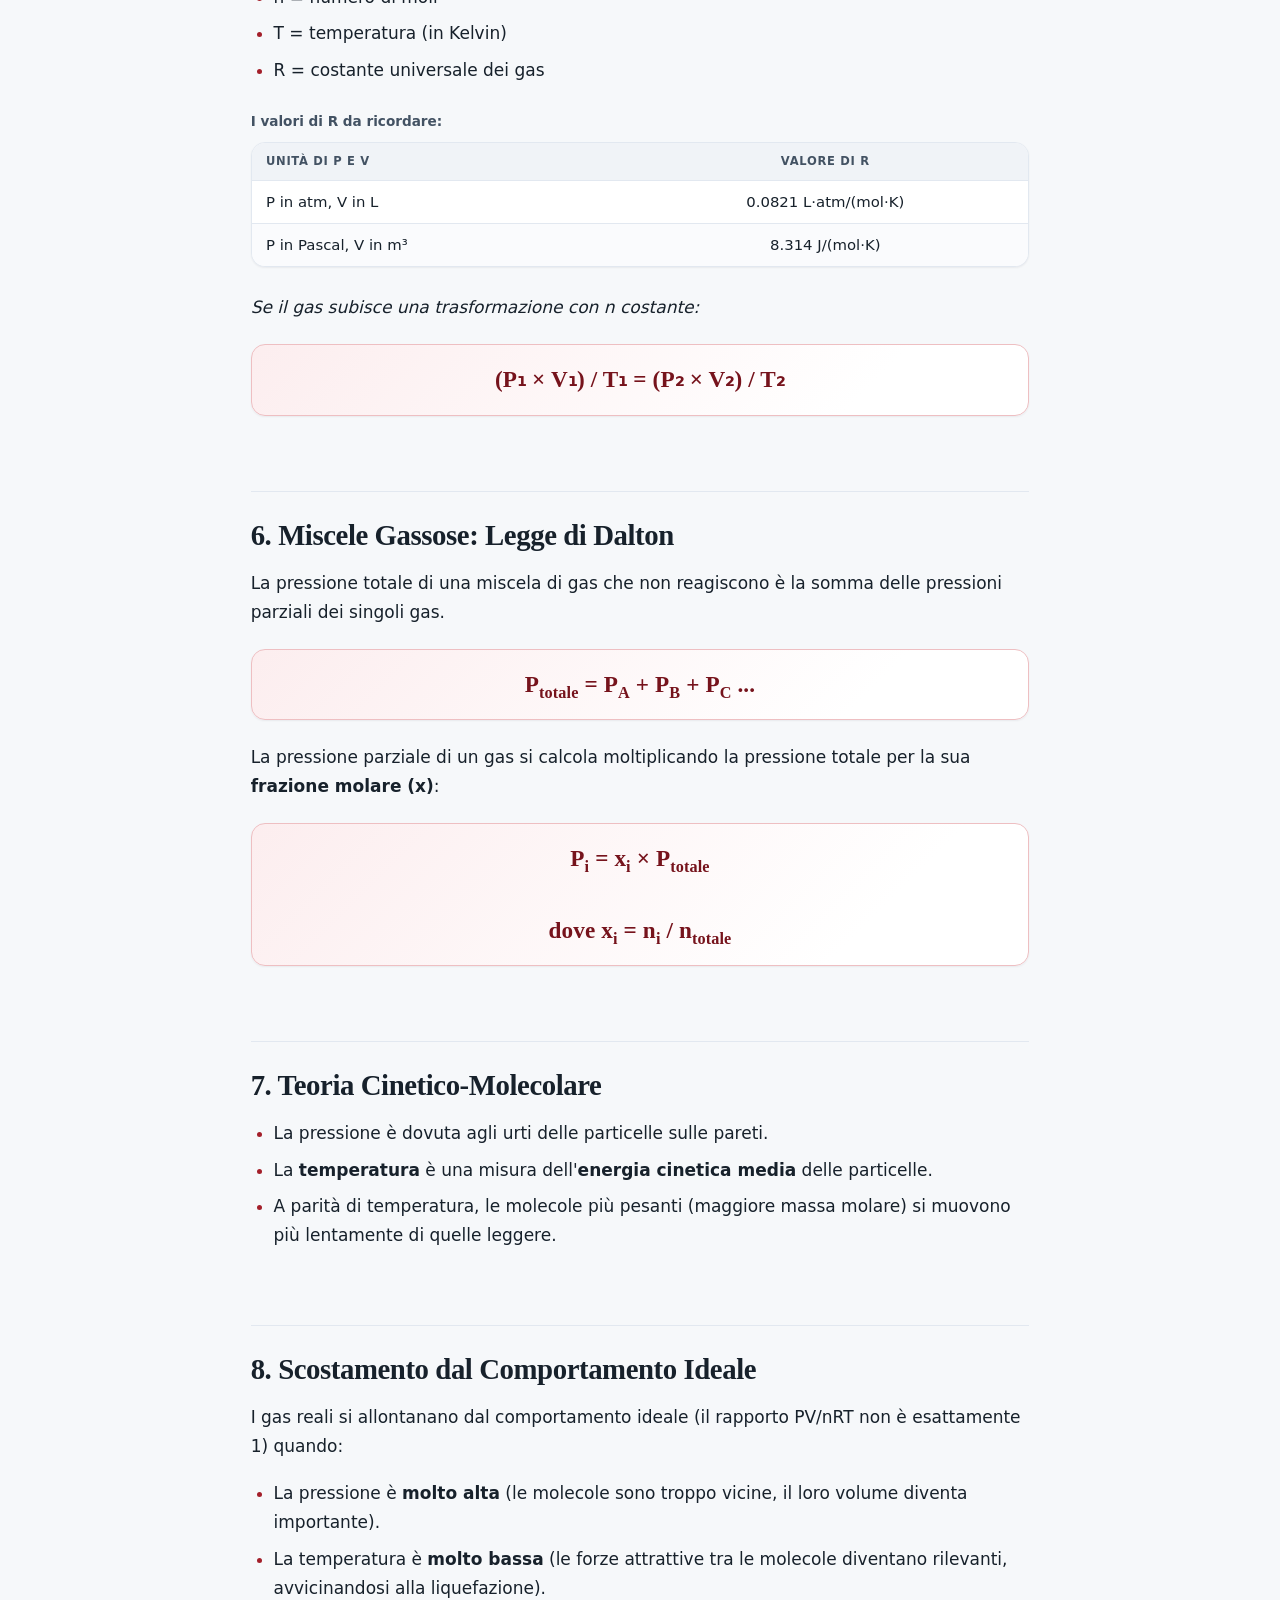
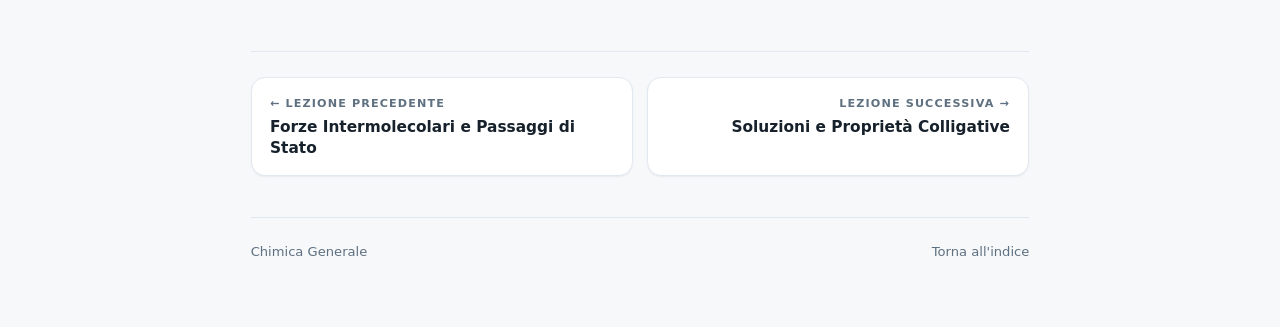
<file: folder/ppt7.html>
<!DOCTYPE html>
<html lang="it" data-hue="red">
<head>
  <meta charset="UTF-8">
  <meta name="viewport" content="width=device-width, initial-scale=1.0">
  <title>Chimica Generale - Leggi dei Gas</title>
  <meta name="theme-color" content="#f6f8fa">
  <link rel="icon" href="../assets/favicon.svg" type="image/svg+xml">
  <script>
    (function () {
      var savedTheme = null;
      try {
        savedTheme = localStorage.getItem("chimica-tema");
      } catch (error) {
        savedTheme = null;
      }
      var theme = savedTheme || (window.matchMedia("(prefers-color-scheme: dark)").matches ? "dark" : "light");
      document.documentElement.setAttribute("data-theme", theme);
    })();
  </script>
  <link rel="stylesheet" href="../assets/css/style.css">
</head>
<body class="lesson">
  <a class="skip-link" href="#contenuto">Salta al contenuto</a>

  <div class="progress" aria-hidden="true">
    <span class="progress__bar" data-progress></span>
  </div>

  <header class="topbar">
    <div class="topbar__inner">
      <a class="brand" href="../index.html">
        <svg class="brand__mark" viewBox="0 0 24 24" fill="none" stroke="currentColor" stroke-width="1.7" stroke-linecap="round" stroke-linejoin="round" aria-hidden="true">
          <path d="M9 3h6M10 3v5.2L4.8 18a2.4 2.4 0 0 0 2.1 3.6h10.2a2.4 2.4 0 0 0 2.1-3.6L14 8.2V3"/>
          <path d="M7.2 14h9.6"/>
        </svg>
        <span class="brand__text">
          <strong>Chimica Generale</strong>
          <span>Appunti d'esame</span>
        </span>
      </a>

      <nav class="breadcrumb" aria-label="Percorso di navigazione">
        <a href="../index.html">Indice</a>
        <span class="breadcrumb__sep" aria-hidden="true">/</span>
        <span aria-current="page">Lezione 7</span>
      </nav>

      <button class="theme-toggle" type="button" data-theme-toggle aria-label="Passa al tema scuro" hidden>
        <svg class="icon icon--moon" viewBox="0 0 24 24" fill="none" stroke="currentColor" stroke-width="1.8" stroke-linecap="round" stroke-linejoin="round" aria-hidden="true">
          <path d="M20 14.5A8.5 8.5 0 0 1 9.5 4a8.5 8.5 0 1 0 10.5 10.5Z"/>
        </svg>
        <svg class="icon icon--sun" viewBox="0 0 24 24" fill="none" stroke="currentColor" stroke-width="1.8" stroke-linecap="round" stroke-linejoin="round" aria-hidden="true">
          <circle cx="12" cy="12" r="4"/>
          <path d="M12 2v2M12 20v2M4.9 4.9l1.4 1.4M17.7 17.7l1.4 1.4M2 12h2M20 12h2M4.9 19.1l1.4-1.4M17.7 6.3l1.4-1.4"/>
        </svg>
      </button>
    </div>
  </header>

  <main id="contenuto" class="page">
    <article class="article">
      <header class="hero"><h1>🎈 Sintesi per l'Esame: Leggi dei Gas</h1><p class="hero__lede"><em>Versione leggibile basata sulla Lezione 7. Formule, principi e conversioni fondamentali.</em></p></header>

      <nav class="toc" data-toc aria-label="Indice della lezione">
        <p class="toc__title">In questa lezione</p>
        <ol class="toc__list">
          <li><a href="#sez-1">1. Caratteristiche dei Gas e Pressione</a></li>
          <li><a href="#sez-2">2. Temperatura</a></li>
          <li><a href="#sez-3">3. Gas Ideale vs Gas Reale</a></li>
          <li><a href="#sez-4">4. Le 4 Leggi Fondamentali dei Gas</a></li>
          <li><a href="#sez-5">5. L&#x27;Equazione di Stato dei Gas Perfetti</a></li>
          <li><a href="#sez-6">6. Miscele Gassose: Legge di Dalton</a></li>
          <li><a href="#sez-7">7. Teoria Cinetico-Molecolare</a></li>
          <li><a href="#sez-8">8. Scostamento dal Comportamento Ideale</a></li>
        </ol>
      </nav>

      <section id="sez-1"><h2>1. Caratteristiche dei Gas e Pressione</h2>
    <ul>
        <li>Le molecole sono molto distanti tra loro: forze intermolecolari deboli, moto caotico, alta comprimibilità (non hanno volume proprio).</li>
        <li><strong>Pressione:</strong> Dovuta agli urti delle molecole sulle pareti del recipiente. Si misura in <strong>Pascal (Pa)</strong> nel SI, ma in chimica si usano molto <strong>atm, bar, mmHg (torr)</strong>.</li>
    </ul>
    <div class="callout">
        <strong>Conversioni da ricordare a memoria:</strong><br>
        - 1 atm = 1.01325 bar = 760 mmHg (torr)<br>
        - 1 bar = 10⁵ Pa<br>
        - 1 Pa = 1 N/m²
    </div>

    </section><section id="sez-2"><h2>2. Temperatura</h2>
    <p>Per le leggi dei gas si usa <strong>sempre</strong> la temperatura assoluta (Scala Kelvin).</p>
    <div class="formula formula--accent">
        T(K) = t(°C) + 273.15
    </div>
    <p><em>Lo zero assoluto (0 K = -273.15 °C) è la temperatura teoricamente più bassa raggiungibile.</em></p>

    </section><section id="sez-3"><h2>3. Gas Ideale vs Gas Reale</h2>
    <ul>
        <li><strong>Gas Reale:</strong> Le molecole hanno un volume proprio e ci sono forze attrattive/repulsive tra loro.</li>
        <li><strong>Gas Ideale:</strong> Particelle puntiformi (volume nullo), nessuna forza attrattiva/repulsiva, urti perfettamente elastici. <mark>Un gas reale si comporta come ideale ad alte temperature e basse pressioni.</mark></li>
    </ul>

    </section><section id="sez-4"><h2>4. Le 4 Leggi Fondamentali dei Gas</h2>

    <h3>A. Legge di Boyle (Isoterma)</h3>
    <p>A temperatura costante (T = cost), pressione e volume sono <strong>inversamente proporzionali</strong>.</p>
    <div class="formula formula--accent">P₁ × V₁ = P₂ × V₂</div>

    <h3>B. Legge di Charles (Isobara)</h3>
    <p>A pressione costante (P = cost), il volume è <strong>direttamente proporzionale</strong> alla temperatura assoluta.</p>
    <div class="formula formula--accent">V₁ / T₁ = V₂ / T₂</div>

    <h3>C. Legge di Gay-Lussac (Isocora)</h3>
    <p>A volume costante (V = cost), la pressione è <strong>direttamente proporzionale</strong> alla temperatura assoluta.</p>
    <div class="formula formula--accent">P₁ / T₁ = P₂ / T₂</div>

    <h3>D. Principio di Avogadro</h3>
    <p>Volumi uguali di gas diversi, alle stesse condizioni di T e P, contengono lo stesso numero di particelle (moli).</p>
    <div class="formula formula--accent">V₁ / n₁ = V₂ / n₂</div>
    <div class="callout">
        <strong>Volume Molare (V<sub>M</sub>):</strong> A condizioni standard (STP: 0°C e 1 atm), 1 mole di qualsiasi gas occupa <mark>22.414 Litri</mark>.<br>
        Formula: V = n × V<sub>M</sub>
    </div>

    </section><section id="sez-5"><h2>5. L'Equazione di Stato dei Gas Perfetti</h2>
    <p>Unendo le leggi precedenti (Boyle, Charles e Avogadro) si ottiene l'equazione fondamentale:</p>
    <div class="formula formula--accent">
        P × V = n × R × T
    </div>
    <ul>
        <li>P = pressione (in atm)</li>
        <li>V = volume (in Litri)</li>
        <li>n = numero di moli</li>
        <li>T = temperatura (in Kelvin)</li>
        <li>R = costante universale dei gas</li>
    </ul>
    <div class="table-box">
        <strong>I valori di R da ricordare:</strong>
        <div class="table-wrap"><table>
            <thead><tr>
                <th scope="col">Unità di P e V</th>
                <th scope="col">Valore di R</th>
            </tr>
            </thead><tbody><tr>
                <td>P in atm, V in L</td>
                <td>0.0821 L·atm/(mol·K)</td>
            </tr>
            <tr>
                <td>P in Pascal, V in m³</td>
                <td>8.314 J/(mol·K)</td>
            </tr>
        </tbody></table>
    </div></div>
    <p><em>Se il gas subisce una trasformazione con n costante:</em></p>
    <div class="formula formula--accent">(P₁ × V₁) / T₁ = (P₂ × V₂) / T₂</div>

    </section><section id="sez-6"><h2>6. Miscele Gassose: Legge di Dalton</h2>
    <p>La pressione totale di una miscela di gas che non reagiscono è la somma delle pressioni parziali dei singoli gas.</p>
    <div class="formula formula--accent">P<sub>totale</sub> = P<sub>A</sub> + P<sub>B</sub> + P<sub>C</sub> ...</div>
    <p>La pressione parziale di un gas si calcola moltiplicando la pressione totale per la sua <strong>frazione molare (x)</strong>:</p>
    <div class="formula formula--accent">
        P<sub>i</sub> = x<sub>i</sub> × P<sub>totale</sub><br><br>
        dove x<sub>i</sub> = n<sub>i</sub> / n<sub>totale</sub>
    </div>

    </section><section id="sez-7"><h2>7. Teoria Cinetico-Molecolare</h2>
    <ul>
        <li>La pressione è dovuta agli urti delle particelle sulle pareti.</li>
        <li>La <strong>temperatura</strong> è una misura dell'<strong>energia cinetica media</strong> delle particelle.</li>
        <li>A parità di temperatura, le molecole più pesanti (maggiore massa molare) si muovono più lentamente di quelle leggere.</li>
    </ul>

    </section><section id="sez-8"><h2>8. Scostamento dal Comportamento Ideale</h2>
    <p>I gas reali si allontanano dal comportamento ideale (il rapporto PV/nRT non è esattamente 1) quando:</p>
    <ul>
        <li>La pressione è <strong>molto alta</strong> (le molecole sono troppo vicine, il loro volume diventa importante).</li>
        <li>La temperatura è <strong>molto bassa</strong> (le forze attrattive tra le molecole diventano rilevanti, avvicinandosi alla liquefazione).</li>
    </ul>

</section>

      <nav class="pager" aria-label="Navigazione tra le lezioni">
        <a class="pager__link" href="ppt6.html">
          <span class="pager__label">← Lezione precedente</span>
          <span class="pager__title">Forze Intermolecolari e Passaggi di Stato</span>
        </a>
        <a class="pager__link pager__link--next" href="ppt8.html">
          <span class="pager__label">Lezione successiva →</span>
          <span class="pager__title">Soluzioni e Proprietà Colligative</span>
        </a>
      </nav>

      <footer class="site-footer">
        <p>Chimica Generale</p>
        <p><a href="../index.html">Torna all'indice</a></p>
      </footer>
    </article>
  </main>

  <button class="to-top" type="button" data-to-top aria-label="Torna all'inizio della pagina">
    <svg viewBox="0 0 24 24" fill="none" stroke="currentColor" stroke-width="2" stroke-linecap="round" stroke-linejoin="round" aria-hidden="true">
      <path d="M12 19V5M5 12l7-7 7 7"/>
    </svg>
  </button>

  <script src="../assets/js/ui.js"></script>
</body>
</html>
</file>
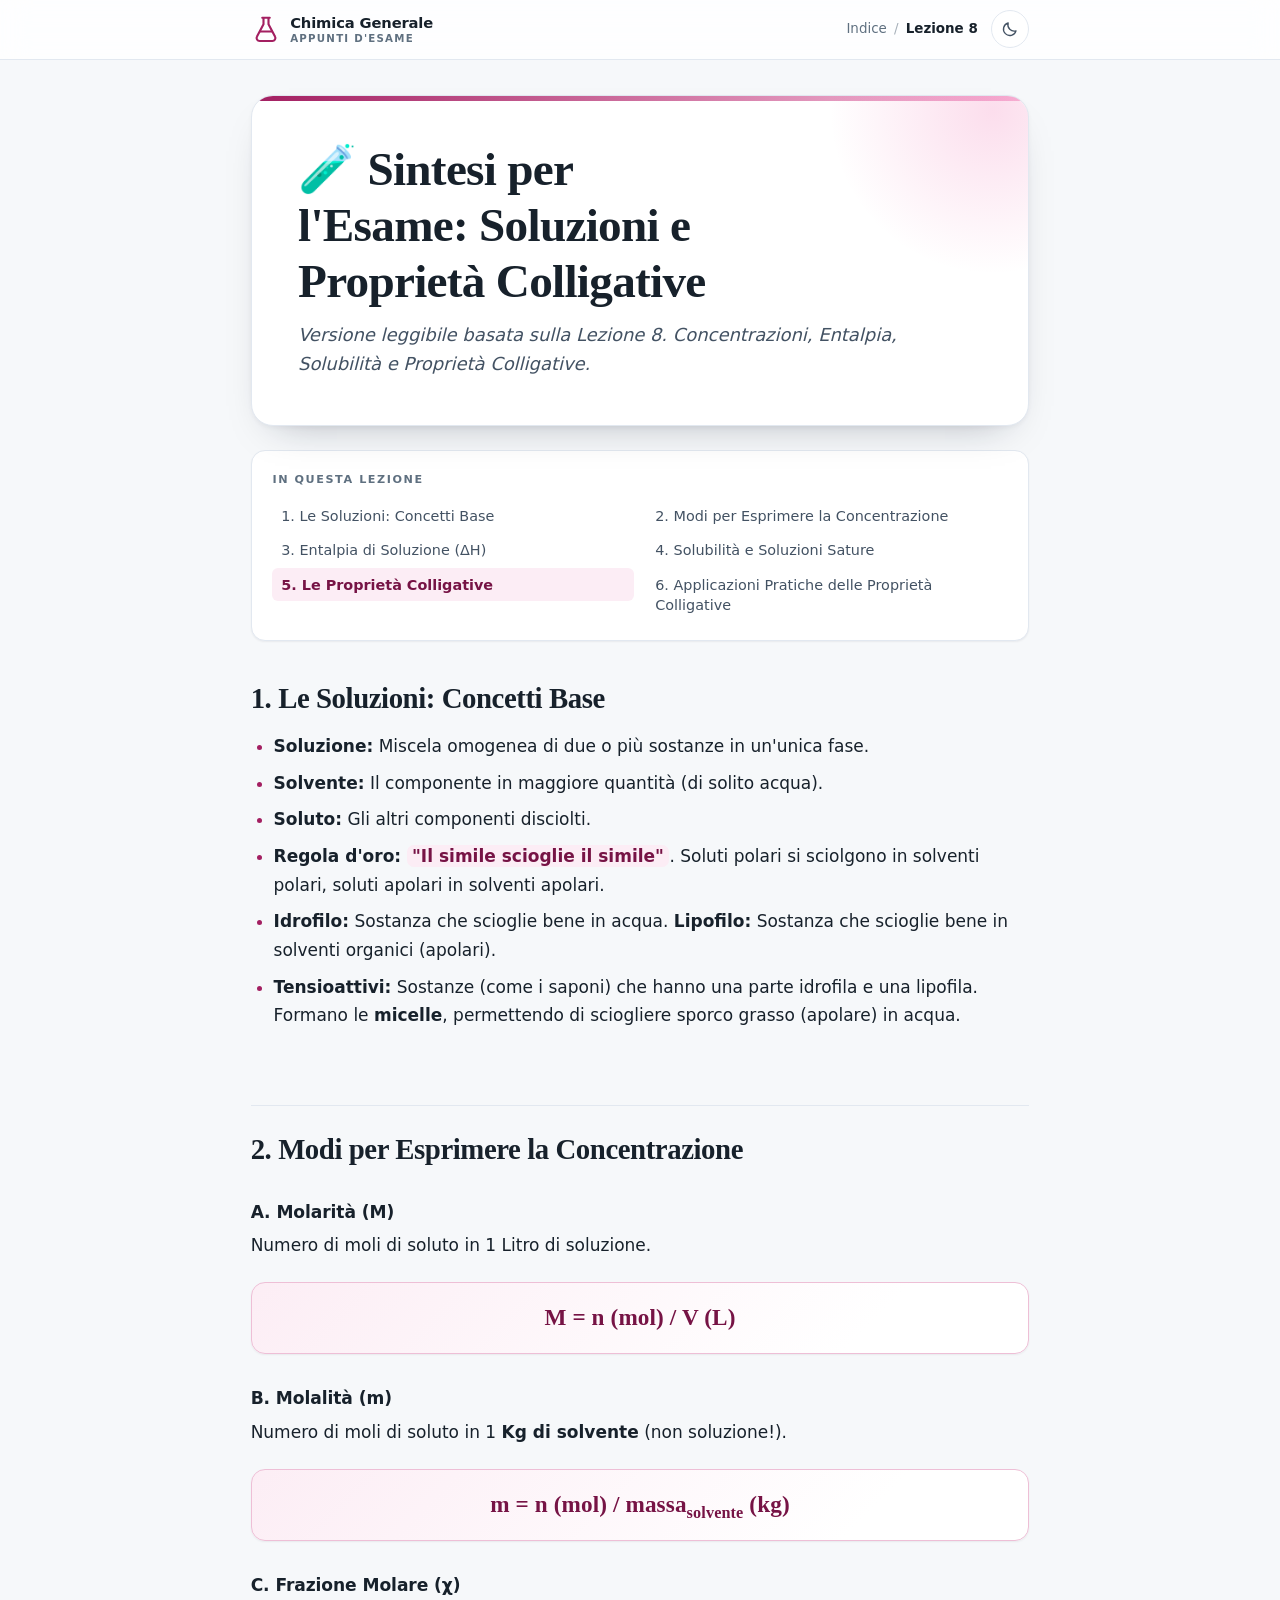
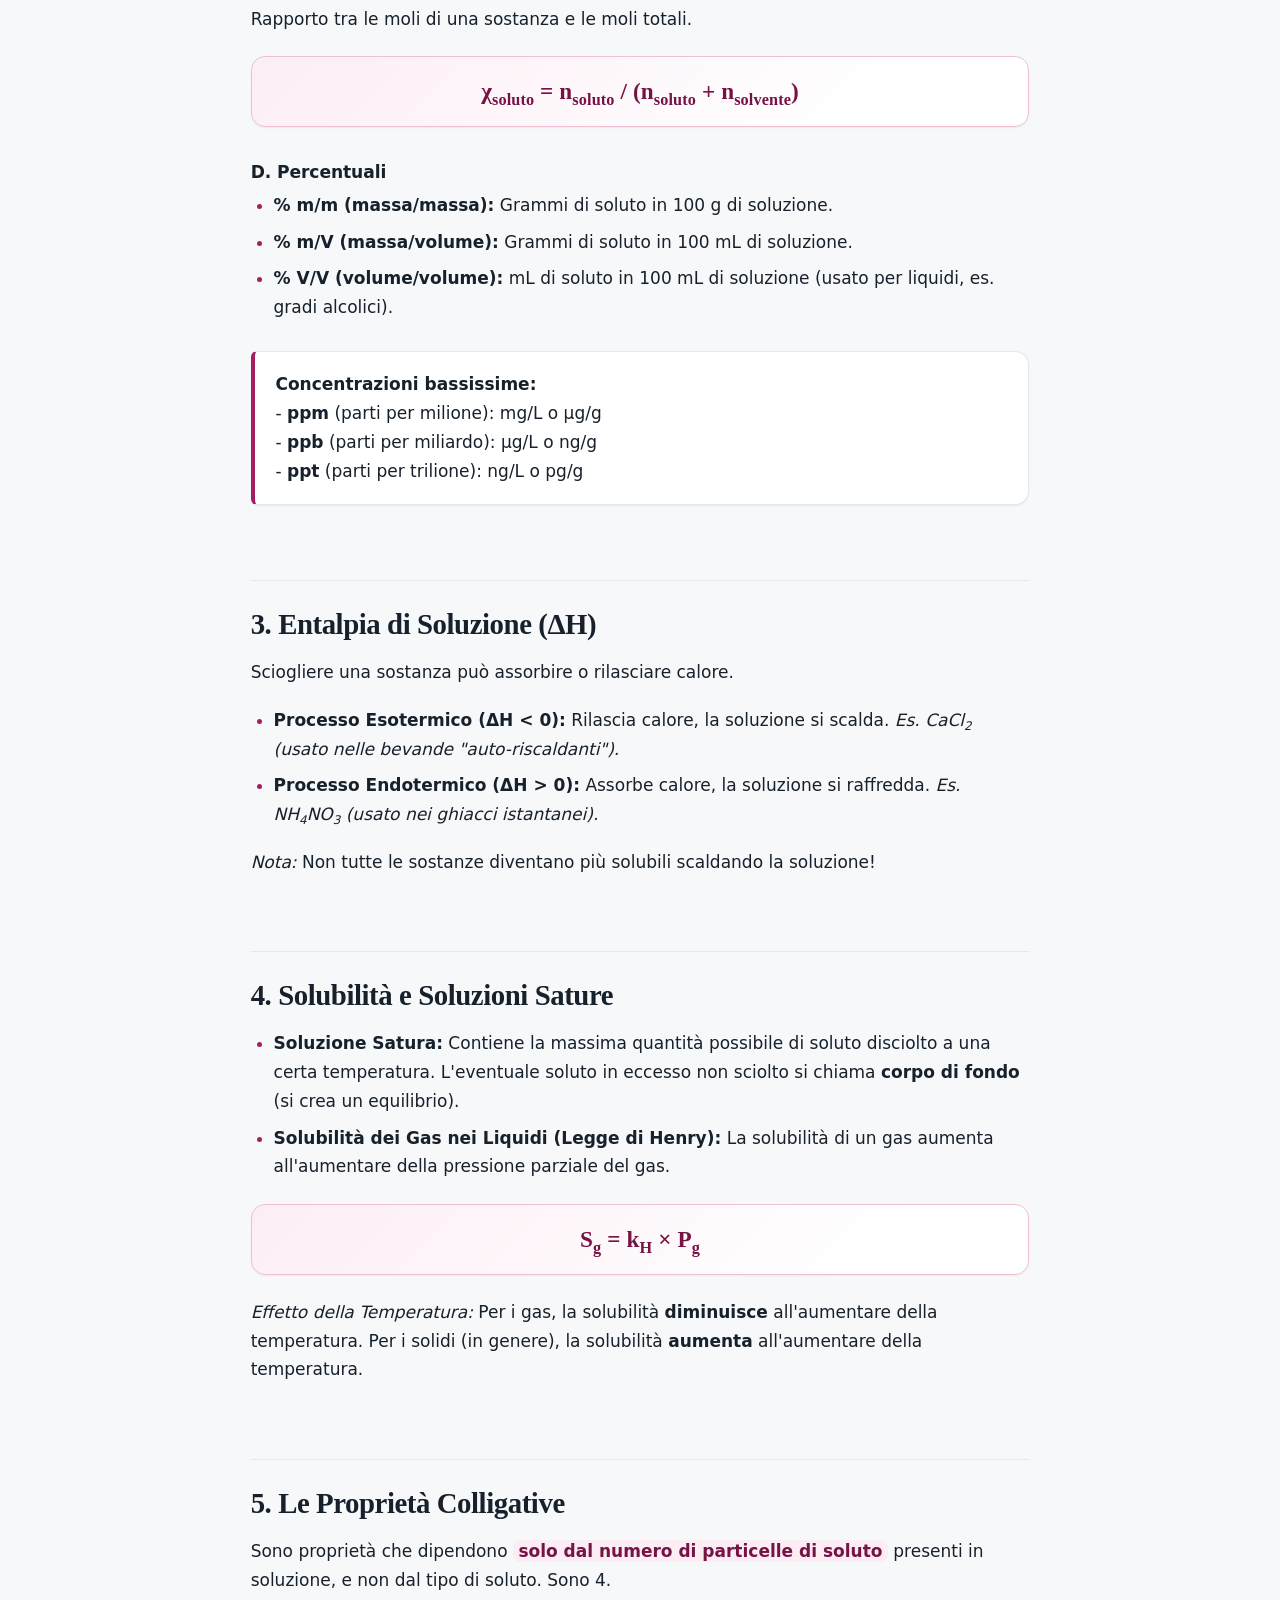
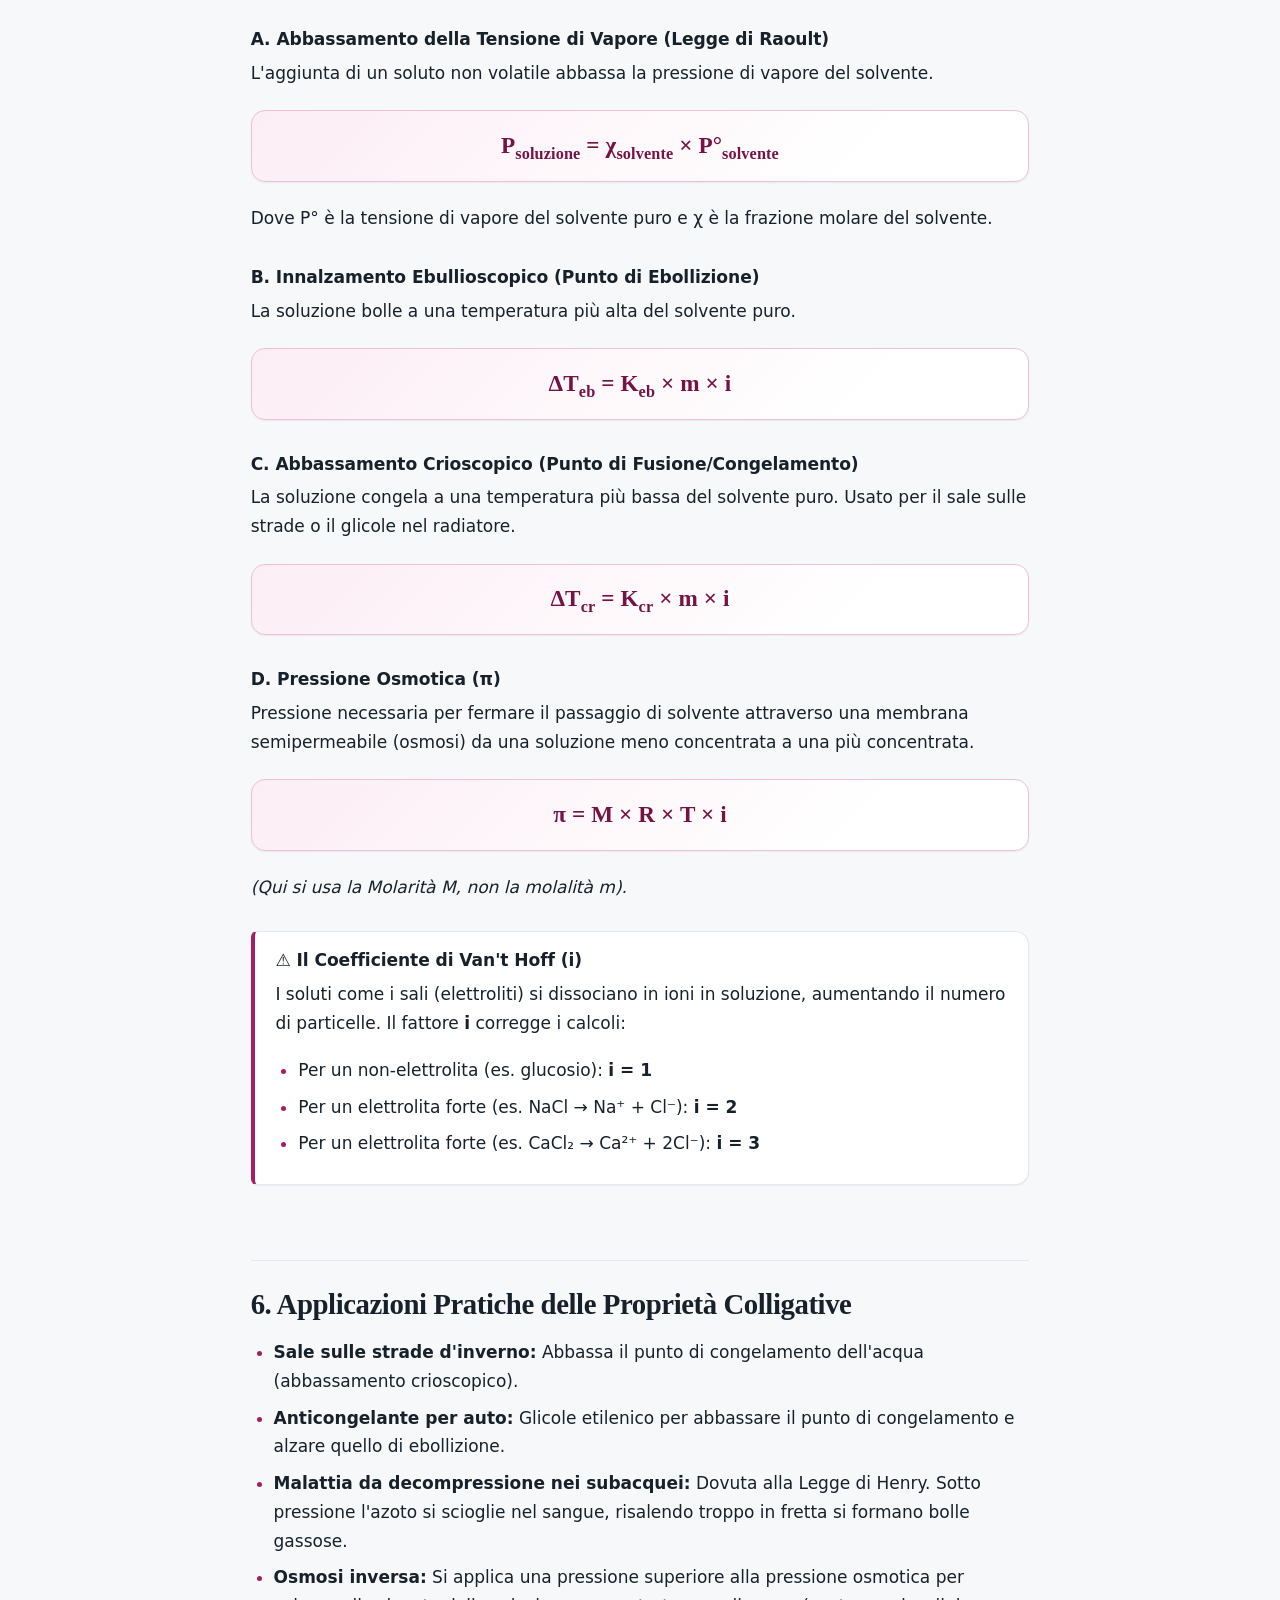
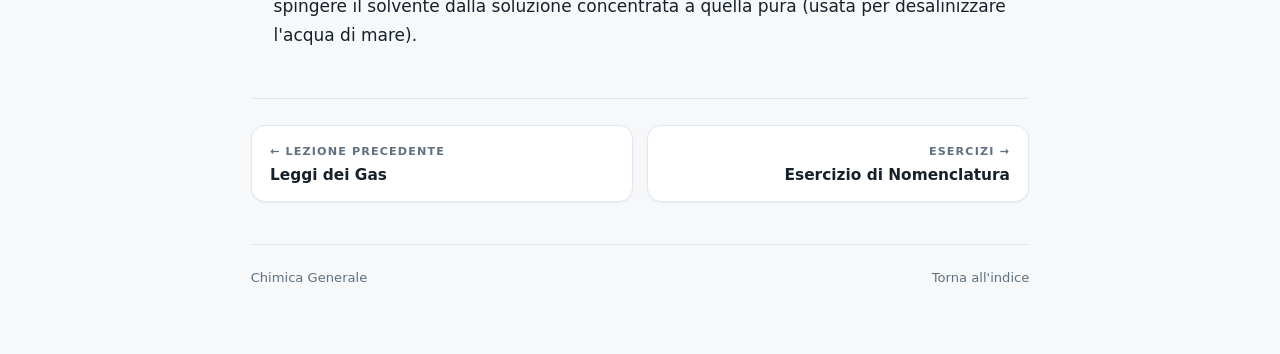
<file: folder/ppt8.html>
<!DOCTYPE html>
<html lang="it" data-hue="pink">
<head>
  <meta charset="UTF-8">
  <meta name="viewport" content="width=device-width, initial-scale=1.0">
  <title>Chimica Generale - Soluzioni e Proprietà Colligative</title>
  <meta name="theme-color" content="#f6f8fa">
  <link rel="icon" href="../assets/favicon.svg" type="image/svg+xml">
  <script>
    (function () {
      var savedTheme = null;
      try {
        savedTheme = localStorage.getItem("chimica-tema");
      } catch (error) {
        savedTheme = null;
      }
      var theme = savedTheme || (window.matchMedia("(prefers-color-scheme: dark)").matches ? "dark" : "light");
      document.documentElement.setAttribute("data-theme", theme);
    })();
  </script>
  <link rel="stylesheet" href="../assets/css/style.css">
</head>
<body class="lesson">
  <a class="skip-link" href="#contenuto">Salta al contenuto</a>

  <div class="progress" aria-hidden="true">
    <span class="progress__bar" data-progress></span>
  </div>

  <header class="topbar">
    <div class="topbar__inner">
      <a class="brand" href="../index.html">
        <svg class="brand__mark" viewBox="0 0 24 24" fill="none" stroke="currentColor" stroke-width="1.7" stroke-linecap="round" stroke-linejoin="round" aria-hidden="true">
          <path d="M9 3h6M10 3v5.2L4.8 18a2.4 2.4 0 0 0 2.1 3.6h10.2a2.4 2.4 0 0 0 2.1-3.6L14 8.2V3"/>
          <path d="M7.2 14h9.6"/>
        </svg>
        <span class="brand__text">
          <strong>Chimica Generale</strong>
          <span>Appunti d'esame</span>
        </span>
      </a>

      <nav class="breadcrumb" aria-label="Percorso di navigazione">
        <a href="../index.html">Indice</a>
        <span class="breadcrumb__sep" aria-hidden="true">/</span>
        <span aria-current="page">Lezione 8</span>
      </nav>

      <button class="theme-toggle" type="button" data-theme-toggle aria-label="Passa al tema scuro" hidden>
        <svg class="icon icon--moon" viewBox="0 0 24 24" fill="none" stroke="currentColor" stroke-width="1.8" stroke-linecap="round" stroke-linejoin="round" aria-hidden="true">
          <path d="M20 14.5A8.5 8.5 0 0 1 9.5 4a8.5 8.5 0 1 0 10.5 10.5Z"/>
        </svg>
        <svg class="icon icon--sun" viewBox="0 0 24 24" fill="none" stroke="currentColor" stroke-width="1.8" stroke-linecap="round" stroke-linejoin="round" aria-hidden="true">
          <circle cx="12" cy="12" r="4"/>
          <path d="M12 2v2M12 20v2M4.9 4.9l1.4 1.4M17.7 17.7l1.4 1.4M2 12h2M20 12h2M4.9 19.1l1.4-1.4M17.7 6.3l1.4-1.4"/>
        </svg>
      </button>
    </div>
  </header>

  <main id="contenuto" class="page">
    <article class="article">
      <header class="hero"><h1>🧪 Sintesi per l'Esame: Soluzioni e Proprietà Colligative</h1><p class="hero__lede"><em>Versione leggibile basata sulla Lezione 8. Concentrazioni, Entalpia, Solubilità e Proprietà Colligative.</em></p></header>

      <nav class="toc" data-toc aria-label="Indice della lezione">
        <p class="toc__title">In questa lezione</p>
        <ol class="toc__list">
          <li><a href="#sez-1">1. Le Soluzioni: Concetti Base</a></li>
          <li><a href="#sez-2">2. Modi per Esprimere la Concentrazione</a></li>
          <li><a href="#sez-3">3. Entalpia di Soluzione (ΔH)</a></li>
          <li><a href="#sez-4">4. Solubilità e Soluzioni Sature</a></li>
          <li><a href="#sez-5">5. Le Proprietà Colligative</a></li>
          <li><a href="#sez-6">6. Applicazioni Pratiche delle Proprietà Colligative</a></li>
        </ol>
      </nav>

      <section id="sez-1"><h2>1. Le Soluzioni: Concetti Base</h2>
    <ul>
        <li><strong>Soluzione:</strong> Miscela omogenea di due o più sostanze in un'unica fase.</li>
        <li><strong>Solvente:</strong> Il componente in maggiore quantità (di solito acqua).</li>
        <li><strong>Soluto:</strong> Gli altri componenti disciolti.</li>
        <li><strong>Regola d'oro:</strong> <mark>"Il simile scioglie il simile"</mark>. Soluti polari si sciolgono in solventi polari, soluti apolari in solventi apolari.</li>
        <li><strong>Idrofilo:</strong> Sostanza che scioglie bene in acqua. <strong>Lipofilo:</strong> Sostanza che scioglie bene in solventi organici (apolari).</li>
        <li><strong>Tensioattivi:</strong> Sostanze (come i saponi) che hanno una parte idrofila e una lipofila. Formano le <strong>micelle</strong>, permettendo di sciogliere sporco grasso (apolare) in acqua.</li>
    </ul>

    </section><section id="sez-2"><h2>2. Modi per Esprimere la Concentrazione</h2>
    
    <h3>A. Molarità (M)</h3>
    <p>Numero di moli di soluto in 1 Litro di soluzione.</p>
    <div class="formula formula--accent">M = n (mol) / V (L)</div>

    <h3>B. Molalità (m)</h3>
    <p>Numero di moli di soluto in 1 <strong>Kg di solvente</strong> (non soluzione!).</p>
    <div class="formula formula--accent">m = n (mol) / massa<sub>solvente</sub> (kg)</div>

    <h3>C. Frazione Molare (χ)</h3>
    <p>Rapporto tra le moli di una sostanza e le moli totali.</p>
    <div class="formula formula--accent">χ<sub>soluto</sub> = n<sub>soluto</sub> / (n<sub>soluto</sub> + n<sub>solvente</sub>)</div>

    <h3>D. Percentuali</h3>
    <ul>
        <li><strong>% m/m (massa/massa):</strong> Grammi di soluto in 100 g di soluzione.</li>
        <li><strong>% m/V (massa/volume):</strong> Grammi di soluto in 100 mL di soluzione.</li>
        <li><strong>% V/V (volume/volume):</strong> mL di soluto in 100 mL di soluzione (usato per liquidi, es. gradi alcolici).</li>
    </ul>

    <div class="callout">
        <strong>Concentrazioni bassissime:</strong><br>
        - <strong>ppm</strong> (parti per milione): mg/L o µg/g<br>
        - <strong>ppb</strong> (parti per miliardo): µg/L o ng/g<br>
        - <strong>ppt</strong> (parti per trilione): ng/L o pg/g
    </div>

    </section><section id="sez-3"><h2>3. Entalpia di Soluzione (ΔH)</h2>
    <p>Sciogliere una sostanza può assorbire o rilasciare calore.</p>
    <ul>
        <li><strong>Processo Esotermico (ΔH &lt; 0):</strong> Rilascia calore, la soluzione si scalda. <em>Es. CaCl<sub>2</sub> (usato nelle bevande "auto-riscaldanti").</em></li>
        <li><strong>Processo Endotermico (ΔH &gt; 0):</strong> Assorbe calore, la soluzione si raffredda. <em>Es. NH<sub>4</sub>NO<sub>3</sub> (usato nei ghiacci istantanei).</em></li>
    </ul>
    <p><em>Nota:</em> Non tutte le sostanze diventano più solubili scaldando la soluzione!</p>

    </section><section id="sez-4"><h2>4. Solubilità e Soluzioni Sature</h2>
    <ul>
        <li><strong>Soluzione Satura:</strong> Contiene la massima quantità possibile di soluto disciolto a una certa temperatura. L'eventuale soluto in eccesso non sciolto si chiama <strong>corpo di fondo</strong> (si crea un equilibrio).</li>
        <li><strong>Solubilità dei Gas nei Liquidi (Legge di Henry):</strong> La solubilità di un gas aumenta all'aumentare della pressione parziale del gas.</li>
    </ul>
    <div class="formula formula--accent">S<sub>g</sub> = k<sub>H</sub> × P<sub>g</sub></div>
    <p><em>Effetto della Temperatura:</em> Per i gas, la solubilità <strong>diminuisce</strong> all'aumentare della temperatura. Per i solidi (in genere), la solubilità <strong>aumenta</strong> all'aumentare della temperatura.</p>

    </section><section id="sez-5"><h2>5. Le Proprietà Colligative</h2>
    <p>Sono proprietà che dipendono <mark>solo dal numero di particelle di soluto</mark> presenti in soluzione, e non dal tipo di soluto. Sono 4.</p>

    <h3>A. Abbassamento della Tensione di Vapore (Legge di Raoult)</h3>
    <p>L'aggiunta di un soluto non volatile abbassa la pressione di vapore del solvente.</p>
    <div class="formula formula--accent">P<sub>soluzione</sub> = χ<sub>solvente</sub> × P°<sub>solvente</sub></div>
    <p>Dove P° è la tensione di vapore del solvente puro e χ è la frazione molare del solvente.</p>

    <h3>B. Innalzamento Ebullioscopico (Punto di Ebollizione)</h3>
    <p>La soluzione bolle a una temperatura più alta del solvente puro.</p>
    <div class="formula formula--accent">ΔT<sub>eb</sub> = K<sub>eb</sub> × m × i</div>

    <h3>C. Abbassamento Crioscopico (Punto di Fusione/Congelamento)</h3>
    <p>La soluzione congela a una temperatura più bassa del solvente puro. Usato per il sale sulle strade o il glicole nel radiatore.</p>
    <div class="formula formula--accent">ΔT<sub>cr</sub> = K<sub>cr</sub> × m × i</div>

    <h3>D. Pressione Osmotica (π)</h3>
    <p>Pressione necessaria per fermare il passaggio di solvente attraverso una membrana semipermeabile (osmosi) da una soluzione meno concentrata a una più concentrata.</p>
    <div class="formula formula--accent">π = M × R × T × i</div>
    <p><em>(Qui si usa la Molarità M, non la molalità m).</em></p>

    <div class="callout">
        <h3>⚠️ Il Coefficiente di Van't Hoff (i)</h3>
        <p>I soluti come i sali (elettroliti) si dissociano in ioni in soluzione, aumentando il numero di particelle. Il fattore <strong>i</strong> corregge i calcoli:</p>
        <ul>
            <li>Per un non-elettrolita (es. glucosio): <strong>i = 1</strong></li>
            <li>Per un elettrolita forte (es. NaCl → Na⁺ + Cl⁻): <strong>i = 2</strong></li>
            <li>Per un elettrolita forte (es. CaCl₂ → Ca²⁺ + 2Cl⁻): <strong>i = 3</strong></li>
        </ul>
    </div>

    </section><section id="sez-6"><h2>6. Applicazioni Pratiche delle Proprietà Colligative</h2>
    <ul>
        <li><strong>Sale sulle strade d'inverno:</strong> Abbassa il punto di congelamento dell'acqua (abbassamento crioscopico).</li>
        <li><strong>Anticongelante per auto:</strong> Glicole etilenico per abbassare il punto di congelamento e alzare quello di ebollizione.</li>
        <li><strong>Malattia da decompressione nei subacquei:</strong> Dovuta alla Legge di Henry. Sotto pressione l'azoto si scioglie nel sangue, risalendo troppo in fretta si formano bolle gassose.</li>
        <li><strong>Osmosi inversa:</strong> Si applica una pressione superiore alla pressione osmotica per spingere il solvente dalla soluzione concentrata a quella pura (usata per desalinizzare l'acqua di mare).</li>
    </ul>

</section>

      <nav class="pager" aria-label="Navigazione tra le lezioni">
        <a class="pager__link" href="ppt7.html">
          <span class="pager__label">← Lezione precedente</span>
          <span class="pager__title">Leggi dei Gas</span>
        </a>
        <a class="pager__link pager__link--next" href="../nomenclatura.html">
          <span class="pager__label">Esercizi →</span>
          <span class="pager__title">Esercizio di Nomenclatura</span>
        </a>
      </nav>

      <footer class="site-footer">
        <p>Chimica Generale</p>
        <p><a href="../index.html">Torna all'indice</a></p>
      </footer>
    </article>
  </main>

  <button class="to-top" type="button" data-to-top aria-label="Torna all'inizio della pagina">
    <svg viewBox="0 0 24 24" fill="none" stroke="currentColor" stroke-width="2" stroke-linecap="round" stroke-linejoin="round" aria-hidden="true">
      <path d="M12 19V5M5 12l7-7 7 7"/>
    </svg>
  </button>

  <script src="../assets/js/ui.js"></script>
</body>
</html>
</file>
<file: assets/css/style.css>
/* ==========================================================================
   Chimica Generale — foglio di stile condiviso
   Un unico tema per indice, lezioni ed esercizi.
   ========================================================================== */

/* --------------------------------------------------------------------------
   1. Token di design
   -------------------------------------------------------------------------- */

:root {
  color-scheme: light;

  /* Il tono cambia da pagina a pagina con [data-hue] su <html>. */
  --hue: 200;

  --font-sans: ui-sans-serif, system-ui, -apple-system, "Segoe UI", Roboto,
    "Helvetica Neue", Arial, sans-serif;
  --font-display: "Iowan Old Style", "Palatino Linotype", Palatino, "Book Antiqua",
    Georgia, serif;
  --font-mono: ui-monospace, "SF Mono", "Cascadia Mono", Menlo, Consolas,
    "Liberation Mono", monospace;

  --bg: #f6f8fa;
  --bg-tint: hsl(var(--hue) 70% 50% / 0.07);
  --surface: #ffffff;
  --surface-2: #f0f3f7;
  --surface-3: #e8edf3;
  --ink: #17212b;
  --ink-soft: #435263;
  --muted: #5f7080;
  --line: #e2e8f0;
  --line-strong: #c8d2dd;
  --row-alt: #fafbfd;

  --ok: #15803d;
  --ok-soft: #e9f7ee;
  --warn: #a16207;
  --warn-soft: #fdf4e3;
  --err: #b91c1c;
  --err-soft: #fdeceb;

  --radius-xs: 6px;
  --radius-sm: 10px;
  --radius: 14px;
  --radius-lg: 22px;

  --shadow-sm: 0 1px 2px rgb(15 23 42 / 0.06);
  --shadow: 0 2px 4px rgb(15 23 42 / 0.04), 0 18px 40px -24px rgb(15 23 42 / 0.35);
  --shadow-lift: 0 4px 8px rgb(15 23 42 / 0.05), 0 28px 50px -26px rgb(15 23 42 / 0.4);

  --topbar-bg: rgb(255 255 255 / 0.82);
  --ring: 0 0 0 3px hsl(var(--hue) 80% 50% / 0.25);
  --measure: 72ch;
  --maxw: 1020px;
  --pad: clamp(1rem, 4vw, 2.5rem);
  --ease: cubic-bezier(0.22, 0.61, 0.36, 1);
}

/* Tinte per pagine e schede. I token derivati vengono ricalcolati
   sull'elemento stesso, così ogni scheda può avere il suo accento. */
[data-hue="blue"]   { --hue: 212; }
[data-hue="violet"] { --hue: 266; }
[data-hue="orange"] { --hue: 24; }
[data-hue="green"]  { --hue: 152; }
[data-hue="cyan"]   { --hue: 190; }
[data-hue="red"]    { --hue: 355; }
[data-hue="pink"]   { --hue: 330; }
[data-hue="teal"]   { --hue: 174; }

[data-hue] {
  --accent: hsl(var(--hue) 68% 38%);
  --accent-strong: hsl(var(--hue) 72% 27%);
  --accent-soft: hsl(var(--hue) 72% 96%);
  --accent-line: hsl(var(--hue) 58% 84%);
  --accent-contrast: #ffffff;
  --ring: 0 0 0 3px hsl(var(--hue) 80% 50% / 0.25);
}

[data-theme="dark"] {
  color-scheme: dark;

  --bg: #0d1319;
  --bg-tint: hsl(var(--hue) 80% 60% / 0.12);
  --surface: #141d25;
  --surface-2: #1a2530;
  --surface-3: #22303c;
  --ink: #e8eef4;
  --ink-soft: #b9c6d3;
  --muted: #93a3b5;
  --line: #25313d;
  --line-strong: #384858;
  --row-alt: #16212b;

  --ok: #4ade80;
  --ok-soft: #12261a;
  --warn: #fbbf24;
  --warn-soft: #2a2112;
  --err: #f87171;
  --err-soft: #2b1618;

  --shadow-sm: 0 1px 2px rgb(0 0 0 / 0.35);
  --shadow: 0 2px 4px rgb(0 0 0 / 0.3), 0 24px 48px -30px rgb(0 0 0 / 0.85);
  --shadow-lift: 0 6px 12px rgb(0 0 0 / 0.35), 0 32px 56px -30px rgb(0 0 0 / 0.9);
  --topbar-bg: rgb(13 19 25 / 0.82);
}

[data-theme="dark"][data-hue],
[data-theme="dark"] [data-hue] {
  --accent: hsl(var(--hue) 76% 66%);
  --accent-strong: hsl(var(--hue) 84% 78%);
  --accent-soft: hsl(var(--hue) 42% 17%);
  --accent-line: hsl(var(--hue) 32% 32%);
  --accent-contrast: #08111a;
  --ring: 0 0 0 3px hsl(var(--hue) 80% 60% / 0.3);
}

/* --------------------------------------------------------------------------
   2. Reset e tipografia di base
   -------------------------------------------------------------------------- */

*,
*::before,
*::after {
  box-sizing: border-box;
}

[hidden] {
  display: none !important;
}

html {
  -webkit-text-size-adjust: 100%;
  scroll-behavior: smooth;
  background: var(--bg);
}

body {
  --chrome-w: calc(var(--measure) + var(--pad) * 2);
  margin: 0;
  min-height: 100vh;
  font-family: var(--font-sans);
  font-size: 1.0625rem;
  line-height: 1.7;
  color: var(--ink);
  background-color: var(--bg);
  background-image: radial-gradient(
    1100px 520px at 50% -10%,
    var(--bg-tint),
    transparent 65%
  );
  background-repeat: no-repeat;
  -webkit-font-smoothing: antialiased;
  text-rendering: optimizeLegibility;
}

h1,
h2,
h3,
h4 {
  margin: 0 0 0.55em;
  line-height: 1.18;
  letter-spacing: -0.015em;
  text-wrap: balance;
}

h1 {
  font-family: var(--font-display);
  font-size: clamp(2rem, 1.35rem + 2.5vw, 2.95rem);
  font-weight: 600;
}

section[id] {
  scroll-margin-top: 5.5rem;
}

h2 {
  margin-top: 2.6em;
  padding-top: 1.7rem;
  border-top: 1px solid var(--line);
  font-family: var(--font-display);
  font-size: clamp(1.4rem, 1.2rem + 0.9vw, 1.8rem);
  font-weight: 600;
  scroll-margin-top: 5.5rem;
}

h3 {
  margin-top: 2em;
  font-size: 1.07rem;
  font-weight: 700;
  letter-spacing: -0.005em;
}

p,
ul,
ol,
dl,
figure {
  margin: 0 0 1.1em;
}

ul,
ol {
  padding-left: 1.35em;
}

li {
  margin-bottom: 0.45em;
}

li::marker {
  color: var(--accent);
  font-weight: 600;
}

li > ul,
li > ol {
  margin-top: 0.45em;
  margin-bottom: 0.2em;
  font-size: 0.97em;
}

strong {
  font-weight: 650;
}

em {
  color: inherit;
}

sub,
sup {
  line-height: 0;
  font-size: 0.7em;
}

a {
  color: var(--accent-strong);
  text-decoration-thickness: 0.08em;
  text-underline-offset: 0.18em;
  transition: color 0.15s ease;
}

a:hover {
  color: var(--accent);
}

mark {
  padding: 0.05em 0.32em;
  border-radius: 0.4em;
  background: var(--accent-soft);
  color: var(--accent-strong);
  font-weight: 600;
  -webkit-box-decoration-break: clone;
  box-decoration-break: clone;
}

:focus-visible {
  outline: 3px solid var(--accent);
  outline-offset: 2px;
  border-radius: 4px;
}

::selection {
  background: var(--accent-soft);
  color: var(--accent-strong);
}

/* --------------------------------------------------------------------------
   3. Struttura della pagina
   -------------------------------------------------------------------------- */

.skip-link {
  position: absolute;
  top: -100px;
  left: 1rem;
  z-index: 100;
  padding: 0.7rem 1rem;
  border-radius: 0 0 var(--radius-sm) var(--radius-sm);
  background: var(--ink);
  color: var(--bg);
  font-size: 0.9rem;
  font-weight: 600;
  text-decoration: none;
}

.skip-link:focus {
  top: 0;
  color: var(--bg);
}

.progress {
  position: fixed;
  inset: 0 0 auto;
  z-index: 60;
  height: 3px;
  pointer-events: none;
}

.progress__bar {
  display: block;
  width: 0;
  height: 100%;
  background: linear-gradient(
    90deg,
    var(--accent),
    hsl(var(--hue) 82% 62%)
  );
  transition: width 0.08s linear;
}

.topbar {
  position: sticky;
  top: 0;
  z-index: 50;
  border-bottom: 1px solid var(--line);
  background: var(--topbar-bg);
  -webkit-backdrop-filter: blur(14px) saturate(1.4);
  backdrop-filter: blur(14px) saturate(1.4);
}

.topbar__inner {
  display: flex;
  align-items: center;
  gap: 0.85rem;
  width: 100%;
  max-width: var(--chrome-w);
  margin: 0 auto;
  padding: 0.65rem var(--pad);
}

.brand {
  display: inline-flex;
  align-items: center;
  gap: 0.6rem;
  color: var(--ink);
  text-decoration: none;
}

.brand:hover {
  color: var(--ink);
}

.brand__mark {
  flex: none;
  width: 30px;
  height: 30px;
  color: var(--accent);
}

.brand__text {
  display: flex;
  flex-direction: column;
  line-height: 1.08;
}

.brand__text strong {
  font-size: 0.92rem;
  letter-spacing: -0.01em;
}

.brand__text span {
  margin-top: 0.15rem;
  color: var(--muted);
  font-size: 0.64rem;
  font-weight: 600;
  letter-spacing: 0.12em;
  text-transform: uppercase;
}

.breadcrumb {
  display: flex;
  align-items: center;
  gap: 0.45rem;
  margin-left: auto;
  color: var(--muted);
  font-size: 0.84rem;
}

.breadcrumb a {
  color: var(--muted);
  text-decoration: none;
}

.breadcrumb a:hover {
  color: var(--accent-strong);
}

.breadcrumb__sep {
  opacity: 0.55;
}

.breadcrumb [aria-current="page"] {
  color: var(--ink);
  font-weight: 600;
}

.theme-toggle {
  display: grid;
  flex: none;
  place-items: center;
  width: 38px;
  height: 38px;
  padding: 0;
  border: 1px solid var(--line);
  border-radius: 50%;
  background: var(--surface);
  color: var(--ink-soft);
  cursor: pointer;
  transition: color 0.15s ease, border-color 0.15s ease,
    background-color 0.15s ease;
}

.theme-toggle:hover {
  border-color: var(--accent-line);
  background: var(--accent-soft);
  color: var(--accent-strong);
}

.theme-toggle .icon {
  width: 18px;
  height: 18px;
}

.theme-toggle .icon--sun {
  display: none;
}

[data-theme="dark"] .theme-toggle .icon--sun {
  display: block;
}

[data-theme="dark"] .theme-toggle .icon--moon {
  display: none;
}

.page {
  width: 100%;
  max-width: calc(var(--maxw) + var(--pad) * 2);
  margin: 0 auto;
  padding: 2.2rem var(--pad) 4rem;
}

.article {
  max-width: var(--measure);
  margin: 0 auto;
}

.article > h2:first-of-type,
.article > section:first-of-type > h2 {
  margin-top: 1.4rem;
  padding-top: 0;
  border-top: 0;
}

/* --------------------------------------------------------------------------
   4. Hero e indice della lezione
   -------------------------------------------------------------------------- */

.hero {
  position: relative;
  margin-bottom: 1.5rem;
  padding: clamp(1.6rem, 4vw, 2.9rem);
  overflow: hidden;
  border: 1px solid var(--line);
  border-radius: var(--radius-lg);
  background: var(--surface);
  box-shadow: var(--shadow);
}

.hero::before {
  content: "";
  position: absolute;
  inset: 0 0 auto;
  height: 5px;
  background: linear-gradient(
    90deg,
    var(--accent),
    hsl(var(--hue) 82% 62% / 0.35)
  );
}

.hero::after {
  content: "";
  position: absolute;
  top: -150px;
  right: -130px;
  width: 330px;
  height: 330px;
  border-radius: 50%;
  background: radial-gradient(
    circle,
    hsl(var(--hue) 82% 55% / 0.16),
    transparent 70%
  );
  pointer-events: none;
}

.hero > * {
  position: relative;
  z-index: 1;
}

.hero__kicker {
  display: inline-flex;
  align-items: center;
  gap: 0.6rem;
  margin: 0 0 1rem;
  color: var(--accent-strong);
  font-size: 0.76rem;
  font-weight: 700;
  letter-spacing: 0.13em;
  text-transform: uppercase;
}

.hero__kicker::before {
  content: "";
  width: 26px;
  height: 2px;
  background: currentColor;
}

.hero h1 {
  max-width: 26ch;
  margin-bottom: 0.65rem;
}

.hero__lede {
  max-width: 60ch;
  margin-bottom: 0;
  color: var(--ink-soft);
  font-size: clamp(1rem, 0.95rem + 0.3vw, 1.12rem);
  line-height: 1.65;
}

.chips {
  display: flex;
  flex-wrap: wrap;
  gap: 0.45rem;
  margin: 1.25rem 0 0;
  padding: 0;
  list-style: none;
}

.chips li {
  display: inline-flex;
  align-items: center;
  gap: 0.42rem;
  margin: 0;
  padding: 0.3rem 0.68rem;
  border: 1px solid var(--line);
  border-radius: 999px;
  background: var(--surface-2);
  color: var(--ink-soft);
  font-size: 0.76rem;
  font-weight: 600;
}

.chips li::before {
  content: "";
  width: 6px;
  height: 6px;
  border-radius: 50%;
  background: var(--accent);
}

.hero__actions {
  display: flex;
  flex-wrap: wrap;
  gap: 0.6rem;
  margin-top: 1.5rem;
}

/* Indice della lezione */
.toc {
  margin: 0 0 2.6rem;
  padding: 1.15rem 1.3rem;
  border: 1px solid var(--line);
  border-radius: var(--radius);
  background: var(--surface);
  box-shadow: var(--shadow-sm);
}

.toc__title {
  margin: 0 0 0.65rem;
  color: var(--muted);
  font-size: 0.7rem;
  font-weight: 700;
  letter-spacing: 0.14em;
  text-transform: uppercase;
}

.toc__list {
  display: grid;
  grid-template-columns: repeat(auto-fit, minmax(240px, 1fr));
  gap: 0.1rem 0.8rem;
  margin: 0;
  padding: 0;
  list-style: none;
}

.toc__list li {
  margin: 0;
}

.toc__list a {
  display: block;
  padding: 0.4rem 0.55rem;
  border-radius: var(--radius-xs);
  color: var(--ink-soft);
  font-size: 0.9rem;
  line-height: 1.4;
  text-decoration: none;
  transition: background-color 0.15s ease, color 0.15s ease;
}

.toc__list a:hover {
  background: var(--accent-soft);
  color: var(--accent-strong);
}

.toc__list a.is-active {
  background: var(--accent-soft);
  color: var(--accent-strong);
  font-weight: 600;
}

/* --------------------------------------------------------------------------
   5. Componenti dei contenuti
   -------------------------------------------------------------------------- */

.callout {
  --callout-accent: var(--accent);
  --callout-bg: var(--surface);
  position: relative;
  margin: 1.8rem 0;
  padding: 1.15rem 1.3rem;
  border: 1px solid var(--line);
  border-left: 4px solid var(--callout-accent);
  border-radius: var(--radius-xs) var(--radius) var(--radius) var(--radius-xs);
  background: var(--callout-bg);
  box-shadow: var(--shadow-sm);
}

.callout--warn {
  --callout-accent: var(--err);
  --callout-bg: var(--err-soft);
}

.callout--tip {
  --callout-accent: var(--ok);
  --callout-bg: var(--ok-soft);
}

.callout--note {
  --callout-accent: var(--muted);
  --callout-bg: var(--surface-2);
}

.callout__label {
  display: flex;
  align-items: center;
  gap: 0.45rem;
  margin: 0 0 0.55rem;
  color: var(--callout-accent);
  font-size: 0.7rem;
  font-weight: 800;
  letter-spacing: 0.13em;
  text-transform: uppercase;
}

.callout__label::before {
  content: "";
  width: 7px;
  height: 7px;
  border-radius: 50%;
  background: currentColor;
}

.callout > :last-child {
  margin-bottom: 0;
}

.callout h3 {
  margin-top: 0;
}

.formula {
  margin: 1.4rem 0;
  padding: 1.05rem 1.25rem;
  border: 1px solid var(--line);
  border-radius: var(--radius);
  background: var(--surface);
  color: var(--ink);
  font-family: var(--font-display);
  font-size: clamp(1.02rem, 0.95rem + 0.45vw, 1.22rem);
  line-height: 1.55;
  letter-spacing: 0.005em;
  text-align: center;
  box-shadow: var(--shadow-sm);
}

.formula p {
  margin: 0;
}

.formula p + p {
  margin-top: 0.5rem;
}

.formula--accent {
  border-color: var(--accent-line);
  background: linear-gradient(135deg, var(--accent-soft), var(--surface) 78%);
  color: var(--accent-strong);
  font-size: clamp(1.18rem, 1.05rem + 0.7vw, 1.45rem);
  font-weight: 600;
}

.formula__caption {
  margin: -0.75rem 0 1.5rem;
  color: var(--muted);
  font-size: 0.85rem;
  text-align: center;
}

.formula--hero {
  border-color: var(--accent-line);
  background: linear-gradient(135deg, var(--accent-soft), var(--surface) 78%);
  color: var(--accent-strong);
  font-size: clamp(1.3rem, 1.1rem + 1vw, 1.65rem);
  font-weight: 600;
}

.callout .formula {
  margin: 0.8rem 0;
  padding: 0.7rem 0.9rem;
  border-color: var(--line);
  background: var(--surface-2);
  box-shadow: none;
  font-size: 1rem;
}

.table-box {
  margin: 1.6rem 0;
}

.table-box > strong {
  display: block;
  margin-bottom: 0.55rem;
  color: var(--ink-soft);
  font-size: 0.85rem;
}

.table-box .table-wrap {
  margin: 0;
}

/* Notazione nucleare A/Z/E */
.nuclide {
  display: inline-grid;
  grid-template-columns: auto auto;
  grid-template-rows: auto auto;
  align-items: center;
  column-gap: 0.12em;
  vertical-align: middle;
  font-family: var(--font-display);
  line-height: 1;
}

.nuclide__a {
  grid-row: 1;
  grid-column: 1;
  align-self: end;
  font-size: 0.68em;
}

.nuclide__z {
  grid-row: 2;
  grid-column: 1;
  align-self: start;
  font-size: 0.68em;
}

.nuclide__e {
  grid-row: 1 / span 2;
  grid-column: 2;
  align-self: center;
  font-size: 1.15em;
}

/* Elenco cronologico */
.timeline {
  position: relative;
  margin: 1.5rem 0;
  padding: 0;
  list-style: none;
}

.timeline::before {
  content: "";
  position: absolute;
  top: 0.5rem;
  bottom: 0.5rem;
  left: 7px;
  width: 2px;
  background: linear-gradient(var(--accent-line), transparent);
}

.timeline li {
  position: relative;
  margin-bottom: 1rem;
  padding-left: 2rem;
}

.timeline li::before {
  content: "";
  position: absolute;
  top: 0.5rem;
  left: 0;
  width: 14px;
  height: 14px;
  border: 2px solid var(--accent);
  border-radius: 50%;
  background: var(--surface);
}

.timeline li::marker {
  content: none;
}

/* Tabelle */
.table-wrap {
  margin: 1.6rem 0;
  overflow-x: auto;
  border: 1px solid var(--line);
  border-radius: var(--radius);
  background: var(--surface);
  box-shadow: var(--shadow-sm);
  -webkit-overflow-scrolling: touch;
}

table {
  width: 100%;
  border-collapse: collapse;
  font-size: 0.93rem;
  line-height: 1.5;
}

caption {
  padding: 0.9rem 1rem 0.15rem;
  color: var(--muted);
  font-size: 0.78rem;
  font-weight: 600;
  letter-spacing: 0.02em;
  text-align: left;
}

th,
td {
  padding: 0.62rem 0.9rem;
  border-bottom: 1px solid var(--line);
  text-align: left;
  vertical-align: top;
}

thead th {
  background: var(--surface-2);
  color: var(--ink-soft);
  font-size: 0.72rem;
  font-weight: 700;
  letter-spacing: 0.06em;
  text-transform: uppercase;
  white-space: nowrap;
}

thead th:not(:first-child),
tbody td:not(:first-child) {
  text-align: center;
}

tbody tr:nth-child(even) {
  background: var(--row-alt);
}

tbody tr:hover {
  background: var(--accent-soft);
}

tbody tr:last-child td {
  border-bottom: 0;
}

/* Schede degli andamenti periodici */
.trend-grid {
  display: grid;
  grid-template-columns: repeat(auto-fit, minmax(200px, 1fr));
  gap: 0.9rem;
  margin: 1.6rem 0;
}

.trend-card {
  padding: 1.1rem 1.15rem;
  border: 1px solid var(--line);
  border-radius: var(--radius);
  background: var(--surface);
  box-shadow: var(--shadow-sm);
}

.trend-card h3 {
  display: flex;
  align-items: center;
  gap: 0.5rem;
  margin: 0 0 0.65rem;
  font-size: 0.92rem;
}

.trend-card h3::before {
  content: "";
  flex: none;
  width: 8px;
  height: 8px;
  border-radius: 2px;
  background: var(--accent);
  transform: rotate(45deg);
}

.trend-card p {
  margin: 0 0 0.35rem;
  color: var(--ink-soft);
  font-size: 0.88rem;
  line-height: 1.55;
}

.trend-card p:last-child {
  margin-bottom: 0;
}

.arrow {
  font-weight: 700;
}

.arrow--up {
  color: var(--ok);
}

.arrow--down {
  color: var(--err);
}

/* Ripasso finale */
.recap {
  margin: 3rem 0 0;
  padding: 1.4rem 1.5rem;
  border: 1px solid var(--accent-line);
  border-radius: var(--radius);
  background: linear-gradient(135deg, var(--accent-soft), var(--surface) 65%);
}

.recap__title {
  margin: 0 0 0.8rem;
  color: var(--accent-strong);
  font-size: 0.74rem;
  font-weight: 800;
  letter-spacing: 0.14em;
  text-transform: uppercase;
}

.recap ul {
  margin: 0;
  padding-left: 1.15rem;
}

.recap li {
  margin-bottom: 0.4rem;
  font-size: 0.95rem;
}

.recap li:last-child {
  margin-bottom: 0;
}

/* --------------------------------------------------------------------------
   6. Navigazione tra le pagine
   -------------------------------------------------------------------------- */

.pager {
  display: grid;
  grid-template-columns: 1fr 1fr;
  gap: 0.9rem;
  margin: 3rem 0 0;
  padding-top: 1.6rem;
  border-top: 1px solid var(--line);
}

.pager__ghost {
  display: block;
}

.pager__link {
  display: flex;
  flex-direction: column;
  gap: 0.25rem;
  padding: 1rem 1.15rem;
  border: 1px solid var(--line);
  border-radius: var(--radius);
  background: var(--surface);
  color: var(--ink);
  text-decoration: none;
  box-shadow: var(--shadow-sm);
  transition: transform 0.2s var(--ease), border-color 0.2s ease,
    background-color 0.2s ease, box-shadow 0.2s ease;
}

.pager__link:hover {
  transform: translateY(-2px);
  border-color: var(--accent-line);
  background: var(--accent-soft);
  color: var(--ink);
  box-shadow: var(--shadow);
}

.pager__link--next {
  align-items: flex-end;
  text-align: right;
}

.pager__label {
  color: var(--muted);
  font-size: 0.7rem;
  font-weight: 700;
  letter-spacing: 0.1em;
  text-transform: uppercase;
}

.pager__title {
  font-size: 0.96rem;
  font-weight: 650;
  line-height: 1.35;
}

.site-footer {
  display: flex;
  flex-wrap: wrap;
  gap: 0.5rem 1.2rem;
  justify-content: space-between;
  margin-top: 2.6rem;
  padding-top: 1.4rem;
  border-top: 1px solid var(--line);
  color: var(--muted);
  font-size: 0.82rem;
}

.site-footer p {
  margin: 0;
}

.site-footer a {
  color: var(--muted);
  text-decoration: none;
}

.site-footer a:hover {
  color: var(--accent-strong);
}

.to-top {
  position: fixed;
  right: 1.15rem;
  bottom: 1.15rem;
  z-index: 40;
  display: grid;
  place-items: center;
  width: 42px;
  height: 42px;
  padding: 0;
  border: 1px solid var(--line);
  border-radius: 50%;
  background: var(--surface);
  color: var(--ink-soft);
  box-shadow: var(--shadow);
  cursor: pointer;
  opacity: 0;
  visibility: hidden;
  transform: translateY(8px);
  transition: opacity 0.2s ease, transform 0.2s ease, visibility 0.2s;
}

.to-top.is-visible {
  opacity: 1;
  visibility: visible;
  transform: none;
}

.to-top:hover {
  border-color: var(--accent-line);
  background: var(--accent-soft);
  color: var(--accent-strong);
}

body.exercise-page .to-top {
  bottom: 5.4rem;
}

.to-top svg {
  width: 18px;
  height: 18px;
}

/* --------------------------------------------------------------------------
   7. Pulsanti
   -------------------------------------------------------------------------- */

.btn {
  display: inline-flex;
  align-items: center;
  justify-content: center;
  gap: 0.45rem;
  padding: 0.62rem 1.1rem;
  border: 1px solid transparent;
  border-radius: 999px;
  font: inherit;
  font-size: 0.88rem;
  font-weight: 650;
  line-height: 1.3;
  text-align: center;
  text-decoration: none;
  white-space: nowrap;
  cursor: pointer;
  transition: background-color 0.15s ease, color 0.15s ease,
    border-color 0.15s ease, transform 0.1s ease;
}

.btn:active {
  transform: scale(0.985);
}

.btn--primary {
  background: var(--accent);
  color: var(--accent-contrast);
  box-shadow: 0 8px 20px -12px hsl(var(--hue) 70% 40% / 0.8);
}

.btn--primary:hover {
  background: var(--accent-strong);
  color: var(--accent-contrast);
}

.btn--ghost {
  border-color: var(--line-strong);
  background: var(--surface);
  color: var(--ink);
}

.btn--ghost:hover {
  border-color: var(--accent-line);
  background: var(--accent-soft);
  color: var(--accent-strong);
}

.btn--quiet {
  background: transparent;
  color: var(--muted);
}

.btn--quiet:hover {
  color: var(--err);
}

/* --------------------------------------------------------------------------
   8. Pagina indice
   -------------------------------------------------------------------------- */

.page--home {
  max-width: calc(1160px + var(--pad) * 2);
}

body.home {
  --chrome-w: calc(1160px + var(--pad) * 2);
}

body.exercise-page {
  --chrome-w: calc(900px + var(--pad) * 2);
}

.home-hero {
  padding: clamp(2rem, 5vw, 3.7rem);
}

.home-hero h1 {
  max-width: 15ch;
  font-size: clamp(2.4rem, 1.65rem + 3.4vw, 3.9rem);
}

.home-hero .hero__lede {
  max-width: 52ch;
}

.hero__art {
  position: absolute;
  top: 50%;
  right: clamp(1rem, 5vw, 4rem);
  z-index: 0;
  width: min(300px, 30vw);
  color: var(--accent);
  opacity: 0.16;
  transform: translateY(-50%);
  pointer-events: none;
}

@media (max-width: 900px) {
  .hero__art {
    display: none;
  }

  .home-hero h1 {
    max-width: 18ch;
  }
}

.section-head {
  display: flex;
  flex-wrap: wrap;
  align-items: baseline;
  justify-content: space-between;
  gap: 0.3rem 1rem;
  margin: 3rem 0 0;
  padding-bottom: 0.65rem;
  border-bottom: 1px solid var(--line);
}

.section-head h2 {
  margin: 0;
  padding: 0;
  border: 0;
  font-family: var(--font-sans);
  font-size: 1.2rem;
  font-weight: 700;
  letter-spacing: -0.01em;
}

.section-head p {
  margin: 0;
  color: var(--muted);
  font-size: 0.82rem;
}

.lesson-grid {
  display: grid;
  grid-template-columns: repeat(auto-fill, minmax(295px, 1fr));
  gap: 1rem;
  margin-top: 1.3rem;
}

.lesson-card {
  position: relative;
  display: flex;
  flex-direction: column;
  gap: 0.5rem;
  padding: 1.4rem 1.45rem 1.25rem;
  overflow: hidden;
  border: 1px solid var(--line);
  border-radius: var(--radius);
  background: var(--surface);
  color: var(--ink);
  text-decoration: none;
  box-shadow: var(--shadow-sm);
  transition: transform 0.25s var(--ease), box-shadow 0.25s var(--ease),
    border-color 0.25s ease;
}

.lesson-card::before {
  content: "";
  position: absolute;
  inset: 0 0 auto;
  height: 4px;
  background: linear-gradient(
    90deg,
    var(--accent),
    hsl(var(--hue) 82% 60% / 0.3)
  );
}

.lesson-card:hover {
  transform: translateY(-4px);
  border-color: var(--accent-line);
  color: var(--ink);
  box-shadow: var(--shadow-lift);
}

.lesson-card__num {
  padding-bottom: 0.5rem;
  border-bottom: 1px solid var(--line);
  color: var(--accent);
  font-family: var(--font-mono);
  font-size: 0.7rem;
  font-weight: 700;
  letter-spacing: 0.12em;
}

.lesson-card__title {
  margin: 0;
  padding: 0;
  border: 0;
  font-family: var(--font-display);
  font-size: 1.28rem;
  font-weight: 600;
  line-height: 1.22;
  scroll-margin-top: 0;
}

.lesson-card__desc {
  flex: 1;
  margin: 0;
  color: var(--ink-soft);
  font-size: 0.9rem;
  line-height: 1.55;
}

.lesson-card__foot {
  display: flex;
  align-items: center;
  justify-content: space-between;
  gap: 0.6rem;
  margin-top: 0.45rem;
}

.lesson-card__tags {
  display: flex;
  flex-wrap: wrap;
  gap: 0.3rem;
  margin: 0;
  padding: 0;
  list-style: none;
}

.lesson-card__tags li {
  margin: 0;
  padding: 0.16rem 0.48rem;
  border-radius: 999px;
  background: var(--surface-2);
  color: var(--muted);
  font-size: 0.68rem;
  font-weight: 600;
}

.lesson-card__cta {
  flex: none;
  color: var(--accent-strong);
  font-size: 0.78rem;
  font-weight: 700;
  white-space: nowrap;
}

.lesson-card .btn {
  padding: 0.45rem 0.85rem;
  font-size: 0.78rem;
  box-shadow: none;
}

.lesson-card__arrow {
  display: inline-block;
  margin-left: 0.2rem;
  transition: transform 0.25s var(--ease);
}

.lesson-card:hover .lesson-card__arrow {
  transform: translateX(3px);
}

.lesson-card--exercise {
  grid-column: 1 / -1;
  display: grid;
  grid-template-columns: 1fr auto;
  align-items: center;
  gap: 0.35rem 1.5rem;
}

.lesson-card--exercise .lesson-card__desc {
  flex: none;
}

.lesson-card--exercise .btn {
  grid-row: 1 / span 4;
  grid-column: 2;
}

.lesson-card__badge {
  display: inline-flex;
  align-items: center;
  gap: 0.4rem;
  width: fit-content;
  padding: 0.22rem 0.6rem;
  border-radius: 999px;
  background: var(--accent-soft);
  color: var(--accent-strong);
  font-size: 0.68rem;
  font-weight: 700;
  letter-spacing: 0.06em;
  text-transform: uppercase;
}

@media (max-width: 640px) {
  .lesson-card--exercise {
    grid-template-columns: 1fr;
  }

  .lesson-card--exercise .btn {
    grid-row: auto;
    grid-column: 1;
    justify-self: start;
    margin-top: 0.4rem;
  }
}

/* --------------------------------------------------------------------------
   9. Esercizi di nomenclatura
   -------------------------------------------------------------------------- */

.exercise {
  max-width: 900px;
  margin: 0 auto;
}

.ex-section {
  margin-top: 2.8rem;
  scroll-margin-top: 5.5rem;
}

.ex-section > h2 {
  margin: 0 0 0.2rem;
  padding: 0;
  border: 0;
  font-size: clamp(1.25rem, 1.1rem + 0.6vw, 1.5rem);
  scroll-margin-top: 5.5rem;
}

.ex-list {
  display: flex;
  flex-direction: column;
  gap: 0.55rem;
  margin: 0.9rem 0 0;
  padding: 0;
  list-style: none;
}

.ex-item {
  display: grid;
  grid-template-columns: minmax(96px, max-content) minmax(0, 1fr);
  gap: 0.55rem 1.1rem;
  padding: 0.95rem 1.05rem;
  border: 1px solid var(--line);
  border-radius: var(--radius);
  background: var(--surface);
  box-shadow: var(--shadow-sm);
  transition: border-color 0.15s ease, box-shadow 0.15s ease;
}

.ex-item:focus-within {
  border-color: var(--accent-line);
  box-shadow: var(--ring);
}

.ex-item__formula {
  display: flex;
  align-items: center;
  color: var(--accent-strong);
  font-family: var(--font-display);
  font-size: 1.32rem;
  font-weight: 600;
  letter-spacing: 0.02em;
  white-space: nowrap;
}

.ex-item__fields {
  display: grid;
  grid-template-columns: 1fr 1fr;
  gap: 0.65rem;
}

.field__input {
  width: 100%;
  min-width: 0;
  padding: 0.52rem 0.68rem;
  border: 1px solid var(--line-strong);
  border-radius: 9px;
  background: var(--bg);
  color: var(--ink);
  font: inherit;
  font-size: 0.9rem;
  line-height: 1.45;
  transition: border-color 0.15s ease, box-shadow 0.15s ease,
    background-color 0.15s ease;
}

.field__input::placeholder {
  color: var(--muted);
  opacity: 0.65;
}

.field__input:focus {
  border-color: var(--accent);
  outline: none;
  box-shadow: var(--ring);
}

.ex-item__answer {
  display: none;
  grid-column: 2;
  align-self: center;
  padding: 0.45rem 0.65rem;
  border: 1px solid var(--ok);
  border-radius: 9px;
  background: var(--ok-soft);
  color: var(--ok);
  font-size: 0.9rem;
  font-weight: 600;
  line-height: 1.45;
}

.show-answers .ex-item__fields {
  display: none;
}

.show-answers .ex-item__answer {
  display: block;
}

.ex-bar {
  position: sticky;
  bottom: 1rem;
  z-index: 30;
  display: flex;
  justify-content: center;
  margin: 2.2rem auto 0;
  padding: 0.7rem;
  border: 1px solid var(--line);
  border-radius: var(--radius);
  background: var(--topbar-bg);
  box-shadow: var(--shadow);
  -webkit-backdrop-filter: blur(14px) saturate(1.3);
  backdrop-filter: blur(14px) saturate(1.3);
}

.ex-bar .btn[aria-pressed="true"] {
  background: var(--err);
  color: var(--accent-contrast);
  box-shadow: none;
}

/* --------------------------------------------------------------------------
   10. Utilità
   -------------------------------------------------------------------------- */

.sr-only {
  position: absolute;
  width: 1px;
  height: 1px;
  margin: -1px;
  padding: 0;
  overflow: hidden;
  clip: rect(0 0 0 0);
  white-space: nowrap;
  border: 0;
}

/* --------------------------------------------------------------------------
   11. Adattamento agli schermi piccoli
   -------------------------------------------------------------------------- */

@media (max-width: 720px) {
  body {
    font-size: 1rem;
  }

  .page {
    padding-top: 1.3rem;
    padding-bottom: 3rem;
  }

  .hero {
    padding: 1.35rem 1.2rem 1.5rem;
    border-radius: var(--radius);
  }

  .hero h1 {
    max-width: none;
  }

  .toc {
    padding: 1rem;
  }

  .toc__list {
    grid-template-columns: 1fr;
  }

  .pager {
    grid-template-columns: 1fr;
  }

  .pager__ghost {
    display: none;
  }

  .pager__link--next {
    align-items: flex-start;
    text-align: left;
  }

  .ex-item {
    grid-template-columns: 1fr;
    gap: 0.5rem;
  }

  .ex-item__formula {
    font-size: 1.2rem;
  }

  .ex-item__answer {
    grid-column: 1 / -1;
  }

  .ex-bar {
    bottom: calc(0.6rem + env(safe-area-inset-bottom, 0px));
    margin-top: 1.6rem;
  }

}

@media (max-width: 560px) {
  .breadcrumb {
    display: none;
  }

  .theme-toggle {
    margin-left: auto;
  }

  .ex-item__fields {
    grid-template-columns: 1fr;
  }

  .brand__text span {
    display: none;
  }

  .site-footer {
    flex-direction: column;
  }
}

/* --------------------------------------------------------------------------
   12. Movimento ridotto e stampa
   -------------------------------------------------------------------------- */

@media (prefers-reduced-motion: reduce) {
  html {
    scroll-behavior: auto;
  }

  *,
  *::before,
  *::after {
    animation-duration: 0.01ms !important;
    animation-iteration-count: 1 !important;
    transition-duration: 0.01ms !important;
  }
}

@media print {
  :root,
  [data-hue],
  [data-theme][data-hue] {
    --bg: #ffffff;
    --surface: #ffffff;
    --surface-2: #f4f4f4;
    --surface-3: #e8e8e8;
    --ink: #101010;
    --ink-soft: #222222;
    --muted: #555555;
    --line: #cccccc;
    --line-strong: #aaaaaa;
    --accent: #1f3b4d;
    --accent-strong: #10222e;
    --accent-soft: #eef2f5;
    --accent-line: #c6ced5;
    --shadow-sm: none;
    --shadow: none;
    --shadow-lift: none;
    --topbar-bg: #ffffff;
  }

  body {
    background: #ffffff;
    font-size: 10.5pt;
  }

  .topbar,
  .progress,
  .to-top,
  .toc,
  .pager,
  .site-footer,
  .ex-bar,
  .skip-link,
  .hero__art {
    display: none !important;
  }

  .page {
    max-width: none;
    padding: 0;
  }

  .hero,
  .callout,
  .formula,
  .table-wrap,
  .trend-card,
  .recap,
  .ex-item {
    box-shadow: none;
    break-inside: avoid;
  }

  h2,
  h3 {
    break-after: avoid;
  }

  a {
    color: inherit;
    text-decoration: none;
  }

  .ex-item__solution[hidden] {
    display: none !important;
  }
}
</file>
